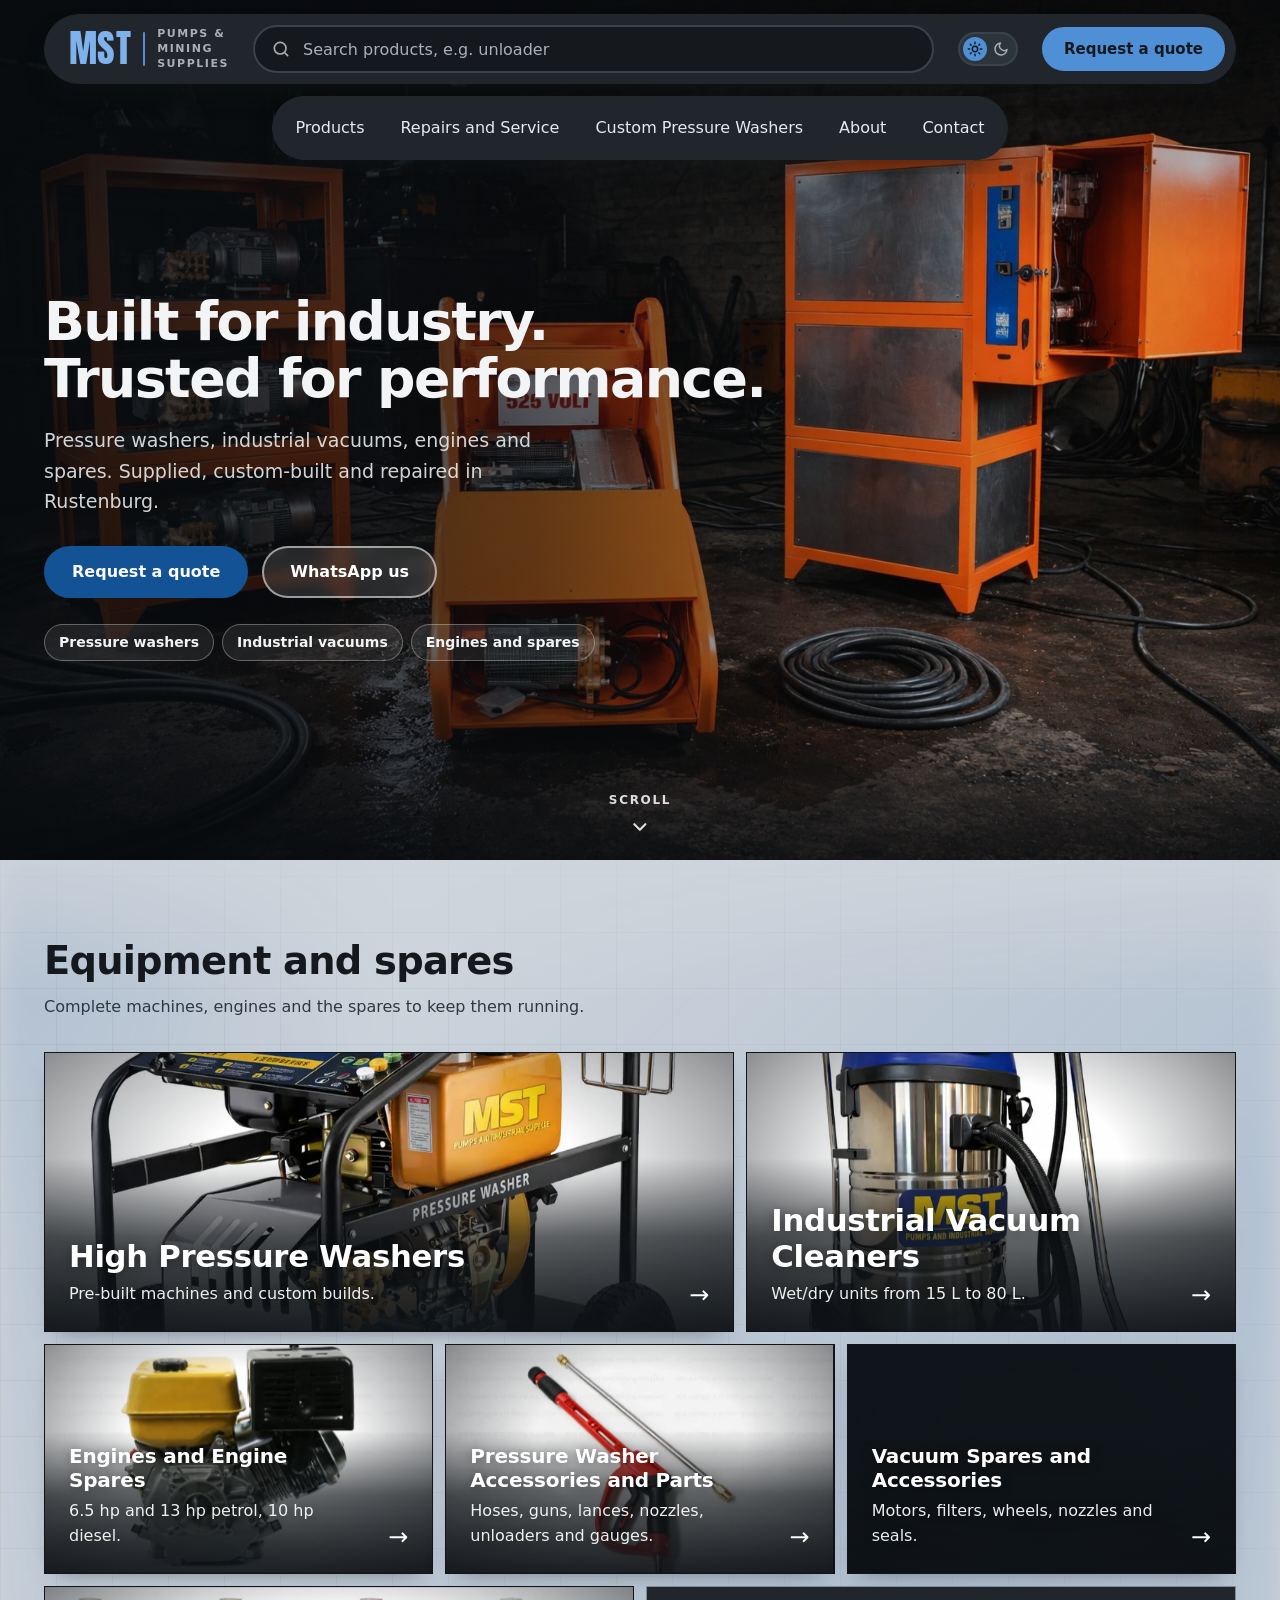
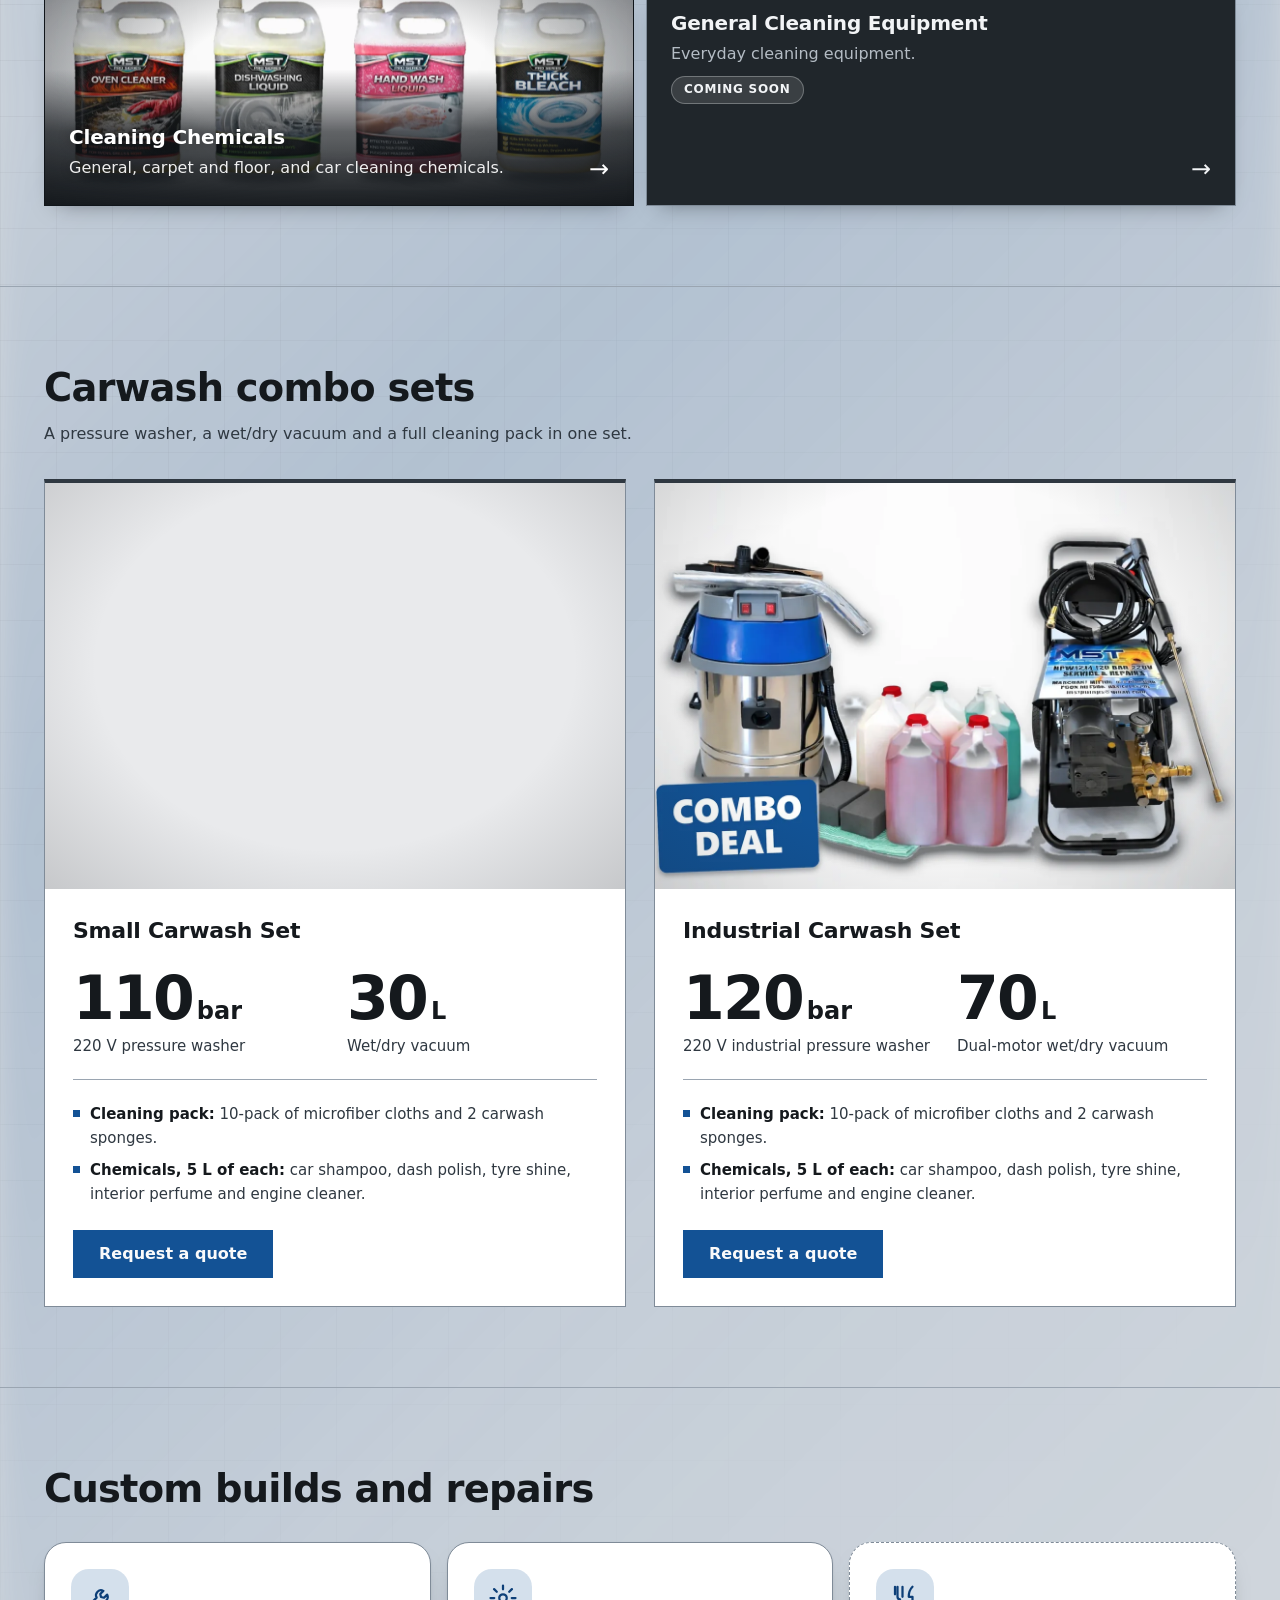
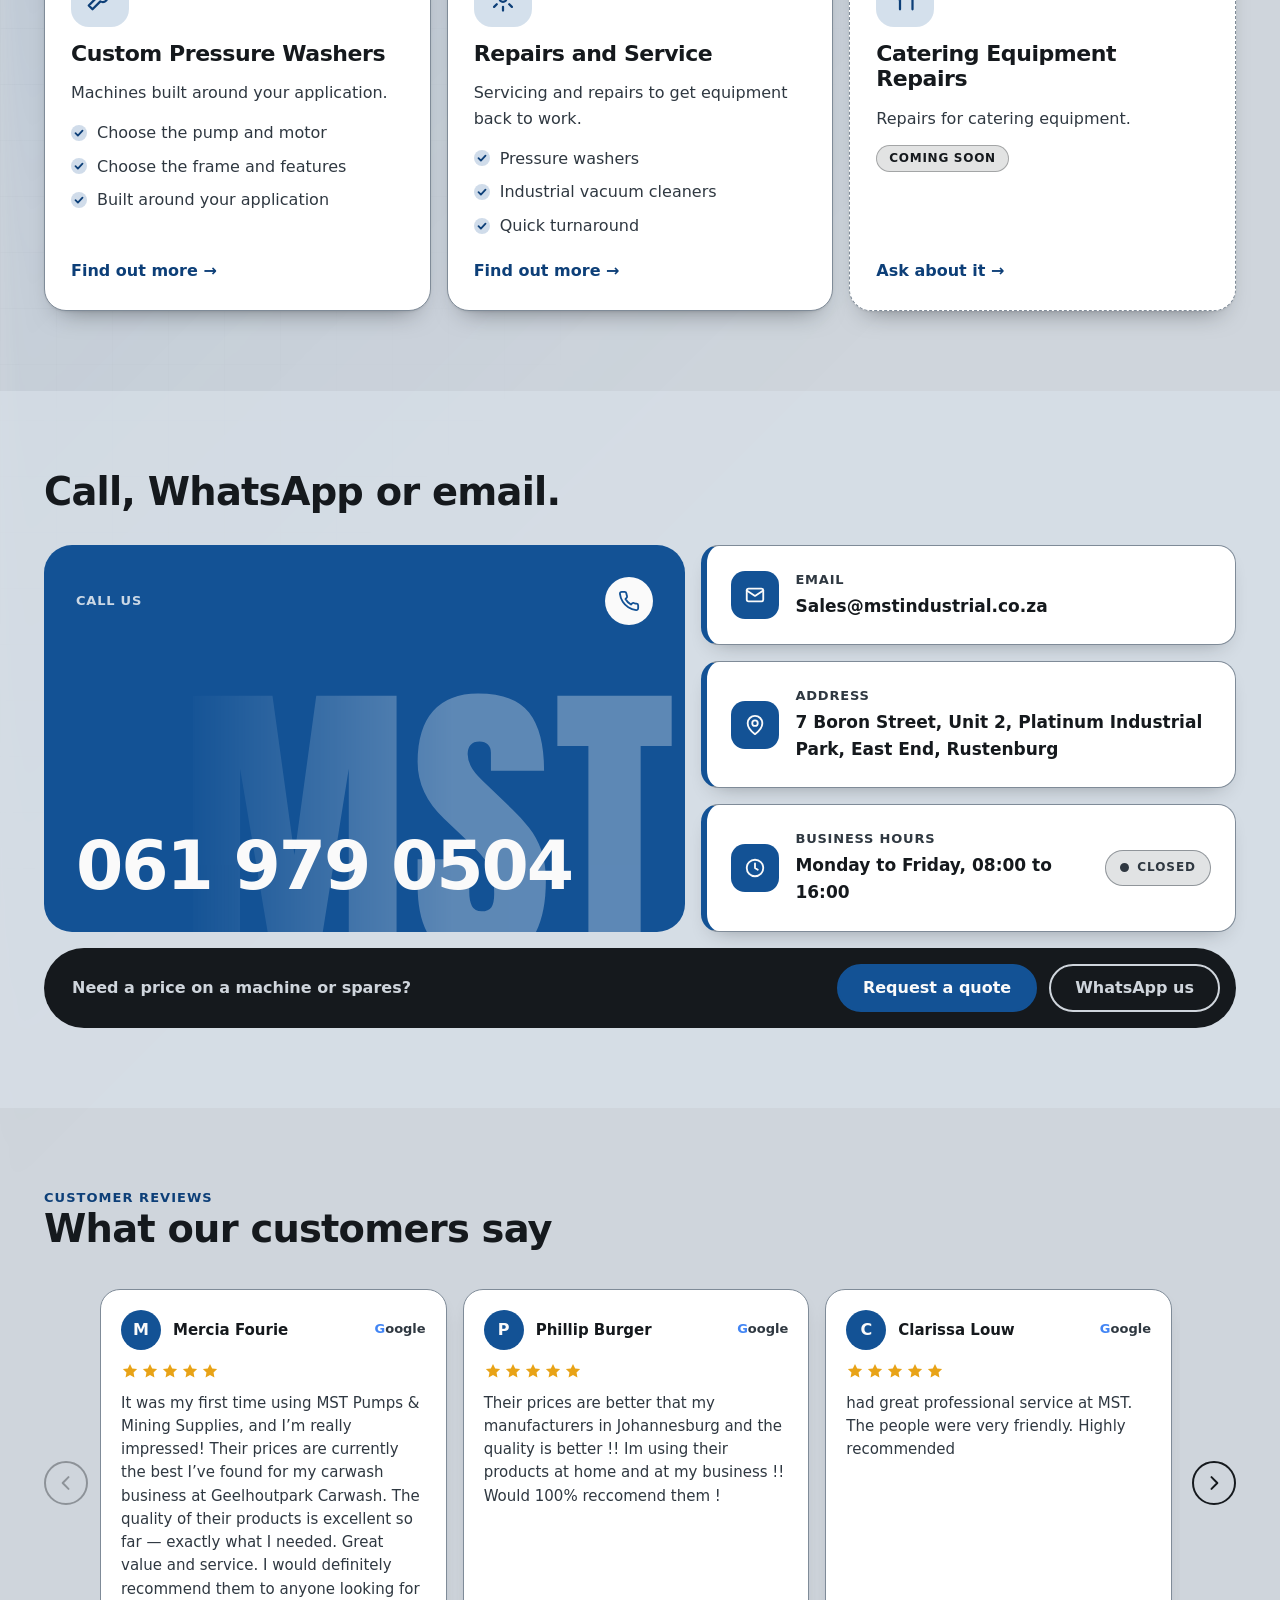
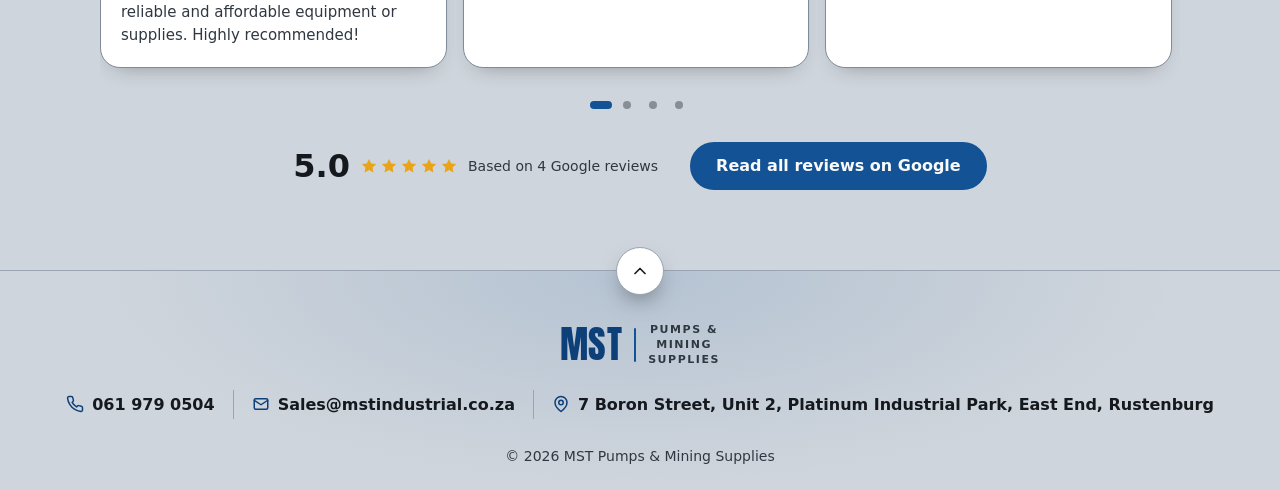
<file: index.html>
<!doctype html>
<html lang="en-ZA" class="no-js">
<head>
  <meta charset="utf-8">
  <meta name="viewport" content="width=device-width, initial-scale=1">
  <title>MST Pumps &amp; Mining Supplies | Pressure washers, vacuums and spares in Rustenburg</title>
  <meta name="description" content="Pressure washers, industrial vacuum cleaners, engines and spares from MST Pumps &amp; Mining Supplies in Rustenburg. Custom builds, repairs and servicing.">
  <meta name="color-scheme" content="light dark">
  <link rel="icon" href="favicon.svg" type="image/svg+xml">
  <link rel="icon" href="favicon.ico" sizes="48x48">
  <link rel="apple-touch-icon" href="apple-touch-icon.png">
  <link rel="canonical" href="https://mstindustrial.co.za/">
  <meta property="og:type" content="website">
  <meta property="og:site_name" content="MST Pumps &amp; Mining Supplies">
  <meta property="og:locale" content="en_ZA">
  <meta property="og:title" content="MST Pumps &amp; Mining Supplies | Rustenburg">
  <meta property="og:description" content="Pressure washers, vacuum cleaners, engines and spares. Custom builds, repairs and servicing.">
  <meta property="og:url" content="https://mstindustrial.co.za/">
  <meta property="og:image" content="https://mstindustrial.co.za/images/share-card-v2.jpg">
  <meta property="og:image:width" content="1200">
  <meta property="og:image:height" content="630">
  <meta property="og:image:alt" content="MST Pumps &amp; Mining Supplies logo on a dark blue card. Built for industry. Call 061 979 0504.">
  <meta name="twitter:card" content="summary_large_image">
  <script>document.documentElement.className = document.documentElement.className.replace("no-js", "js");
  var t = null; try { t = localStorage.getItem("mst-theme"); } catch (e) {} document.documentElement.setAttribute("data-theme", t === "dark" ? "dark" : "light");</script>
  <link rel="preload" href="fonts/anton-latin.woff2" as="font" type="font/woff2" crossorigin>
  <link rel="stylesheet" href="css/styles.css">
  <script type="application/ld+json">
  {
    "@context": "https://schema.org",
    "@type": "LocalBusiness",
    "name": "MST Pumps & Mining Supplies",
    "telephone": "+27619790504",
    "email": "Sales@mstindustrial.co.za",
    "address": {
      "@type": "PostalAddress",
      "streetAddress": "7 Boron Street, Unit 2, Platinum Industrial Park, East End",
      "addressLocality": "Rustenburg",
      "addressCountry": "ZA"
    }
  }
  </script>
</head>
<body id="top" class="home">
  <a class="skip-link" href="#main">Skip to content</a>

  <svg width="0" height="0" style="position:absolute" aria-hidden="true" focusable="false">
    <symbol id="i-phone" viewBox="0 0 24 24"><path d="M22 16.9v3a2 2 0 0 1-2.2 2 19.8 19.8 0 0 1-8.6-3.1 19.5 19.5 0 0 1-6-6A19.8 19.8 0 0 1 2.1 4.2 2 2 0 0 1 4.1 2h3a2 2 0 0 1 2 1.7c.1 1 .4 1.9.7 2.8a2 2 0 0 1-.5 2.1L8.1 9.9a16 16 0 0 0 6 6l1.3-1.3a2 2 0 0 1 2.1-.4c.9.3 1.8.6 2.8.7a2 2 0 0 1 1.7 2z"/></symbol>
    <symbol id="i-mail" viewBox="0 0 24 24"><rect x="3" y="5" width="18" height="14" rx="2"/><path d="m3 7 9 6 9-6"/></symbol>
    <symbol id="i-search" viewBox="0 0 24 24"><circle cx="11" cy="11" r="7"/><path d="m20 20-3.5-3.5"/></symbol>
    <symbol id="i-pin" viewBox="0 0 24 24"><path d="M20 10c0 6-8 12-8 12S4 16 4 10a8 8 0 0 1 16 0z"/><circle cx="12" cy="10" r="3"/></symbol>
    <symbol id="i-star" viewBox="0 0 24 24"><path d="M12 2.5l2.9 6 6.6.9-4.8 4.6 1.2 6.5L12 17.3 6.1 20.5l1.2-6.5L2.5 9.4l6.6-.9z"/></symbol>
    <symbol id="i-clock" viewBox="0 0 24 24"><circle cx="12" cy="12" r="9"/><path d="M12 7v5l3 2"/></symbol>
      <symbol id="i-up" viewBox="0 0 24 24"><path d="m6 15 6-6 6 6"/></symbol>
  </svg>



  <header class="site-header">
    <div class="container">
      <div class="island">
        <!-- TODO LOGO: replace this text wordmark with the real MST logo file (MST LOGO.webp on the current site) -->
        <a class="brand" href="./" aria-label="MST Pumps and Mining Supplies, home">
          <span class="brand-mark" aria-hidden="true">MST</span>
          <span class="brand-rule" aria-hidden="true"></span>
          <span class="brand-sub" aria-hidden="true"><span>Pumps &amp;</span><span>Mining</span><span>Supplies</span></span>
        </a>

        <button class="theme-toggle" id="theme-toggle" type="button" role="switch" aria-checked="false" aria-label="Dark mode" hidden>
          <svg class="i-sun" aria-hidden="true" viewBox="0 0 24 24"><circle cx="12" cy="12" r="4"/><path d="M12 2v2M12 20v2M4.9 4.9l1.4 1.4M17.7 17.7l1.4 1.4M2 12h2M20 12h2M4.9 19.1l1.4-1.4M17.7 6.3l1.4-1.4"/></svg>
          <svg class="i-moon" aria-hidden="true" viewBox="0 0 24 24"><path d="M21 12.8A9 9 0 1 1 11.2 3a7 7 0 0 0 9.8 9.8z"/></svg>
        </button>

        <button class="menu-toggle" type="button" aria-expanded="false" aria-controls="site-nav">Menu</button>

        <form class="hs" data-search data-base="" role="search" action="products/" method="get">
          <div class="hs-field">
            <svg aria-hidden="true"><use href="#i-search"/></svg>
            <input class="hs-input" type="search" name="q" placeholder="Search products, e.g. unloader" aria-label="Search products">
          </div>
          <ul class="hs-list" hidden></ul>
        </form>

        <a class="btn btn-primary" href="mailto:Sales@mstindustrial.co.za?subject=Quote%20request">Request a quote</a>
      </div>
    </div>

  <nav class="site-nav" id="site-nav" aria-label="Main" data-open="false" data-pills data-persist>
    <div class="container">
      <div class="pills" data-pill="slide">
        <a class="nav-link" href="products/">Products</a>
        <a class="nav-link" href="repairs-and-service/">Repairs and Service</a>
        <a class="nav-link" href="custom-pressure-washers/">Custom Pressure Washers</a>
        <a class="nav-link" href="about/">About</a>
        <a class="nav-link" href="#contact">Contact</a>
      </div>
    </div>
  </nav>
  </header>
  <main id="main">

    <section class="hero" aria-labelledby="hero-title">
      <div class="container hero-copy">
        <h1 id="hero-title">
          <span>Built for industry.</span>
          <span>Trusted for performance.</span>
        </h1>
        <p class="hero-sub">Pressure washers, industrial vacuums, engines and spares. Supplied, custom-built and repaired in Rustenburg.</p>
        <div class="btn-row">
          <a class="btn btn-primary" href="mailto:Sales@mstindustrial.co.za?subject=Quote%20request">Request a quote</a>
          <a class="btn btn-ghost" href="https://wa.me/27619790504">WhatsApp us</a>
        </div>
        <ul class="hero-tags">
          <li>Pressure washers</li>
          <li>Industrial vacuums</li>
          <li>Engines and spares</li>
        </ul>
      </div>
      <a class="hero-cue" href="#range">
        <span>Scroll</span>
        <svg viewBox="0 0 24 24" aria-hidden="true"><path d="m6 9 6 6 6-6"/></svg>
      </a>
    </section>

    <section class="range" id="range" aria-labelledby="range-title">
      <div class="container">
        <h2 class="section-title" id="range-title">Equipment and spares</h2>
        <p class="section-lede">Complete machines, engines and the spares to keep them running.</p>

        <!-- TODO PHOTOS: one real product photo per tile would lift this section. Tiles are text only for now. -->
        <div class="bento">
          <a class="tile tile--large tile--steel t-a tile--photo" href="products/#high-pressure-washers">
            <span class="tile-photo" aria-hidden="true"><img src="images/home/tile-pressure-washers.webp" alt="" width="900" height="900" loading="lazy" decoding="async"></span>
            <div>
              <h3>High Pressure Washers</h3>
              <p>Pre-built machines and custom builds.</p>
            </div>
            <span class="tile-arrow" aria-hidden="true">&rarr;</span>
          </a>
          <a class="tile tile--large tile--accent t-b tile--photo" href="products/#industrial-vacuum-cleaners">
            <span class="tile-photo" aria-hidden="true"><img src="images/home/tile-vacuum-cleaners.webp" alt="" width="700" height="700" loading="lazy" decoding="async"></span>
            <div>
              <h3>Industrial Vacuum Cleaners</h3>
              <p>Wet/dry units from 15 L to 80 L.</p>
            </div>
            <span class="tile-arrow" aria-hidden="true">&rarr;</span>
          </a>
          <a class="tile t-c tile--photo" href="products/#engines-engine-spares">
            <span class="tile-photo" aria-hidden="true"><img src="images/home/tile-engines.webp" alt="" width="800" height="533" loading="lazy" decoding="async"></span>
            <div>
              <h3>Engines and Engine Spares</h3>
              <p>6.5 hp and 13 hp petrol, 10 hp diesel.</p>
            </div>
            <span class="tile-arrow" aria-hidden="true">&rarr;</span>
          </a>
          <a class="tile t-d tile--photo" href="products/#pressure-washer-accessories">
            <span class="tile-photo" aria-hidden="true"><img src="images/home/tile-accessories.webp" alt="" width="800" height="533" loading="lazy" decoding="async"></span>
            <div>
              <h3>Pressure Washer Accessories and Parts</h3>
              <p>Hoses, guns, lances, nozzles, unloaders and gauges.</p>
            </div>
            <span class="tile-arrow" aria-hidden="true">&rarr;</span>
          </a>
          <a class="tile t-e tile--photo" href="products/#vacuum-spares">
            <span class="tile-photo" aria-hidden="true"><img src="images/home/tile-vacuum-spares.webp" alt="" width="760" height="760" loading="lazy" decoding="async"></span>
            <div>
              <h3>Vacuum Spares and Accessories</h3>
              <p>Motors, filters, wheels, nozzles and seals.</p>
            </div>
            <span class="tile-arrow" aria-hidden="true">&rarr;</span>
          </a>
          <a class="tile tile--steel t-f tile--photo" href="products/#cleaning-chemicals">
            <span class="tile-photo" aria-hidden="true"><img src="images/home/tile-chemicals.webp" alt="" width="1400" height="480" loading="lazy" decoding="async"></span>
            <div>
              <h3>Cleaning Chemicals</h3>
              <p>General, carpet and floor, and car cleaning chemicals.</p>
            </div>
            <span class="tile-arrow" aria-hidden="true">&rarr;</span>
          </a>
          <a class="tile tile--steel t-g" href="mailto:Sales@mstindustrial.co.za?subject=Quote%20request%3A%20General%20cleaning%20equipment">
            <div>
              <h3>General Cleaning Equipment</h3>
              <p>Everyday cleaning equipment.</p>
              <span class="soon">Coming soon</span>
            </div>
            <span class="tile-arrow" aria-hidden="true">&rarr;</span>
          </a>
        </div>
        <div class="bento-hint">
          <span class="bento-dots">
            <button type="button" aria-label="Show High Pressure Washers"></button>
            <button type="button" aria-label="Show Industrial Vacuum Cleaners"></button>
            <button type="button" aria-label="Show Engines and Engine Spares"></button>
            <button type="button" aria-label="Show Pressure Washer Accessories and Parts"></button>
            <button type="button" aria-label="Show Vacuum Spares and Accessories"></button>
            <button type="button" aria-label="Show Cleaning Chemicals"></button>
            <button type="button" aria-label="Show General Cleaning Equipment"></button>
          </span>
          <span class="bento-swipe" aria-hidden="true">Swipe for more <span>&rarr;</span></span>
        </div>
      </div>
    </section>

    <section class="carwash" id="carwash" aria-labelledby="carwash-title">
      <div class="container">
        <h2 class="section-title" id="carwash-title">Carwash combo sets</h2>
        <p class="section-lede">A pressure washer, a wet/dry vacuum and a full cleaning pack in one set.</p>

        <div class="kits">
          <article class="kit">
            <div class="kit-photo"><img src="images/promo/carwash-small-set.webp" alt="Small carwash set: a pressure washer, a wet/dry vacuum, sponges and 5 L chemicals" width="1200" height="857" loading="lazy" decoding="async"></div>
            <h3>Small Carwash Set</h3>
            <div class="kit-stats">
              <div>
                <p class="stat-num">110<span class="stat-unit">bar</span></p>
                <p class="stat-label">220 V pressure washer</p>
              </div>
              <div>
                <p class="stat-num">30<span class="stat-unit">L</span></p>
                <p class="stat-label">Wet/dry vacuum</p>
              </div>
            </div>
            <ul class="kit-included">
              <li><span><b>Cleaning pack:</b> 10-pack of microfiber cloths and 2 carwash sponges.</span></li>
              <li><span><b>Chemicals, 5 L of each:</b> car shampoo, dash polish, tyre shine, interior perfume and engine cleaner.</span></li>
            </ul>
            <a class="btn btn-primary" href="mailto:Sales@mstindustrial.co.za?subject=Quote%20request%3A%20Small%20Carwash%20Set" aria-label="Request a quote for the Small Carwash Set">Request a quote</a>
          </article>
          <article class="kit">
            <div class="kit-photo"><img src="images/promo/carwash-industrial-set.webp" alt="Industrial carwash set: an industrial pressure washer, a dual-motor wet/dry vacuum, sponges and 5 L chemicals" width="1200" height="840" loading="lazy" decoding="async"></div>
            <h3>Industrial Carwash Set</h3>
            <div class="kit-stats">
              <div>
                <p class="stat-num">120<span class="stat-unit">bar</span></p>
                <p class="stat-label">220 V industrial pressure washer</p>
              </div>
              <div>
                <p class="stat-num">70<span class="stat-unit">L</span></p>
                <p class="stat-label">Dual-motor wet/dry vacuum</p>
              </div>
            </div>
            <ul class="kit-included">
              <li><span><b>Cleaning pack:</b> 10-pack of microfiber cloths and 2 carwash sponges.</span></li>
              <li><span><b>Chemicals, 5 L of each:</b> car shampoo, dash polish, tyre shine, interior perfume and engine cleaner.</span></li>
            </ul>
            <a class="btn btn-primary" href="mailto:Sales@mstindustrial.co.za?subject=Quote%20request%3A%20Industrial%20Carwash%20Set" aria-label="Request a quote for the Industrial Carwash Set">Request a quote</a>
          </article>
        </div>
      </div>
    </section>

    <section class="services" id="services" aria-labelledby="services-title">
      <div class="container">
        <h2 class="section-title" id="services-title">Custom builds and repairs</h2>

        <div class="specs">
          <a class="spec" href="custom-pressure-washers/">
            <span class="spec-icon" aria-hidden="true"><svg viewBox="0 0 24 24"><path d="M14.7 6.3a4 4 0 0 0-5.4 5.4L3 18l3 3 6.3-6.3a4 4 0 0 0 5.4-5.4l-2.5 2.5-2.4-.6-.6-2.4z"/></svg></span>
            <h3>Custom Pressure Washers</h3>
            <p>Machines built around your application.</p>
            <ul>
              <li>Choose the pump and motor</li>
              <li>Choose the frame and features</li>
              <li>Built around your application</li>
            </ul>
            <span class="spec-link">Find out more <span aria-hidden="true">&rarr;</span></span>
          </a>
          <a class="spec" href="repairs-and-service/">
            <span class="spec-icon" aria-hidden="true"><svg viewBox="0 0 24 24"><circle cx="12" cy="12" r="3"/><path d="M12 2v3M12 19v3M2 12h3M19 12h3M4.9 4.9l2.1 2.1M17 17l2.1 2.1M4.9 19.1 7 17M17 7l2.1-2.1"/></svg></span>
            <h3>Repairs and Service</h3>
            <p>Servicing and repairs to get equipment back to work.</p>
            <ul>
              <li>Pressure washers</li>
              <li>Industrial vacuum cleaners</li>
              <li>Quick turnaround</li>
            </ul>
            <span class="spec-link">Find out more <span aria-hidden="true">&rarr;</span></span>
          </a>
          <a class="spec spec--soon" href="mailto:Sales@mstindustrial.co.za?subject=Quote%20request%3A%20Catering%20equipment%20repairs">
            <span class="spec-icon" aria-hidden="true"><svg viewBox="0 0 24 24"><path d="M6 3v8a2 2 0 0 0 2 2v8M10 3v8M4 3v6M18 3c-2 2-3 5-3 8h3v10"/></svg></span>
            <h3>Catering Equipment Repairs</h3>
            <p>Repairs for catering equipment.</p>
            <span class="soon">Coming soon</span>
            <span class="spec-link">Ask about it <span aria-hidden="true">&rarr;</span></span>
          </a>
        </div>
      </div>
    </section>

    <section class="contact" id="contact" aria-labelledby="contact-title">
      <div class="container">
        <h2 class="section-title" id="contact-title">Call, WhatsApp or email.</h2>

        <div class="contact-grid">
          <a class="contact-phone" href="tel:+27619790504">
            <span class="contact-phone-top">
              <span class="contact-label">Call us</span>
              <span class="ico" aria-hidden="true"><svg><use href="#i-phone"/></svg></span>
            </span>
            <span class="phone">061 979 0504</span>
          </a>

          <div class="contact-side">
            <a class="contact-card" href="mailto:Sales@mstindustrial.co.za" data-enquiry>
              <span class="ico ico--soft" aria-hidden="true"><svg><use href="#i-mail"/></svg></span>
              <span>
                <span class="contact-label">Email</span>
                <span class="contact-value">Sales@mstindustrial.co.za</span>
              </span>
            </a>
            <div class="contact-card">
              <span class="ico ico--soft" aria-hidden="true"><svg><use href="#i-pin"/></svg></span>
              <div>
                <p class="contact-label">Address</p>
                <address class="contact-value">7 Boron Street, Unit 2, Platinum Industrial Park, East End, Rustenburg</address>
              </div>
            </div>
            <div class="contact-card contact-card--hours">
              <span class="ico ico--soft" aria-hidden="true"><svg><use href="#i-clock"/></svg></span>
              <div>
                <p class="contact-label">Business hours</p>
                <p class="contact-value">Monday to Friday, 08:00 to 16:00</p>
              </div>
              <span class="open-status" hidden role="status"></span>
            </div>
          </div>

          <div class="contact-bar">
            <p>Need a price on a machine or spares?</p>
            <div class="btn-row">
              <a class="btn btn-primary" href="mailto:Sales@mstindustrial.co.za?subject=Quote%20request">Request a quote</a>
              <a class="btn btn-secondary" href="https://wa.me/27619790504">WhatsApp us</a>
            </div>
          </div>
        </div>
      </div>
    </section>
    <section class="reviews" id="reviews" aria-labelledby="reviews-title">
      <div class="container">
        <p class="eyebrow">Customer reviews</p>
        <h2 class="section-title" id="reviews-title">What our customers say</h2>

        <div class="rv-wrap">
          <button class="rv-arrow rv-prev" type="button" aria-label="Previous reviews"><svg viewBox="0 0 24 24" aria-hidden="true"><path d="M15 5l-7 7 7 7"/></svg></button>
          <ul class="rv-track" tabindex="0" aria-label="Google reviews, swipe or use the arrow keys">
          <li class="rv-card">
            <figure>
              <div class="rv-top">
                <span class="rv-av" aria-hidden="true">M</span>
                <div class="rv-who"><b>Mercia Fourie</b></div>
                <span class="rv-g" aria-label="Google review"><b>G</b>oogle</span>
              </div>
              <div class="rv-stars" role="img" aria-label="5 out of 5 stars"><svg viewBox="0 0 24 24" aria-hidden="true"><use href="#i-star"/></svg><svg viewBox="0 0 24 24" aria-hidden="true"><use href="#i-star"/></svg><svg viewBox="0 0 24 24" aria-hidden="true"><use href="#i-star"/></svg><svg viewBox="0 0 24 24" aria-hidden="true"><use href="#i-star"/></svg><svg viewBox="0 0 24 24" aria-hidden="true"><use href="#i-star"/></svg></div>
              <blockquote>It was my first time using MST Pumps &amp; Mining Supplies, and I’m really impressed! Their prices are currently the best I’ve found for my carwash business at Geelhoutpark Carwash. The quality of their products is excellent so far — exactly what I needed. Great value and service. I would definitely recommend them to anyone looking for reliable and affordable equipment or supplies. Highly recommended!</blockquote>
            </figure>
          </li>
          <li class="rv-card">
            <figure>
              <div class="rv-top">
                <span class="rv-av" aria-hidden="true">P</span>
                <div class="rv-who"><b>Phillip Burger</b></div>
                <span class="rv-g" aria-label="Google review"><b>G</b>oogle</span>
              </div>
              <div class="rv-stars" role="img" aria-label="5 out of 5 stars"><svg viewBox="0 0 24 24" aria-hidden="true"><use href="#i-star"/></svg><svg viewBox="0 0 24 24" aria-hidden="true"><use href="#i-star"/></svg><svg viewBox="0 0 24 24" aria-hidden="true"><use href="#i-star"/></svg><svg viewBox="0 0 24 24" aria-hidden="true"><use href="#i-star"/></svg><svg viewBox="0 0 24 24" aria-hidden="true"><use href="#i-star"/></svg></div>
              <blockquote>Their prices are better that my manufacturers in Johannesburg and the quality is better !! Im using their products at home and at my business !! Would 100% reccomend them !</blockquote>
            </figure>
          </li>
          <li class="rv-card">
            <figure>
              <div class="rv-top">
                <span class="rv-av" aria-hidden="true">C</span>
                <div class="rv-who"><b>Clarissa Louw</b></div>
                <span class="rv-g" aria-label="Google review"><b>G</b>oogle</span>
              </div>
              <div class="rv-stars" role="img" aria-label="5 out of 5 stars"><svg viewBox="0 0 24 24" aria-hidden="true"><use href="#i-star"/></svg><svg viewBox="0 0 24 24" aria-hidden="true"><use href="#i-star"/></svg><svg viewBox="0 0 24 24" aria-hidden="true"><use href="#i-star"/></svg><svg viewBox="0 0 24 24" aria-hidden="true"><use href="#i-star"/></svg><svg viewBox="0 0 24 24" aria-hidden="true"><use href="#i-star"/></svg></div>
              <blockquote>had great professional service at MST. The people were very friendly. Highly recommended</blockquote>
            </figure>
          </li>
          <li class="rv-card">
            <figure>
              <div class="rv-top">
                <span class="rv-av" aria-hidden="true">S</span>
                <div class="rv-who"><b>Stephen Pople</b></div>
                <span class="rv-g" aria-label="Google review"><b>G</b>oogle</span>
              </div>
              <div class="rv-stars" role="img" aria-label="5 out of 5 stars"><svg viewBox="0 0 24 24" aria-hidden="true"><use href="#i-star"/></svg><svg viewBox="0 0 24 24" aria-hidden="true"><use href="#i-star"/></svg><svg viewBox="0 0 24 24" aria-hidden="true"><use href="#i-star"/></svg><svg viewBox="0 0 24 24" aria-hidden="true"><use href="#i-star"/></svg><svg viewBox="0 0 24 24" aria-hidden="true"><use href="#i-star"/></svg></div>
              <blockquote>BEST QUALITY !! BEST PRICE!!</blockquote>
            </figure>
          </li>
          </ul>
          <button class="rv-arrow rv-next" type="button" aria-label="Next reviews"><svg viewBox="0 0 24 24" aria-hidden="true"><path d="M9 5l7 7-7 7"/></svg></button>
        </div>
        <div class="rv-dots" aria-hidden="true"></div>

        <div class="rv-foot">
          <div class="rv-score"><b>5.0</b><span class="rv-stars" role="img" aria-label="5 out of 5 stars"><svg viewBox="0 0 24 24" aria-hidden="true"><use href="#i-star"/></svg><svg viewBox="0 0 24 24" aria-hidden="true"><use href="#i-star"/></svg><svg viewBox="0 0 24 24" aria-hidden="true"><use href="#i-star"/></svg><svg viewBox="0 0 24 24" aria-hidden="true"><use href="#i-star"/></svg><svg viewBox="0 0 24 24" aria-hidden="true"><use href="#i-star"/></svg></span><small>Based on 4 Google reviews</small></div>
          <a class="btn btn-primary" href="https://share.google/O1Ms95qHfLD43FzFc" target="_blank" rel="noopener">Read all reviews on Google</a>
        </div>
      </div>
    </section>
  </main>

  <footer class="site-footer">
    <a class="footer-up" href="#" aria-label="Back to top"><svg aria-hidden="true"><use href="#i-up"/></svg></a>
    <div class="container">
      <a class="footer-brand" href="./" aria-label="MST Pumps and Mining Supplies, home">
        <span class="brand-mark" aria-hidden="true">MST</span>
        <span class="brand-rule" aria-hidden="true"></span>
        <span class="brand-sub" aria-hidden="true"><span>Pumps &amp;</span><span>Mining</span><span>Supplies</span></span>
      </a>
      <div class="footer-line">
        <a href="tel:+27619790504"><svg aria-hidden="true"><use href="#i-phone"/></svg>061 979 0504</a>
        <a href="mailto:Sales@mstindustrial.co.za" data-enquiry><svg aria-hidden="true"><use href="#i-mail"/></svg>Sales@mstindustrial.co.za</a>
        <address><svg aria-hidden="true"><use href="#i-pin"/></svg>7 Boron Street, Unit 2, Platinum Industrial Park, East End, Rustenburg</address>
      </div>
      <p class="footer-copy">&copy; 2026 MST Pumps &amp; Mining Supplies</p>
    </div>
  </footer>

  <script src="js/main.js" defer></script>
  <script src="js/catalogue.js" defer></script>
  <script src="js/search.js" defer></script>
  <script src="js/nav-pill.js" defer></script>
  <script src="js/quote.js" defer></script>
  <script src="js/quote-list.js" defer></script>
  <script src="js/reviews.js" defer></script>
</body>
</html>
</file>
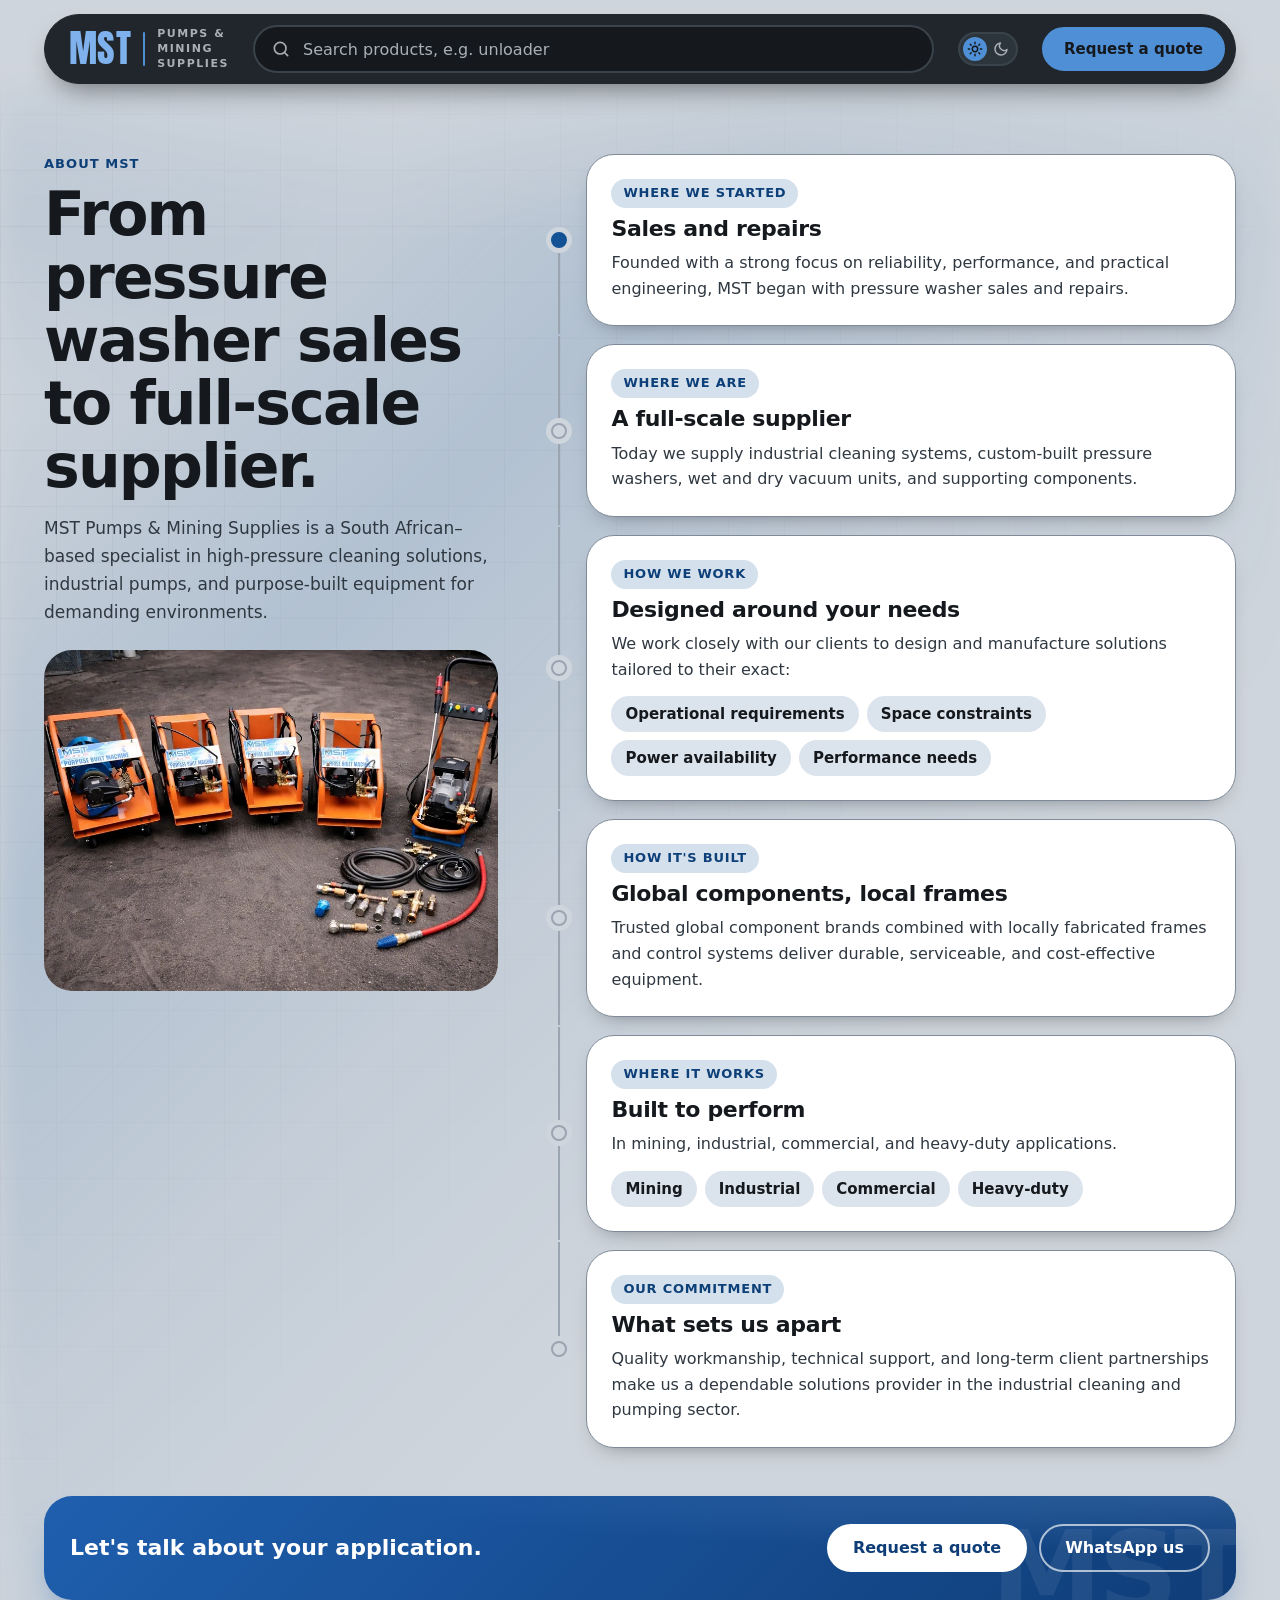
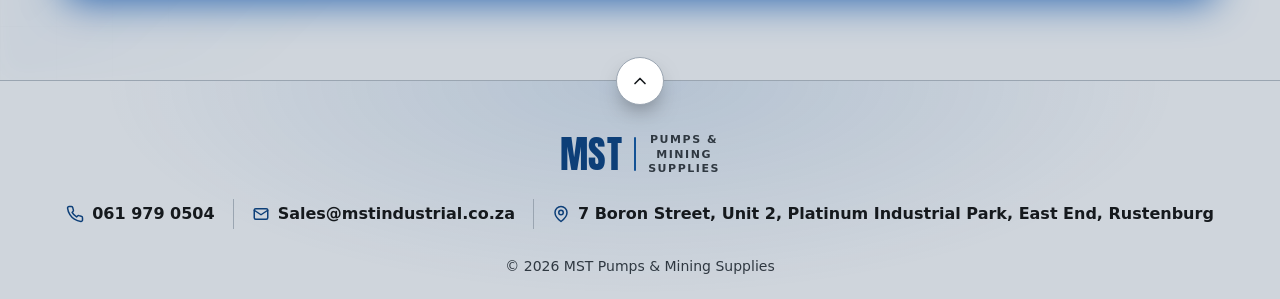
<file: about/index.html>
<!doctype html>
<html lang="en-ZA" class="no-js">
<head>
  <meta charset="utf-8">
  <meta name="viewport" content="width=device-width, initial-scale=1">
  <title>About Us | MST Pumps &amp; Mining Supplies</title>
  <meta name="description" content="MST Pumps &amp; Mining Supplies is a South African-based specialist in high-pressure cleaning solutions, industrial pumps and purpose-built equipment for demanding environments.">
  <meta name="color-scheme" content="light dark">
  <link rel="icon" href="../favicon.svg" type="image/svg+xml">
  <link rel="icon" href="../favicon.ico" sizes="48x48">
  <link rel="apple-touch-icon" href="../apple-touch-icon.png">
  <link rel="canonical" href="https://mstindustrial.co.za/about/">
  <meta property="og:type" content="website">
  <meta property="og:site_name" content="MST Pumps &amp; Mining Supplies">
  <meta property="og:locale" content="en_ZA">
  <meta property="og:title" content="About Us | MST Pumps &amp; Mining Supplies">
  <meta property="og:description" content="MST Pumps &amp; Mining Supplies is a South African-based specialist in high-pressure cleaning solutions, industrial pumps and purpose-built equipment for demanding environments.">
  <meta property="og:url" content="https://mstindustrial.co.za/about/">
  <meta property="og:image" content="https://mstindustrial.co.za/images/share-card-v2.jpg">
  <meta property="og:image:width" content="1200">
  <meta property="og:image:height" content="630">
  <meta property="og:image:alt" content="MST Pumps &amp; Mining Supplies logo on a dark blue card. Built for industry. Call 061 979 0504.">
  <meta name="twitter:card" content="summary_large_image">
  <script>document.documentElement.className = document.documentElement.className.replace("no-js", "js");
  var t = null; try { t = localStorage.getItem("mst-theme"); } catch (e) {} document.documentElement.setAttribute("data-theme", t === "dark" ? "dark" : "light");</script>
  <link rel="preload" href="../fonts/anton-latin.woff2" as="font" type="font/woff2" crossorigin>
  <link rel="stylesheet" href="../css/styles.css">
</head>
<body>
  <a class="skip-link" href="#main">Skip to content</a>



  <svg width="0" height="0" style="position:absolute" aria-hidden="true" focusable="false">
    <symbol id="i-search" viewBox="0 0 24 24"><circle cx="11" cy="11" r="7"/><path d="m20 20-3.5-3.5"/></symbol>
    <symbol id="i-grid" viewBox="0 0 24 24"><rect x="4" y="4" width="6.5" height="6.5" rx="1.5"/><rect x="13.5" y="4" width="6.5" height="6.5" rx="1.5"/><rect x="4" y="13.5" width="6.5" height="6.5" rx="1.5"/><rect x="13.5" y="13.5" width="6.5" height="6.5" rx="1.5"/></symbol>
    <symbol id="i-chev" viewBox="0 0 24 24"><path d="m6 9 6 6 6-6"/></symbol>
    <symbol id="i-tick" viewBox="0 0 24 24"><path d="m5 12 5 5 9-10"/></symbol>
      <symbol id="i-phone" viewBox="0 0 24 24"><path d="M22 16.9v3a2 2 0 0 1-2.2 2 19.8 19.8 0 0 1-8.6-3.1 19.5 19.5 0 0 1-6-6A19.8 19.8 0 0 1 2.1 4.2 2 2 0 0 1 4.1 2h3a2 2 0 0 1 2 1.7c.1 1 .4 1.9.7 2.8a2 2 0 0 1-.5 2.1L8.1 9.9a16 16 0 0 0 6 6l1.3-1.3a2 2 0 0 1 2.1-.4c.9.3 1.8.6 2.8.7a2 2 0 0 1 1.7 2z"/></symbol>
      <symbol id="i-mail" viewBox="0 0 24 24"><rect x="3" y="5" width="18" height="14" rx="2"/><path d="m3 7 9 6 9-6"/></symbol>
      <symbol id="i-pin" viewBox="0 0 24 24"><path d="M20 10c0 6-8 12-8 12S4 16 4 10a8 8 0 0 1 16 0z"/><circle cx="12" cy="10" r="3"/></symbol>
      <symbol id="i-up" viewBox="0 0 24 24"><path d="m6 15 6-6 6 6"/></symbol>
  </svg>

  <header class="site-header">
    <div class="container">
      <div class="island">
        <!-- TODO LOGO: replace this text wordmark with the real MST logo file (MST LOGO.webp on the current site) -->
        <a class="brand" href="../" aria-label="MST Pumps and Mining Supplies, home">
          <span class="brand-mark" aria-hidden="true">MST</span>
          <span class="brand-rule" aria-hidden="true"></span>
          <span class="brand-sub" aria-hidden="true"><span>Pumps &amp;</span><span>Mining</span><span>Supplies</span></span>
        </a>

        <button class="theme-toggle" id="theme-toggle" type="button" role="switch" aria-checked="false" aria-label="Dark mode" hidden>
          <svg class="i-sun" aria-hidden="true" viewBox="0 0 24 24"><circle cx="12" cy="12" r="4"/><path d="M12 2v2M12 20v2M4.9 4.9l1.4 1.4M17.7 17.7l1.4 1.4M2 12h2M20 12h2M4.9 19.1l1.4-1.4M17.7 6.3l1.4-1.4"/></svg>
          <svg class="i-moon" aria-hidden="true" viewBox="0 0 24 24"><path d="M21 12.8A9 9 0 1 1 11.2 3a7 7 0 0 0 9.8 9.8z"/></svg>
        </button>

        <button class="menu-toggle" type="button" aria-expanded="false" aria-controls="site-nav">Menu</button>

        <form class="hs" data-search data-base="../" role="search" action="../products/" method="get">
          <div class="hs-field">
            <svg aria-hidden="true"><use href="#i-search"/></svg>
            <input class="hs-input" type="search" name="q" placeholder="Search products, e.g. unloader" aria-label="Search products">
          </div>
          <ul class="hs-list" hidden></ul>
        </form>

        <a class="btn btn-primary" href="mailto:Sales@mstindustrial.co.za?subject=Quote%20request">Request a quote</a>
      </div>
    </div>

  <nav class="site-nav" id="site-nav" aria-label="Main" data-open="false" data-pills data-persist>
    <div class="container">
      <div class="pills" data-pill="slide">
        <a class="nav-link" href="../products/">Products</a>
        <a class="nav-link" href="../repairs-and-service/">Repairs and Service</a>
        <a class="nav-link" href="../custom-pressure-washers/">Custom Pressure Washers</a>
        <a class="nav-link" href="./" aria-current="page">About</a>
        <a class="nav-link" href="../#contact">Contact</a>
      </div>
    </div>
  </nav>
  </header>
  <main id="main">
    <section class="about" aria-labelledby="about-title">
      <div class="container about-wrap">
        <div class="about-side">
          <p class="eyebrow">About MST</p>
          <h1 id="about-title">From pressure washer sales to full-scale supplier.</h1>
          <p class="about-lead">MST Pumps &amp; Mining Supplies is a South African–based specialist in high-pressure cleaning solutions, industrial pumps, and purpose-built equipment for demanding environments.</p>
          <!-- TEMP PHOTO: hotlinked from the current site for reference. Save a local copy (about 1200 x 900, 4:3) before launch. -->
          <div class="photo-slot photo-slot--img about-photo"><img src="../images/about-builds.webp" alt="A row of custom-built orange MST pressure washers with hoses and fittings" width="900" height="675" loading="lazy"></div>
        </div>

        <ol class="journey">
          <li class="step">
            <span class="step-tag">Where we started</span>
            <h2>Sales and repairs</h2>
            <p>Founded with a strong focus on reliability, performance, and practical engineering, MST began with pressure washer sales and repairs.</p>
          </li>
          <li class="step">
            <span class="step-tag">Where we are</span>
            <h2>A full-scale supplier</h2>
            <p>Today we supply industrial cleaning systems, custom-built pressure washers, wet and dry vacuum units, and supporting components.</p>
          </li>
          <li class="step">
            <span class="step-tag">How we work</span>
            <h2>Designed around your needs</h2>
            <p>We work closely with our clients to design and manufacture solutions tailored to their exact:</p>
            <ul class="step-chips">
              <li>Operational requirements</li>
              <li>Space constraints</li>
              <li>Power availability</li>
              <li>Performance needs</li>
            </ul>
          </li>
          <li class="step">
            <span class="step-tag">How it's built</span>
            <h2>Global components, local frames</h2>
            <p>Trusted global component brands combined with locally fabricated frames and control systems deliver durable, serviceable, and cost-effective equipment.</p>
          </li>
          <li class="step">
            <span class="step-tag">Where it works</span>
            <h2>Built to perform</h2>
            <p>In mining, industrial, commercial, and heavy-duty applications.</p>
            <ul class="step-chips">
              <li>Mining</li>
              <li>Industrial</li>
              <li>Commercial</li>
              <li>Heavy-duty</li>
            </ul>
          </li>
          <li class="step">
            <span class="step-tag">Our commitment</span>
            <h2>What sets us apart</h2>
            <p>Quality workmanship, technical support, and long-term client partnerships make us a dependable solutions provider in the industrial cleaning and pumping sector.</p>
          </li>
        </ol>
      </div>

      <div class="container">
        <div class="about-cta">
          <p>Let's talk about your application.</p>
          <div class="btn-row">
            <a class="btn btn-primary" href="mailto:Sales@mstindustrial.co.za?subject=Quote%20request">Request a quote</a>
            <a class="btn btn-secondary" href="https://wa.me/27619790504">WhatsApp us</a>
          </div>
        </div>
      </div>
    </section>
  </main>

  <footer class="site-footer">
    <a class="footer-up" href="#" aria-label="Back to top"><svg aria-hidden="true"><use href="#i-up"/></svg></a>
    <div class="container">
      <a class="footer-brand" href="../" aria-label="MST Pumps and Mining Supplies, home">
        <span class="brand-mark" aria-hidden="true">MST</span>
        <span class="brand-rule" aria-hidden="true"></span>
        <span class="brand-sub" aria-hidden="true"><span>Pumps &amp;</span><span>Mining</span><span>Supplies</span></span>
      </a>
      <div class="footer-line">
        <a href="tel:+27619790504"><svg aria-hidden="true"><use href="#i-phone"/></svg>061 979 0504</a>
        <a href="mailto:Sales@mstindustrial.co.za" data-enquiry><svg aria-hidden="true"><use href="#i-mail"/></svg>Sales@mstindustrial.co.za</a>
        <address><svg aria-hidden="true"><use href="#i-pin"/></svg>7 Boron Street, Unit 2, Platinum Industrial Park, East End, Rustenburg</address>
      </div>
      <p class="footer-copy">&copy; 2026 MST Pumps &amp; Mining Supplies</p>
    </div>
  </footer>

  <script src="../js/main.js" defer></script>
  <script src="../js/catalogue.js" defer></script>
  <script src="../js/search.js" defer></script>
  <script src="../js/nav-pill.js" defer></script>
  <script src="../js/quote.js" defer></script>
  <script src="../js/quote-list.js" defer></script>
  <script src="../js/journey.js" defer></script>
</body>
</html>
</file>
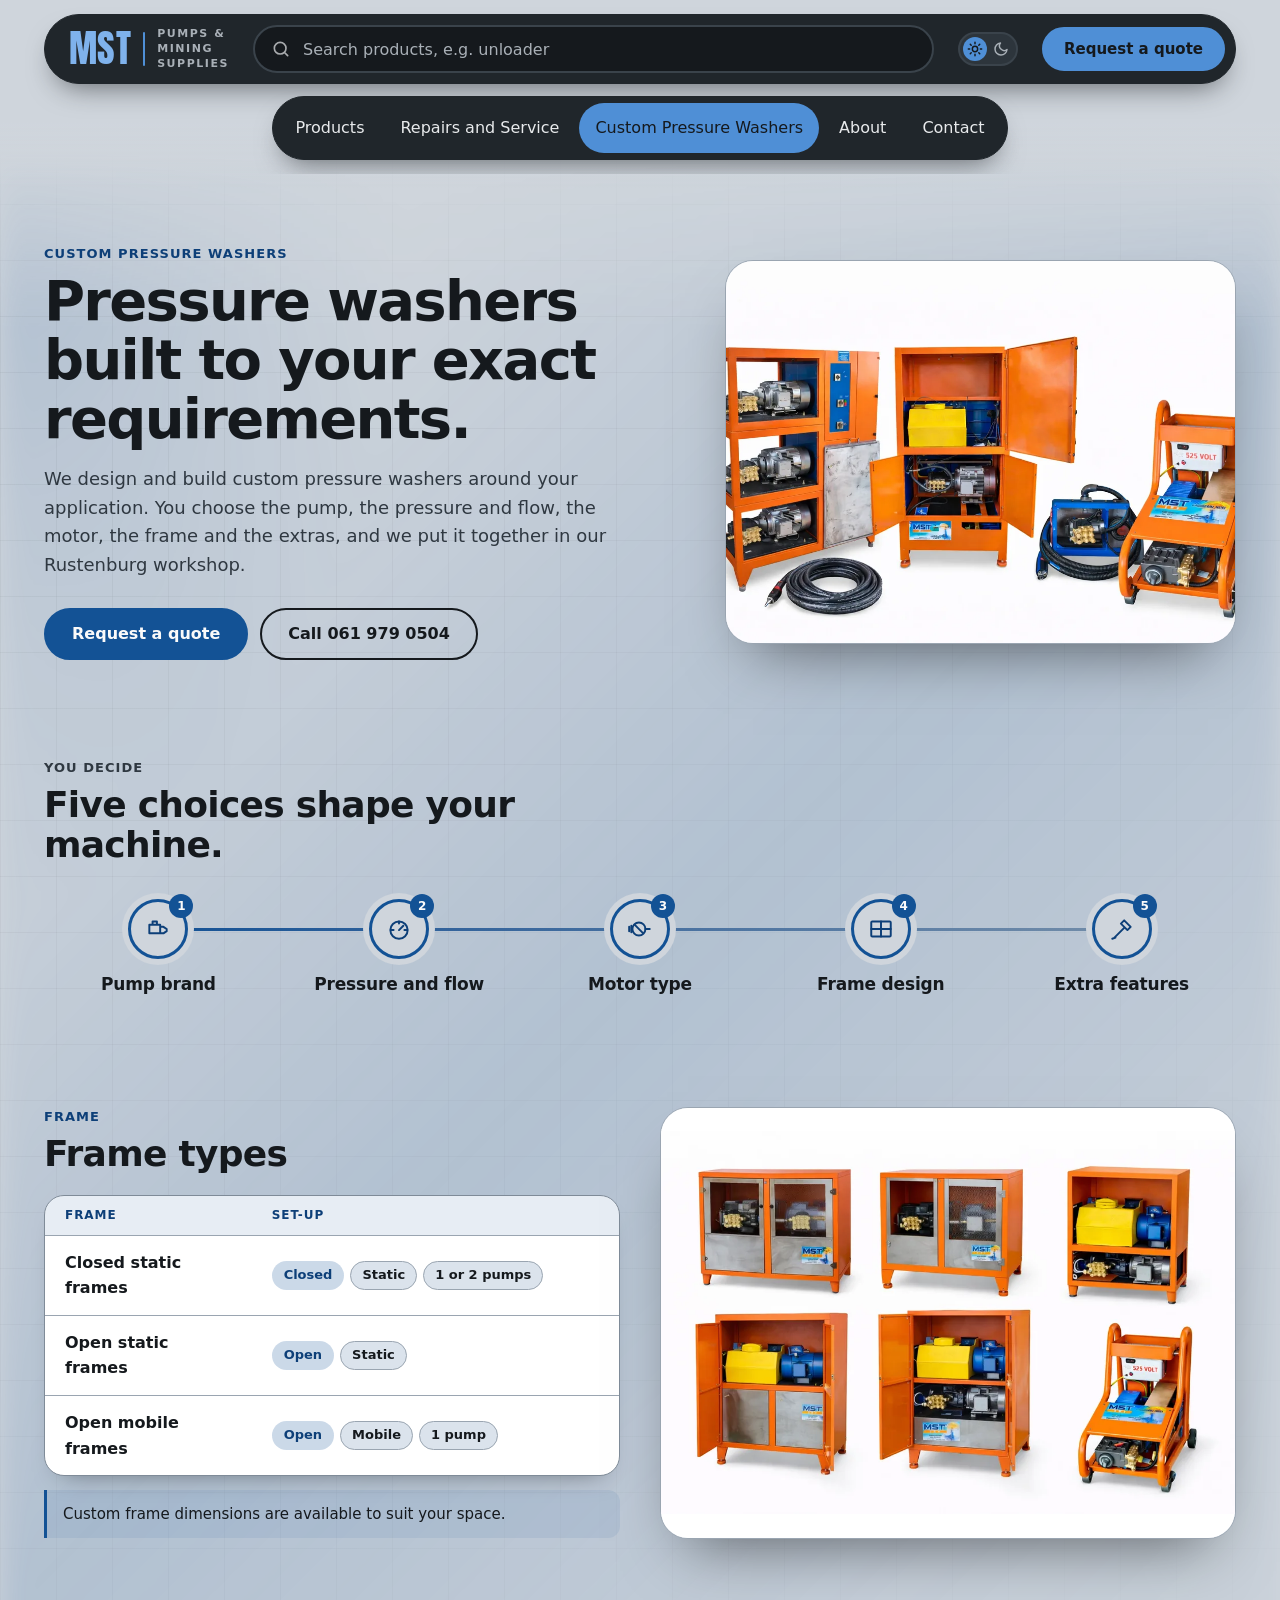
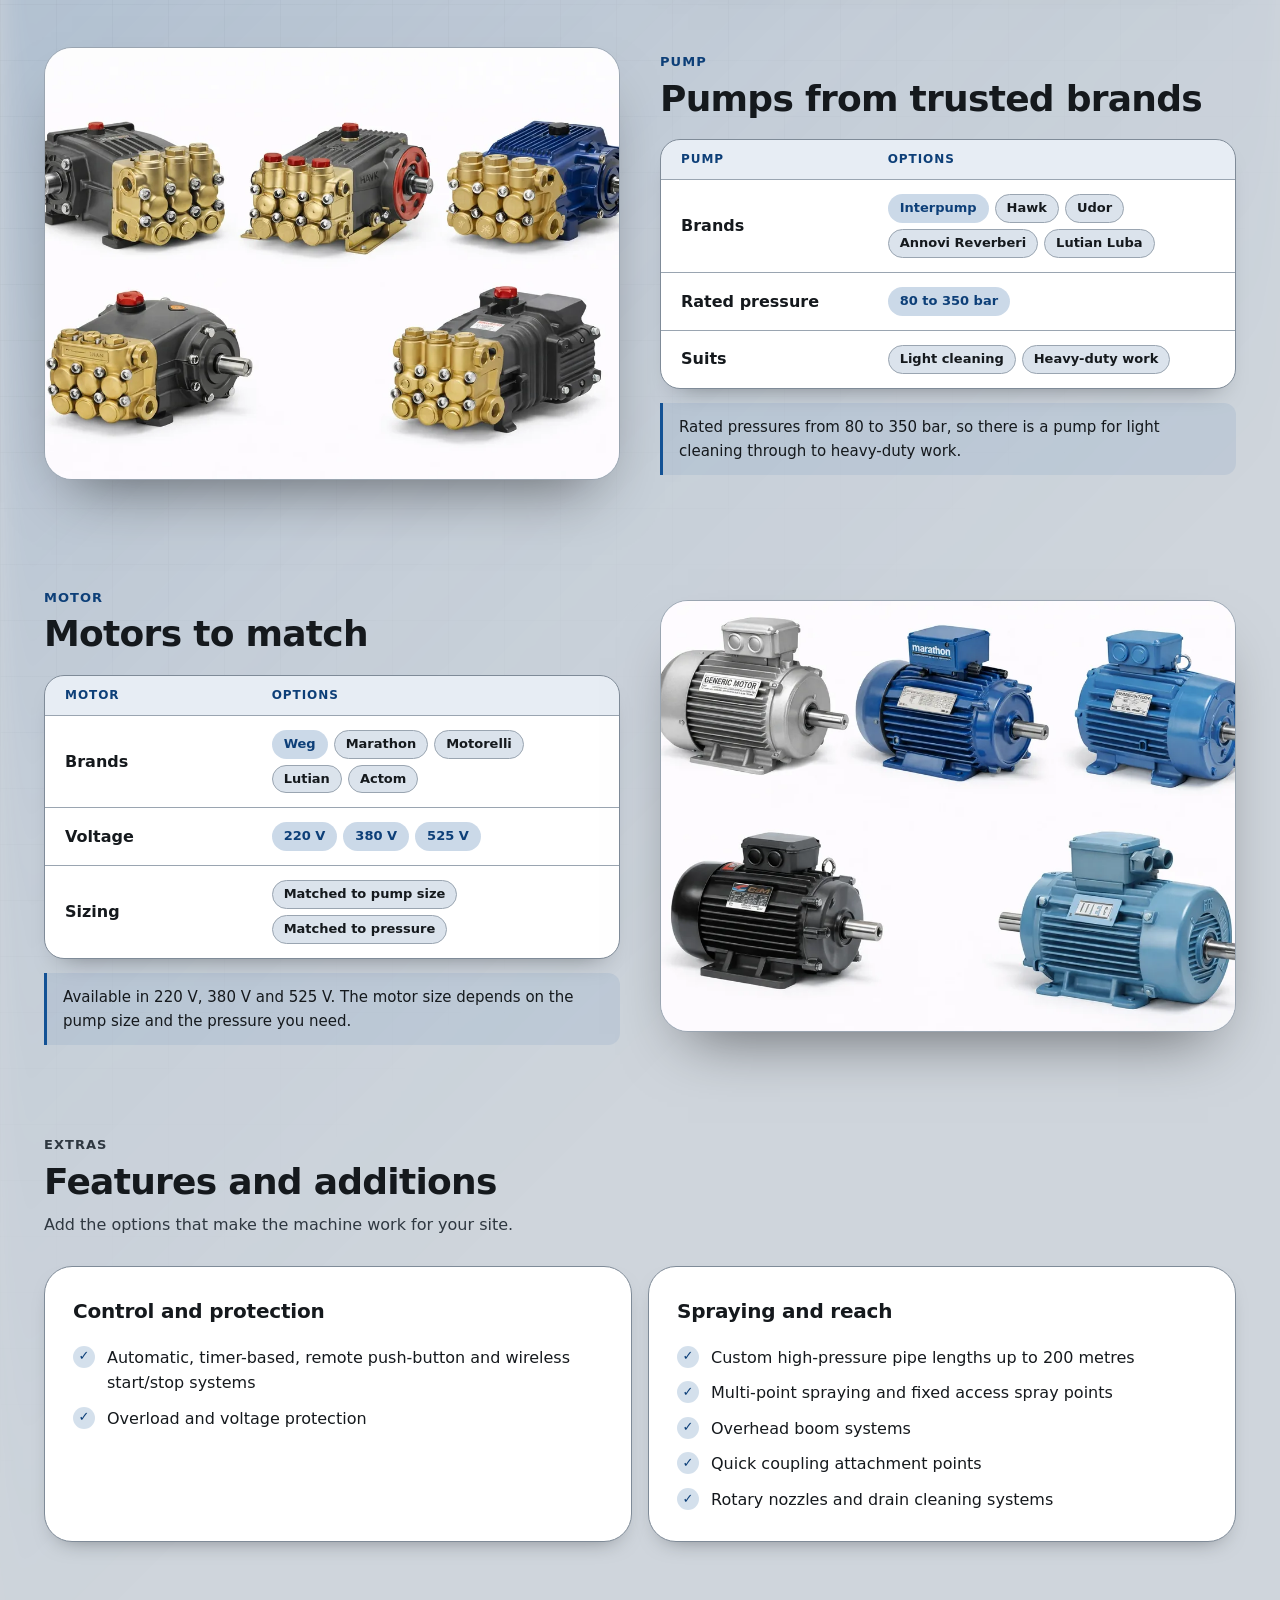
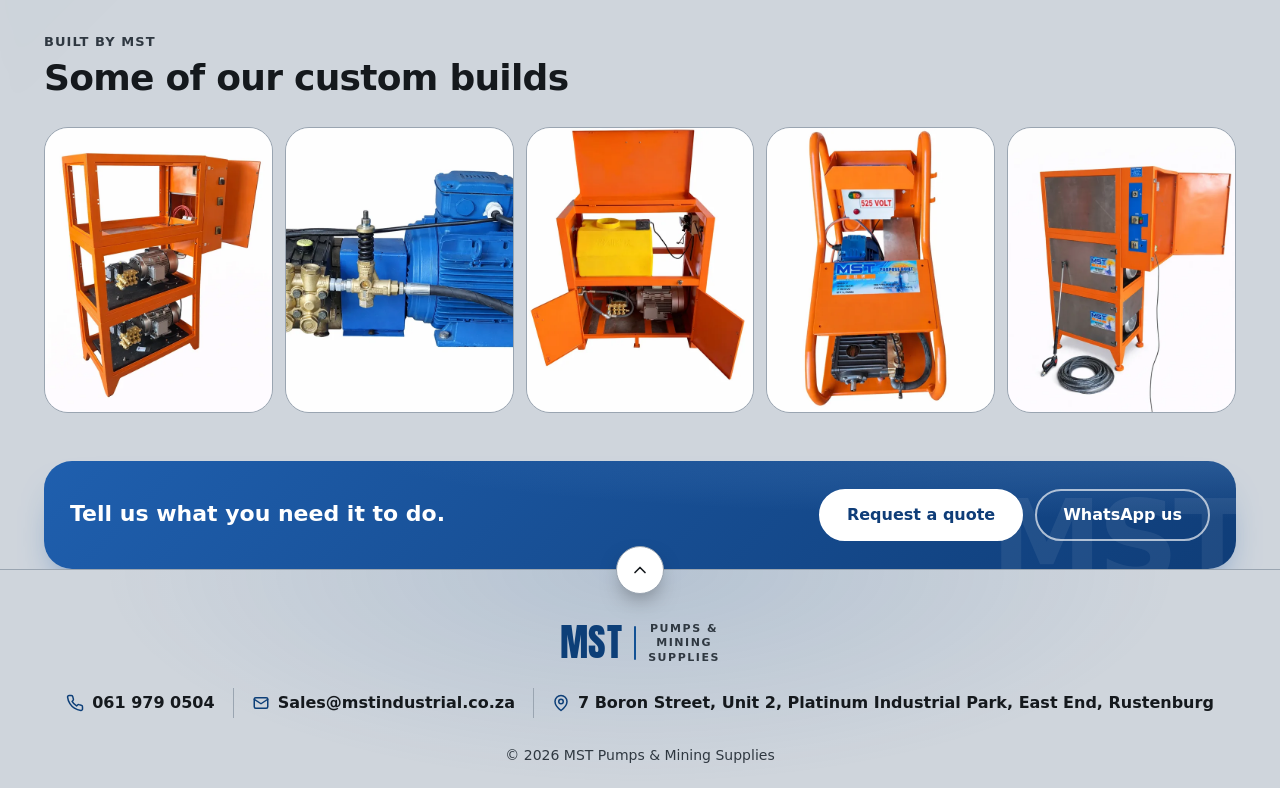
<file: custom-pressure-washers/index.html>
<!doctype html>
<html lang="en-ZA" class="no-js">
<head>
  <meta charset="utf-8">
  <meta name="viewport" content="width=device-width, initial-scale=1">
  <title>Custom Pressure Washers | MST Pumps &amp; Mining Supplies</title>
  <meta name="description" content="Custom-built pressure washers from MST in Rustenburg. Choose the pump, motor, frame and features to suit your application.">
  <meta name="color-scheme" content="light dark">
  <link rel="icon" href="../favicon.svg" type="image/svg+xml">
  <link rel="icon" href="../favicon.ico" sizes="48x48">
  <link rel="apple-touch-icon" href="../apple-touch-icon.png">
  <link rel="canonical" href="https://mstindustrial.co.za/custom-pressure-washers/">
  <meta property="og:type" content="website">
  <meta property="og:site_name" content="MST Pumps &amp; Mining Supplies">
  <meta property="og:locale" content="en_ZA">
  <meta property="og:title" content="Custom Pressure Washers | MST Pumps &amp; Mining Supplies">
  <meta property="og:description" content="Custom-built pressure washers from MST in Rustenburg. Choose the pump, motor, frame and features to suit your application.">
  <meta property="og:url" content="https://mstindustrial.co.za/custom-pressure-washers/">
  <meta property="og:image" content="https://mstindustrial.co.za/images/share-card-v2.jpg">
  <meta property="og:image:width" content="1200">
  <meta property="og:image:height" content="630">
  <meta property="og:image:alt" content="MST Pumps &amp; Mining Supplies logo on a dark blue card. Built for industry. Call 061 979 0504.">
  <meta name="twitter:card" content="summary_large_image">
  <script>document.documentElement.className = document.documentElement.className.replace("no-js", "js");
  var t = null; try { t = localStorage.getItem("mst-theme"); } catch (e) {} document.documentElement.setAttribute("data-theme", t === "dark" ? "dark" : "light");</script>
  <link rel="preload" href="../fonts/anton-latin.woff2" as="font" type="font/woff2" crossorigin>
  <link rel="stylesheet" href="../css/styles.css">
</head>
<body>
  <a class="skip-link" href="#main">Skip to content</a>



  <svg width="0" height="0" style="position:absolute" aria-hidden="true" focusable="false">
    <symbol id="i-search" viewBox="0 0 24 24"><circle cx="11" cy="11" r="7"/><path d="m20 20-3.5-3.5"/></symbol>
    <symbol id="i-grid" viewBox="0 0 24 24"><rect x="4" y="4" width="6.5" height="6.5" rx="1.5"/><rect x="13.5" y="4" width="6.5" height="6.5" rx="1.5"/><rect x="4" y="13.5" width="6.5" height="6.5" rx="1.5"/><rect x="13.5" y="13.5" width="6.5" height="6.5" rx="1.5"/></symbol>
    <symbol id="i-chev" viewBox="0 0 24 24"><path d="m6 9 6 6 6-6"/></symbol>
    <symbol id="i-tick" viewBox="0 0 24 24"><path d="m5 12 5 5 9-10"/></symbol>
      <symbol id="i-phone" viewBox="0 0 24 24"><path d="M22 16.9v3a2 2 0 0 1-2.2 2 19.8 19.8 0 0 1-8.6-3.1 19.5 19.5 0 0 1-6-6A19.8 19.8 0 0 1 2.1 4.2 2 2 0 0 1 4.1 2h3a2 2 0 0 1 2 1.7c.1 1 .4 1.9.7 2.8a2 2 0 0 1-.5 2.1L8.1 9.9a16 16 0 0 0 6 6l1.3-1.3a2 2 0 0 1 2.1-.4c.9.3 1.8.6 2.8.7a2 2 0 0 1 1.7 2z"/></symbol>
      <symbol id="i-mail" viewBox="0 0 24 24"><rect x="3" y="5" width="18" height="14" rx="2"/><path d="m3 7 9 6 9-6"/></symbol>
      <symbol id="i-pin" viewBox="0 0 24 24"><path d="M20 10c0 6-8 12-8 12S4 16 4 10a8 8 0 0 1 16 0z"/><circle cx="12" cy="10" r="3"/></symbol>
      <symbol id="i-up" viewBox="0 0 24 24"><path d="m6 15 6-6 6 6"/></symbol>
  </svg>

  <header class="site-header">
    <div class="container">
      <div class="island">
        <!-- TODO LOGO: replace this text wordmark with the real MST logo file (MST LOGO.webp on the current site) -->
        <a class="brand" href="../" aria-label="MST Pumps and Mining Supplies, home">
          <span class="brand-mark" aria-hidden="true">MST</span>
          <span class="brand-rule" aria-hidden="true"></span>
          <span class="brand-sub" aria-hidden="true"><span>Pumps &amp;</span><span>Mining</span><span>Supplies</span></span>
        </a>

        <button class="theme-toggle" id="theme-toggle" type="button" role="switch" aria-checked="false" aria-label="Dark mode" hidden>
          <svg class="i-sun" aria-hidden="true" viewBox="0 0 24 24"><circle cx="12" cy="12" r="4"/><path d="M12 2v2M12 20v2M4.9 4.9l1.4 1.4M17.7 17.7l1.4 1.4M2 12h2M20 12h2M4.9 19.1l1.4-1.4M17.7 6.3l1.4-1.4"/></svg>
          <svg class="i-moon" aria-hidden="true" viewBox="0 0 24 24"><path d="M21 12.8A9 9 0 1 1 11.2 3a7 7 0 0 0 9.8 9.8z"/></svg>
        </button>

        <button class="menu-toggle" type="button" aria-expanded="false" aria-controls="site-nav">Menu</button>

        <form class="hs" data-search data-base="../" role="search" action="../products/" method="get">
          <div class="hs-field">
            <svg aria-hidden="true"><use href="#i-search"/></svg>
            <input class="hs-input" type="search" name="q" placeholder="Search products, e.g. unloader" aria-label="Search products">
          </div>
          <ul class="hs-list" hidden></ul>
        </form>

        <a class="btn btn-primary" href="mailto:Sales@mstindustrial.co.za?subject=Quote%20request">Request a quote</a>
      </div>
    </div>

  <nav class="site-nav" id="site-nav" aria-label="Main" data-open="false" data-pills data-persist>
    <div class="container">
      <div class="pills" data-pill="slide">
        <a class="nav-link" href="../products/">Products</a>
        <a class="nav-link" href="../repairs-and-service/">Repairs and Service</a>
        <a class="nav-link" href="./" aria-current="page">Custom Pressure Washers</a>
        <a class="nav-link" href="../about/">About</a>
        <a class="nav-link" href="../#contact">Contact</a>
      </div>
    </div>
  </nav>
  </header>
  <main id="main">
    <section class="container svc-hero" aria-labelledby="svc-title">
      <div>
        <p class="eyebrow">Custom Pressure Washers</p>
        <h1 id="svc-title">Pressure washers built to your exact requirements.</h1>
        <p class="svc-lead">We design and build custom pressure washers around your application. You choose the pump, the pressure and flow, the motor, the frame and the extras, and we put it together in our Rustenburg workshop.</p>
        <div class="btn-row">
          <a class="btn btn-primary" href="mailto:Sales@mstindustrial.co.za?subject=Quote%20request%3A%20Custom%20pressure%20washer">Request a quote</a>
          <a class="btn btn-secondary" href="tel:+27619790504">Call 061 979 0504</a>
        </div>
      </div>
      <figure class="svc-photo"><img src="../images/custom-hero.webp" alt="A custom-built MST pressure washer system" width="1000" height="750" fetchpriority="high"></figure>
    </section>

    <section class="container svc-section" aria-labelledby="svc-choose">
      <div class="svc-head">
        <p class="eyebrow">You decide</p>
        <h2 id="svc-choose">Five choices shape your machine.</h2>
      </div>
      <ol class="choose-path">
        <li>
          <a class="stop" href="#svc-pumps">
            <span class="stop-dot"><svg viewBox="0 0 24 24" aria-hidden="true"><path d="M4 8h10v8H4zM14 10h3l3 2v2l-3 2h-3M7 8V5h4v3"/></svg><b>1</b></span>
            <span class="stop-body">
              <span class="stop-num" aria-hidden="true">1</span>
              <h3>Pump brand</h3>
              <span class="stop-desc">Interpump, Hawk, Udor, Annovi Reverberi or Lutian Luba.</span>
              <span class="stop-go" aria-hidden="true">See pumps &rarr;</span>
            </span>
          </a>
        </li>
        <li>
          <a class="stop" href="#svc-pumps">
            <span class="stop-dot"><svg viewBox="0 0 24 24" aria-hidden="true"><circle cx="12" cy="13" r="8"/><path d="M12 13l4-4M12 5v2M5 13h2M17 13h2"/></svg><b>2</b></span>
            <span class="stop-body">
              <span class="stop-num" aria-hidden="true">2</span>
              <h3>Pressure and flow</h3>
              <span class="stop-desc">Rated from 80 to 350 bar, for light cleaning to heavy-duty work.</span>
              <span class="stop-go" aria-hidden="true">See pressures &rarr;</span>
            </span>
          </a>
        </li>
        <li>
          <a class="stop" href="#svc-motors">
            <span class="stop-dot"><svg viewBox="0 0 24 24" aria-hidden="true"><circle cx="11" cy="12" r="6"/><path d="M17 12h4M7 8l8 8M4 9v6M2 10v4"/></svg><b>3</b></span>
            <span class="stop-body">
              <span class="stop-num" aria-hidden="true">3</span>
              <h3>Motor type</h3>
              <span class="stop-desc">220 V, 380 V or 525 V, sized to your pump and pressure.</span>
              <span class="stop-go" aria-hidden="true">See motors &rarr;</span>
            </span>
          </a>
        </li>
        <li>
          <a class="stop" href="#svc-frames">
            <span class="stop-dot"><svg viewBox="0 0 24 24" aria-hidden="true"><rect x="3" y="5" width="18" height="14" rx="1"/><path d="M3 12h18M12 5v14"/></svg><b>4</b></span>
            <span class="stop-body">
              <span class="stop-num" aria-hidden="true">4</span>
              <h3>Frame design</h3>
              <span class="stop-desc">Closed or open, static or mobile, in custom sizes.</span>
              <span class="stop-go" aria-hidden="true">See frames &rarr;</span>
            </span>
          </a>
        </li>
        <li>
          <a class="stop" href="#svc-extras">
            <span class="stop-dot"><svg viewBox="0 0 24 24" aria-hidden="true"><path d="M5 20l9-9M14 4l6 6-3 3-6-6zM3 21l3-1"/></svg><b>5</b></span>
            <span class="stop-body">
              <span class="stop-num" aria-hidden="true">5</span>
              <h3>Extra features</h3>
              <span class="stop-desc">Automatic start, protection, hose up to 200 m and more.</span>
              <span class="stop-go" aria-hidden="true">See extras &rarr;</span>
            </span>
          </a>
        </li>
      </ol>
      <div class="path-hint" aria-hidden="true">
        <div class="path-dots"><button type="button" tabindex="-1"></button><button type="button" tabindex="-1"></button><button type="button" tabindex="-1"></button><button type="button" tabindex="-1"></button><button type="button" tabindex="-1"></button></div>
        <span class="path-swipe">Swipe for more <span>&rarr;</span></span>
      </div>
    </section>

    <section class="container svc-section" aria-labelledby="svc-frames">
      <div class="svc-split">
        <div>
          <p class="eyebrow">Frame</p>
          <div class="svc-head"><h2 id="svc-frames">Frame types</h2></div>
          <table class="spec-table">
            <thead><tr><th scope="col">Frame</th><th scope="col">Set-up</th></tr></thead>
            <tbody>
              <tr><th scope="row">Closed static frames</th><td><span class="tags"><span class="tag tag--key">Closed</span><span class="tag">Static</span><span class="tag">1 or 2 pumps</span></span></td></tr>
              <tr><th scope="row">Open static frames</th><td><span class="tags"><span class="tag tag--key">Open</span><span class="tag">Static</span></span></td></tr>
              <tr><th scope="row">Open mobile frames</th><td><span class="tags"><span class="tag tag--key">Open</span><span class="tag">Mobile</span><span class="tag">1 pump</span></span></td></tr>
            </tbody>
          </table>
          <p class="spec-note">Custom frame dimensions are available to suit your space.</p>
        </div>
        <figure class="svc-photo svc-photo--fit"><img src="../images/custom-frames.webp" alt="MST pressure washer frame types" width="1000" height="667" loading="lazy"></figure>
      </div>
    </section>

    <section class="container svc-section" aria-labelledby="svc-pumps">
      <div class="svc-split svc-split--flip">
        <div>
          <p class="eyebrow">Pump</p>
          <div class="svc-head"><h2 id="svc-pumps">Pumps from trusted brands</h2></div>
          <table class="spec-table">
            <thead><tr><th scope="col">Pump</th><th scope="col">Options</th></tr></thead>
            <tbody>
              <tr><th scope="row">Brands</th><td><span class="tags"><span class="tag tag--key">Interpump</span><span class="tag">Hawk</span><span class="tag">Udor</span><span class="tag">Annovi Reverberi</span><span class="tag">Lutian Luba</span></span></td></tr>
              <tr><th scope="row">Rated pressure</th><td><span class="tags"><span class="tag tag--key">80 to 350 bar</span></span></td></tr>
              <tr><th scope="row">Suits</th><td><span class="tags"><span class="tag">Light cleaning</span><span class="tag">Heavy-duty work</span></span></td></tr>
            </tbody>
          </table>
          <p class="spec-note">Rated pressures from 80 to 350 bar, so there is a pump for light cleaning through to heavy-duty work.</p>
        </div>
        <figure class="svc-photo"><img src="../images/custom-pumps.webp" alt="The range of pumps MST fits to custom pressure washers" width="1000" height="750" loading="lazy"></figure>
      </div>
    </section>

    <section class="container svc-section" aria-labelledby="svc-motors">
      <div class="svc-split">
        <div>
          <p class="eyebrow">Motor</p>
          <div class="svc-head"><h2 id="svc-motors">Motors to match</h2></div>
          <table class="spec-table">
            <thead><tr><th scope="col">Motor</th><th scope="col">Options</th></tr></thead>
            <tbody>
              <tr><th scope="row">Brands</th><td><span class="tags"><span class="tag tag--key">Weg</span><span class="tag">Marathon</span><span class="tag">Motorelli</span><span class="tag">Lutian</span><span class="tag">Actom</span></span></td></tr>
              <tr><th scope="row">Voltage</th><td><span class="tags"><span class="tag tag--key">220 V</span><span class="tag tag--key">380 V</span><span class="tag tag--key">525 V</span></span></td></tr>
              <tr><th scope="row">Sizing</th><td><span class="tags"><span class="tag">Matched to pump size</span><span class="tag">Matched to pressure</span></span></td></tr>
            </tbody>
          </table>
          <p class="spec-note">Available in 220 V, 380 V and 525 V. The motor size depends on the pump size and the pressure you need.</p>
        </div>
        <figure class="svc-photo"><img src="../images/custom-motors.webp" alt="MST motor selection for pressure washers" width="1000" height="750" loading="lazy"></figure>
      </div>
    </section>

    <section class="container svc-section" aria-labelledby="svc-extras">
      <div class="svc-head">
        <p class="eyebrow">Extras</p>
        <h2 id="svc-extras">Features and additions</h2>
        <p>Add the options that make the machine work for your site.</p>
      </div>
      <div class="svc-grid svc-grid--2">
        <article class="svc-card">
          <h3>Control and protection</h3>
          <ul class="check-list">
            <li>Automatic, timer-based, remote push-button and wireless start/stop systems</li>
            <li>Overload and voltage protection</li>
          </ul>
        </article>
        <article class="svc-card">
          <h3>Spraying and reach</h3>
          <ul class="check-list">
            <li>Custom high-pressure pipe lengths up to 200 metres</li>
            <li>Multi-point spraying and fixed access spray points</li>
            <li>Overhead boom systems</li>
            <li>Quick coupling attachment points</li>
            <li>Rotary nozzles and drain cleaning systems</li>
          </ul>
        </article>
      </div>
    </section>

    <section class="container svc-section" aria-labelledby="svc-built">
      <div class="svc-head">
        <p class="eyebrow">Built by MST</p>
        <h2 id="svc-built">Some of our custom builds</h2>
      </div>
      <div class="gallery">
        <img src="../images/gallery-5.webp" alt="Custom MST pressure washer" width="600" height="750" loading="lazy">
        <img src="../images/gallery-1.webp" alt="Custom MST pressure washer" width="600" height="750" loading="lazy">
        <img src="../images/gallery-3.webp" alt="Custom MST pressure washer" width="600" height="750" loading="lazy">
        <img src="../images/gallery-2.webp" alt="Custom MST pressure washer" width="600" height="750" loading="lazy">
        <img src="../images/gallery-4.webp" alt="Custom MST pressure washer" width="600" height="750" loading="lazy">
      </div>
      <div class="about-cta">
        <p>Tell us what you need it to do.</p>
        <div class="btn-row">
          <a class="btn btn-primary" href="mailto:Sales@mstindustrial.co.za?subject=Quote%20request%3A%20Custom%20pressure%20washer">Request a quote</a>
          <a class="btn btn-secondary" href="https://wa.me/27619790504">WhatsApp us</a>
        </div>
      </div>
    </section>
  </main>

  <footer class="site-footer">
    <a class="footer-up" href="#" aria-label="Back to top"><svg aria-hidden="true"><use href="#i-up"/></svg></a>
    <div class="container">
      <a class="footer-brand" href="../" aria-label="MST Pumps and Mining Supplies, home">
        <span class="brand-mark" aria-hidden="true">MST</span>
        <span class="brand-rule" aria-hidden="true"></span>
        <span class="brand-sub" aria-hidden="true"><span>Pumps &amp;</span><span>Mining</span><span>Supplies</span></span>
      </a>
      <div class="footer-line">
        <a href="tel:+27619790504"><svg aria-hidden="true"><use href="#i-phone"/></svg>061 979 0504</a>
        <a href="mailto:Sales@mstindustrial.co.za" data-enquiry><svg aria-hidden="true"><use href="#i-mail"/></svg>Sales@mstindustrial.co.za</a>
        <address><svg aria-hidden="true"><use href="#i-pin"/></svg>7 Boron Street, Unit 2, Platinum Industrial Park, East End, Rustenburg</address>
      </div>
      <p class="footer-copy">&copy; 2026 MST Pumps &amp; Mining Supplies</p>
    </div>
  </footer>

  <script src="../js/main.js" defer></script>
  <script src="../js/catalogue.js" defer></script>
  <script src="../js/search.js" defer></script>
  <script src="../js/nav-pill.js" defer></script>
  <script src="../js/quote.js" defer></script>
  <script src="../js/quote-list.js" defer></script>
  <script src="../js/choose-path.js" defer></script>
</body>
</html>
</file>
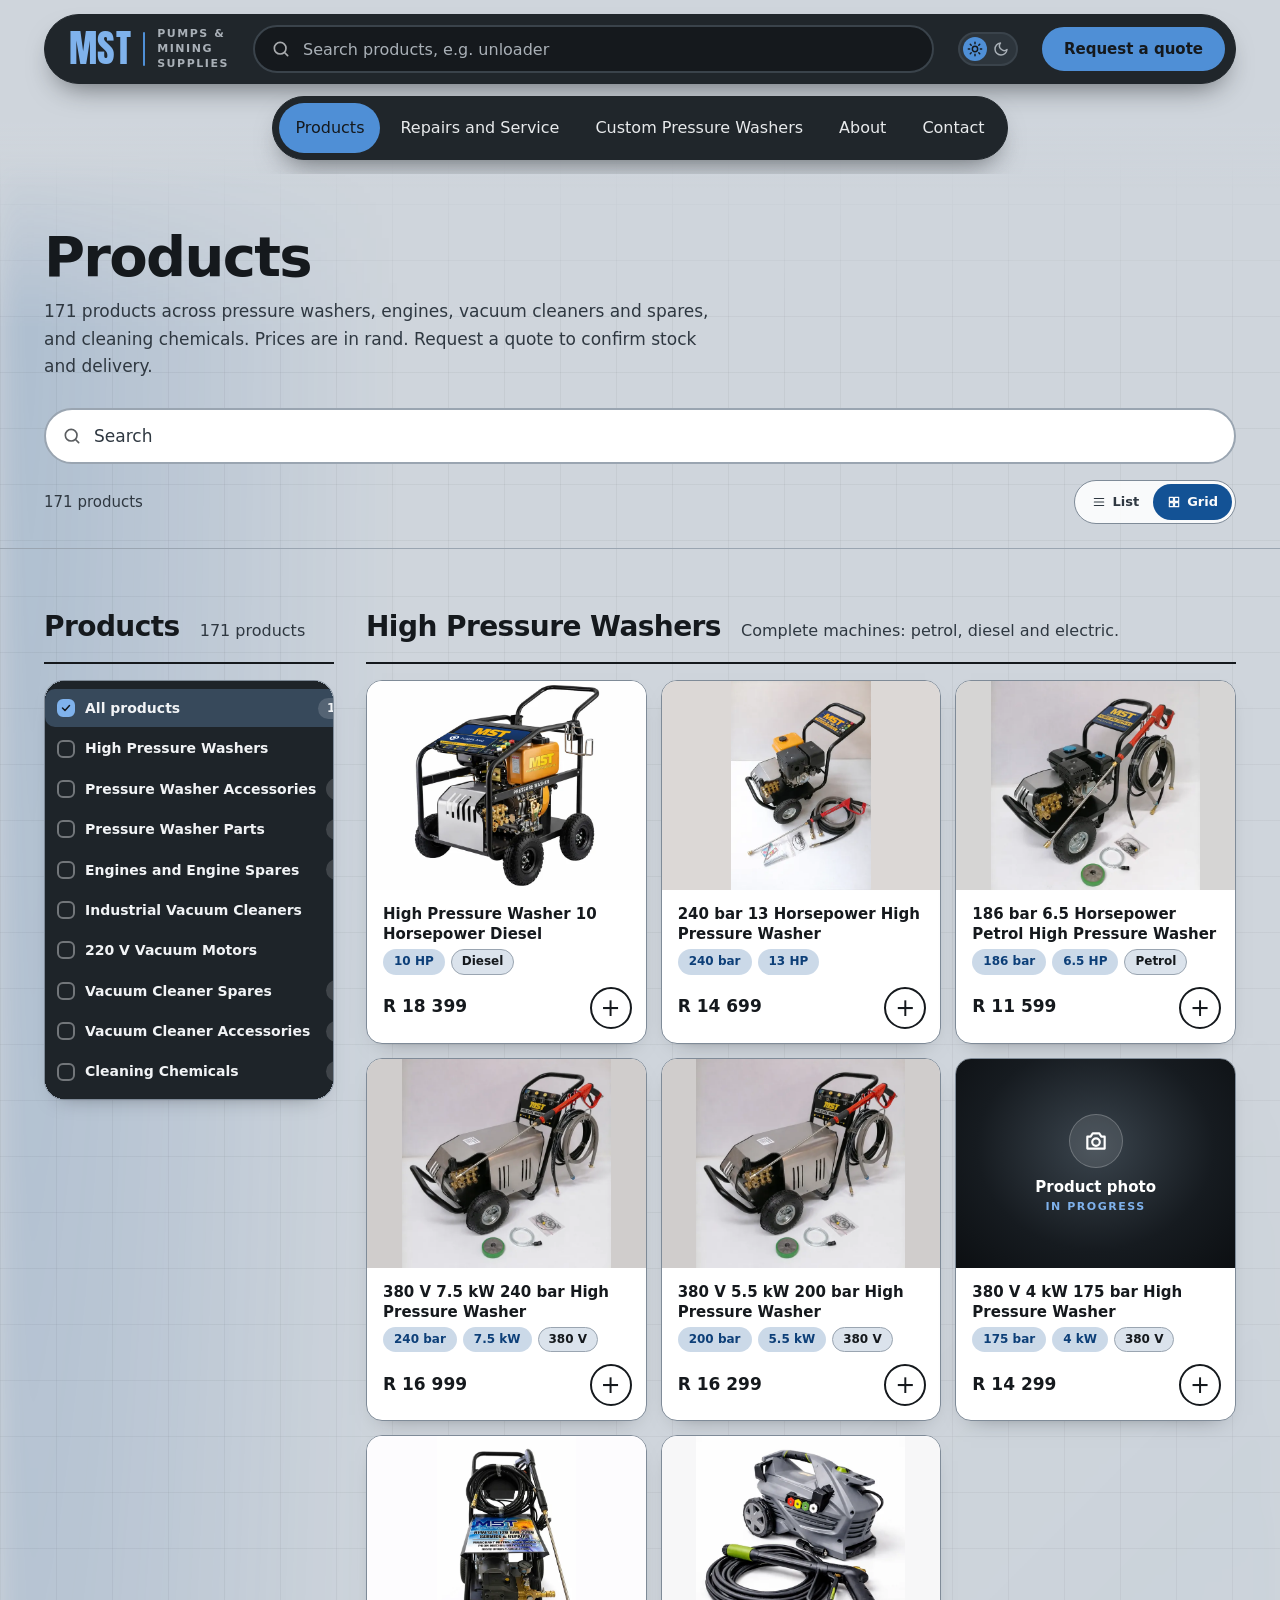
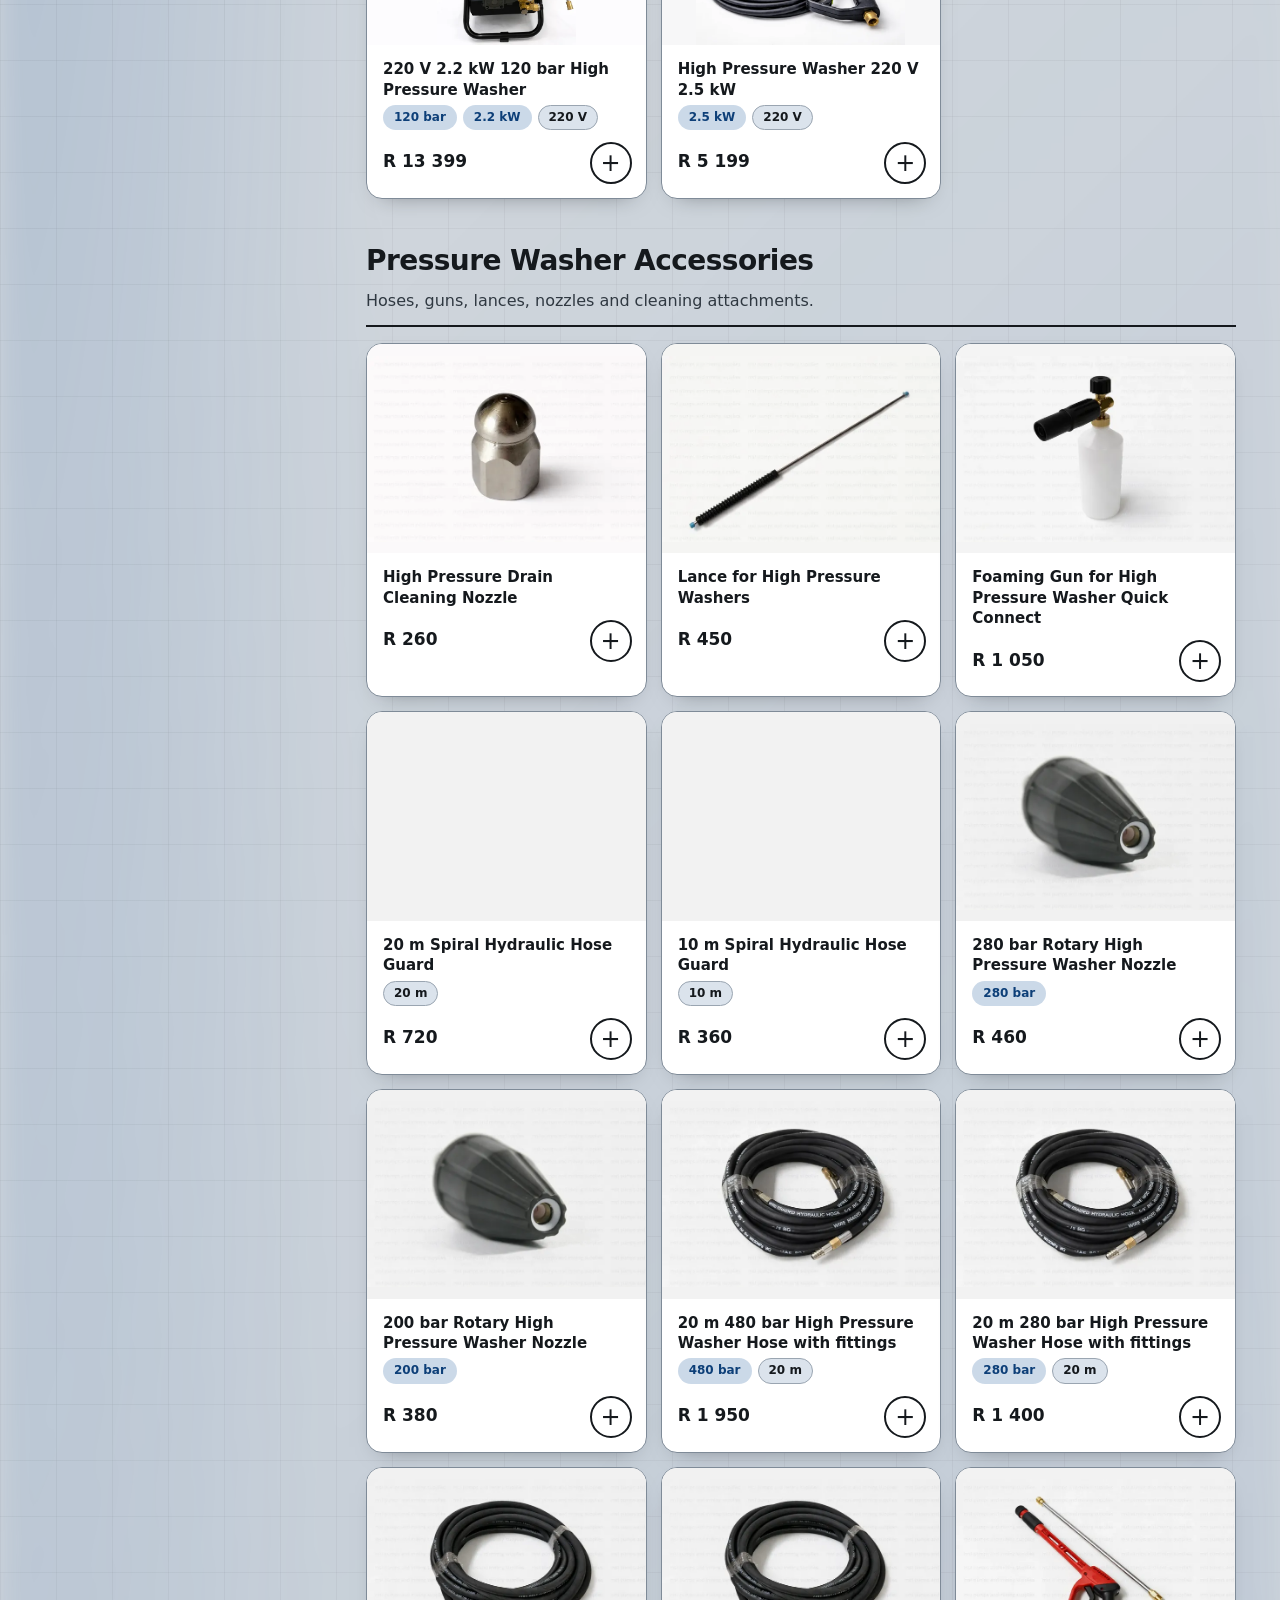
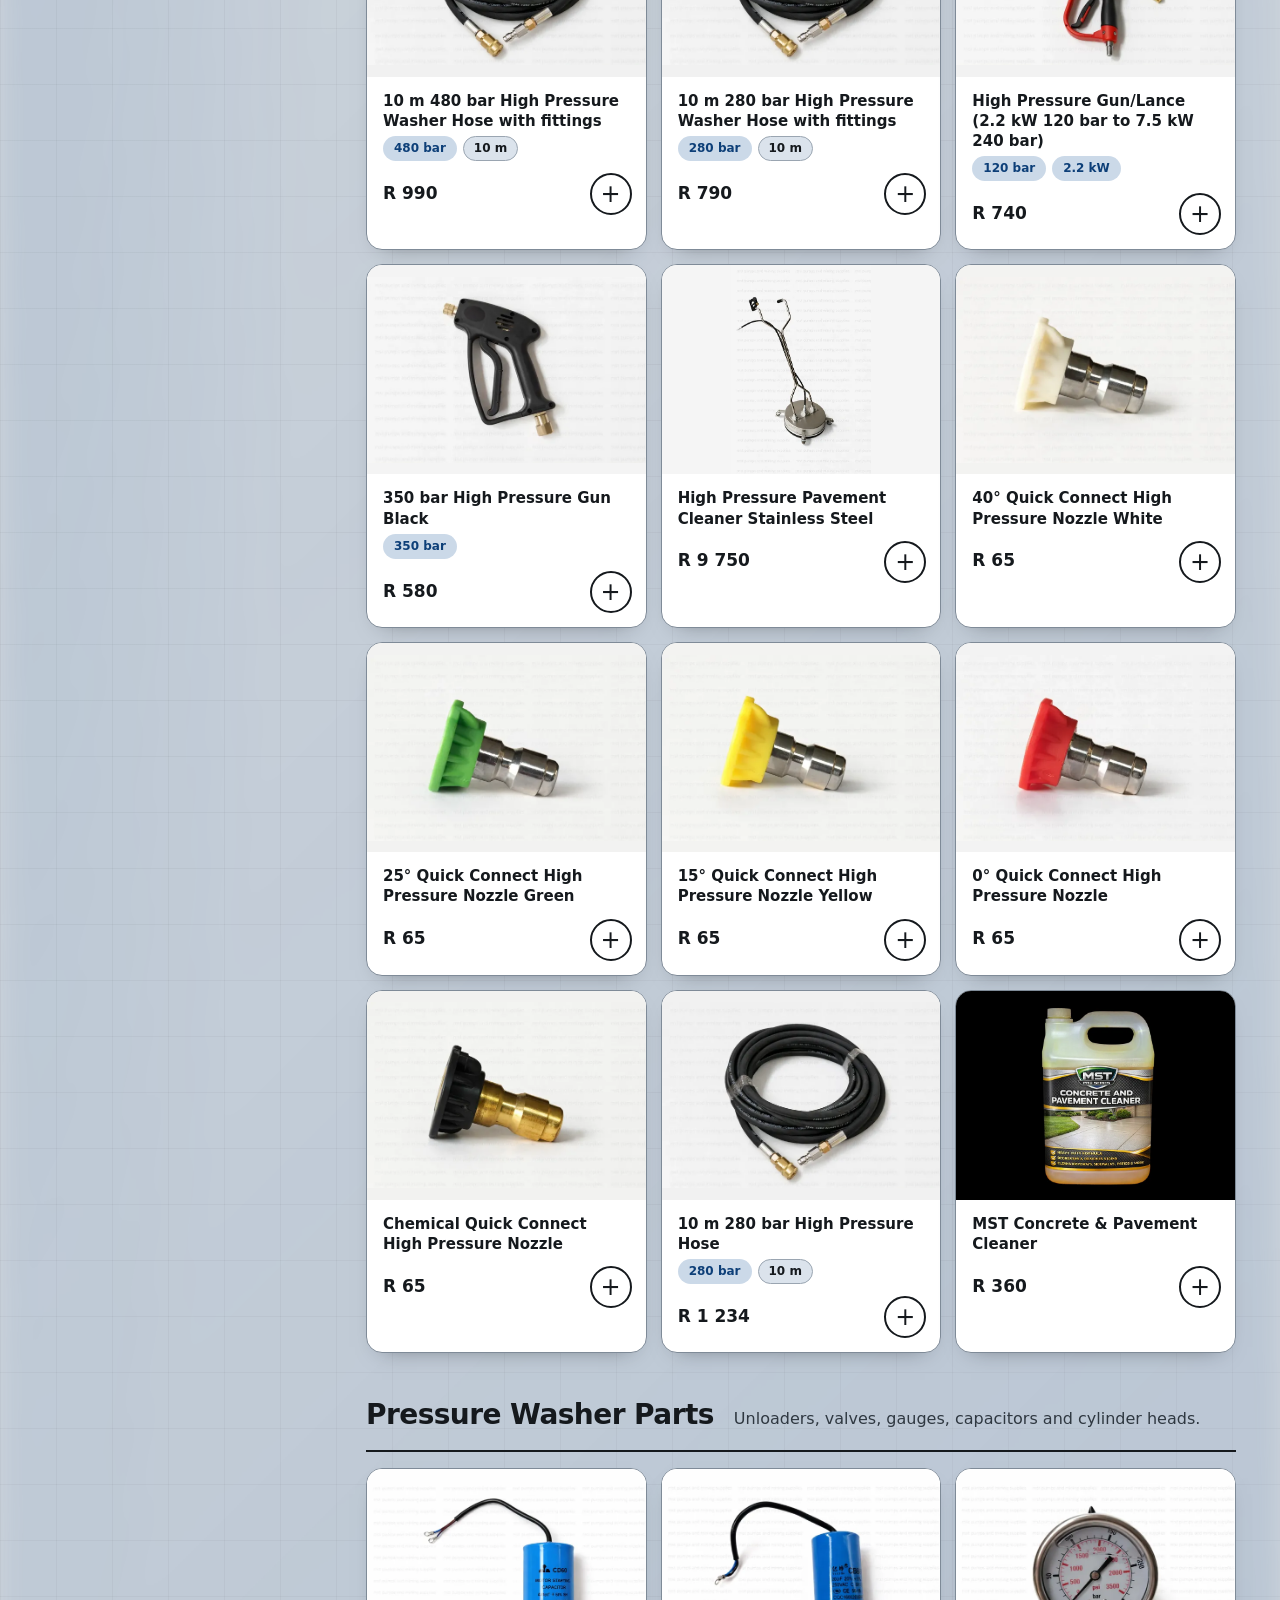
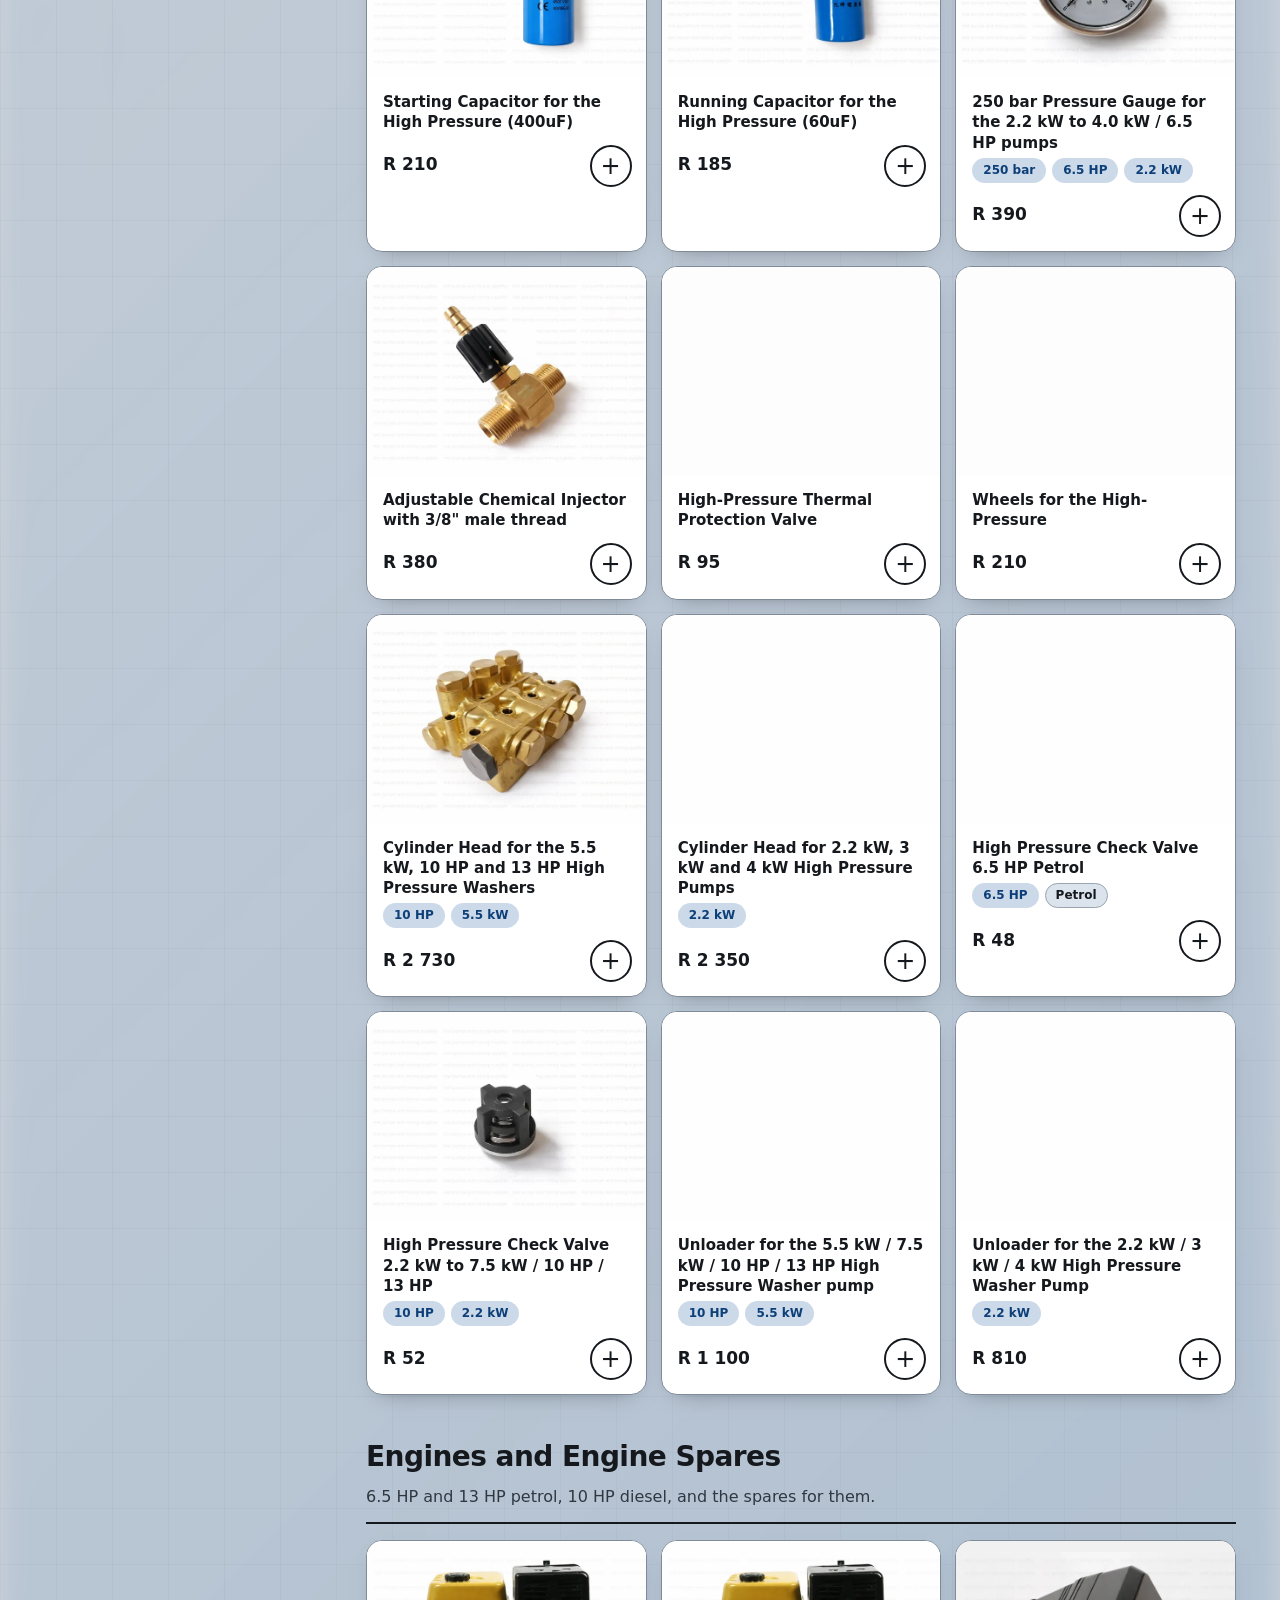
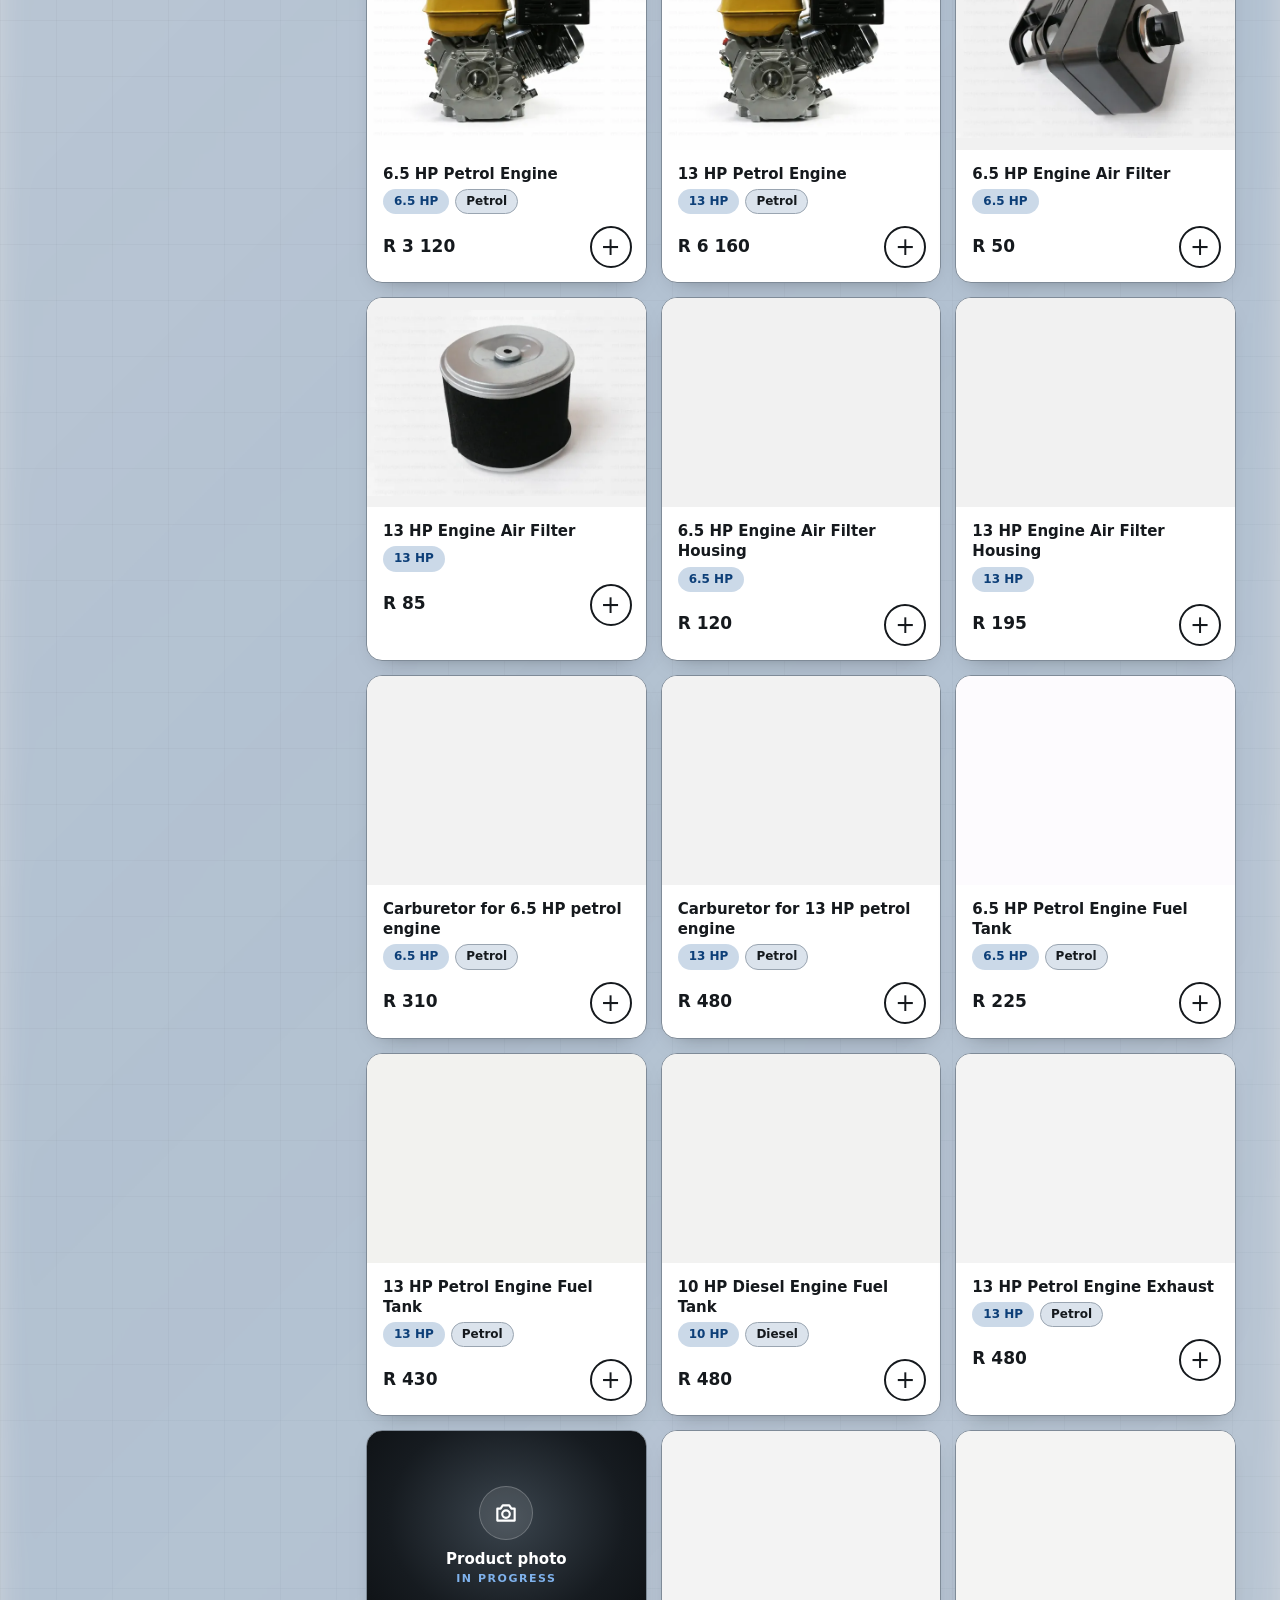
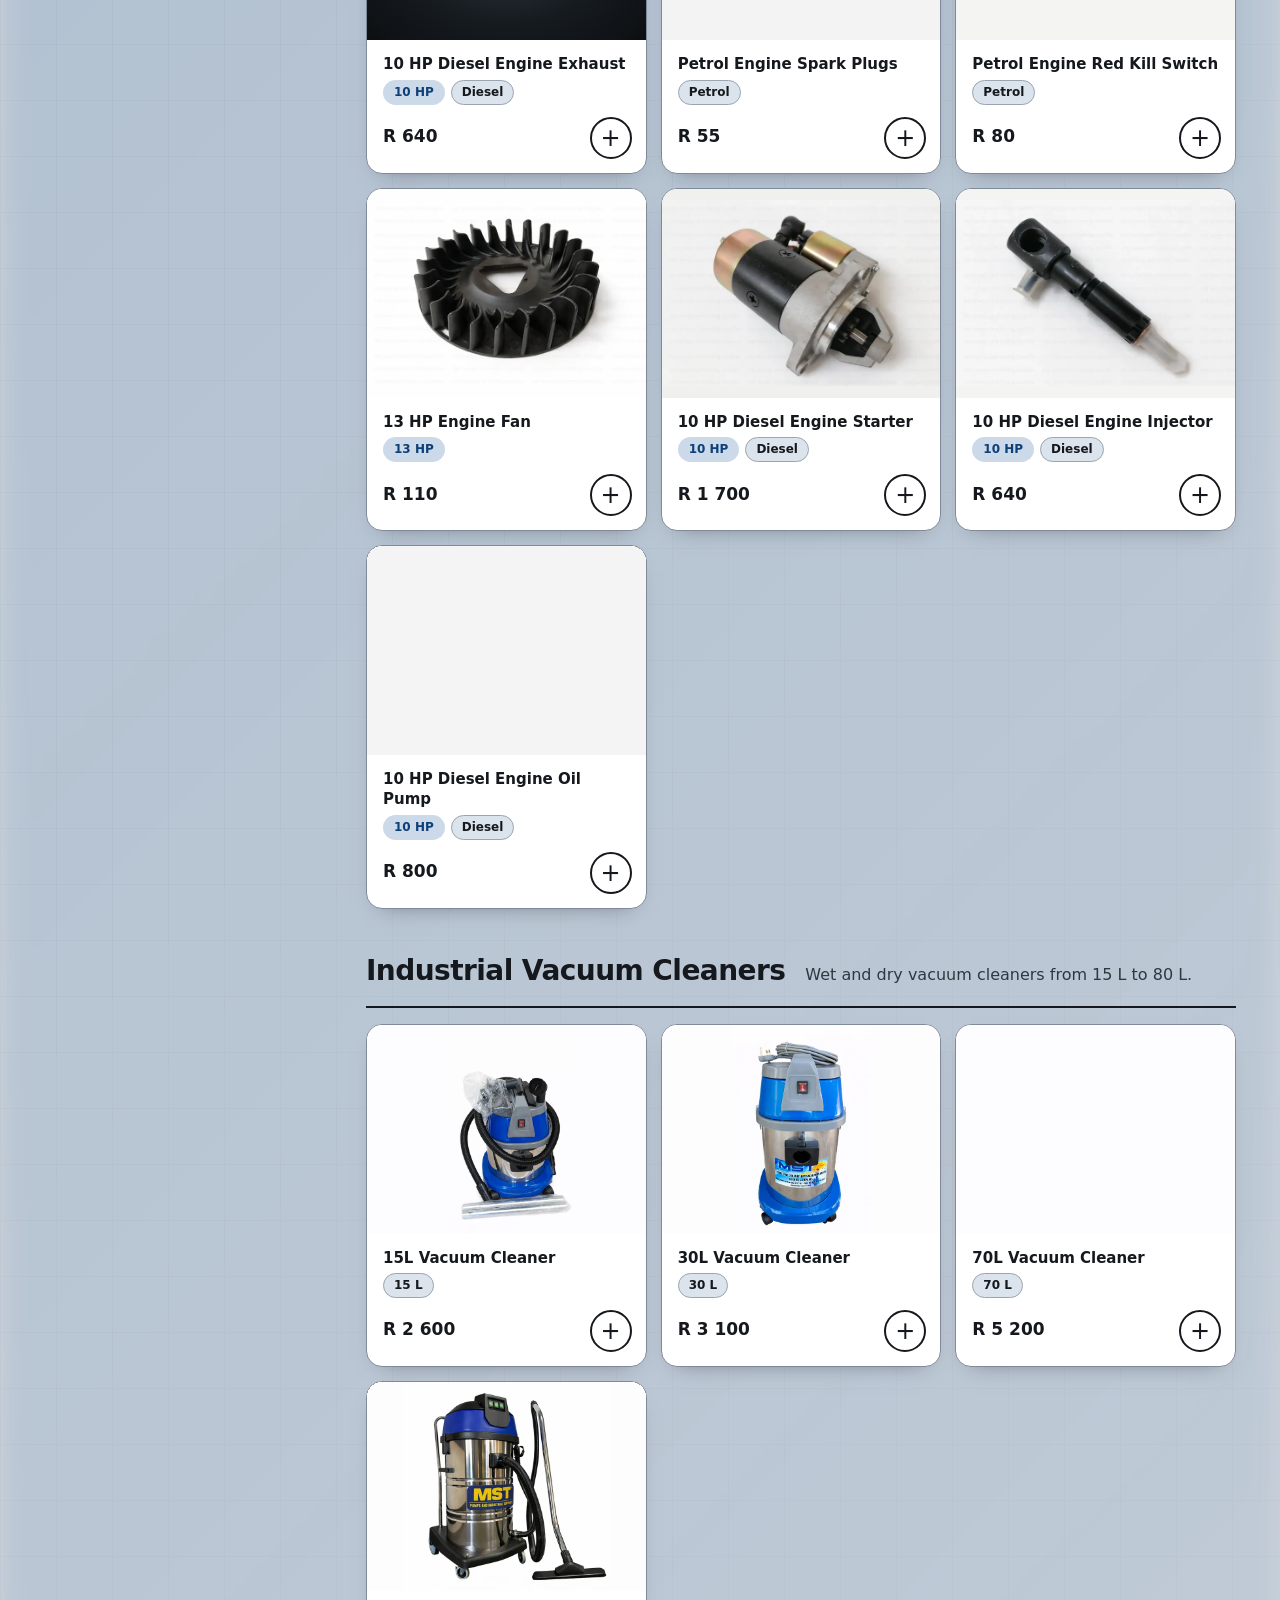
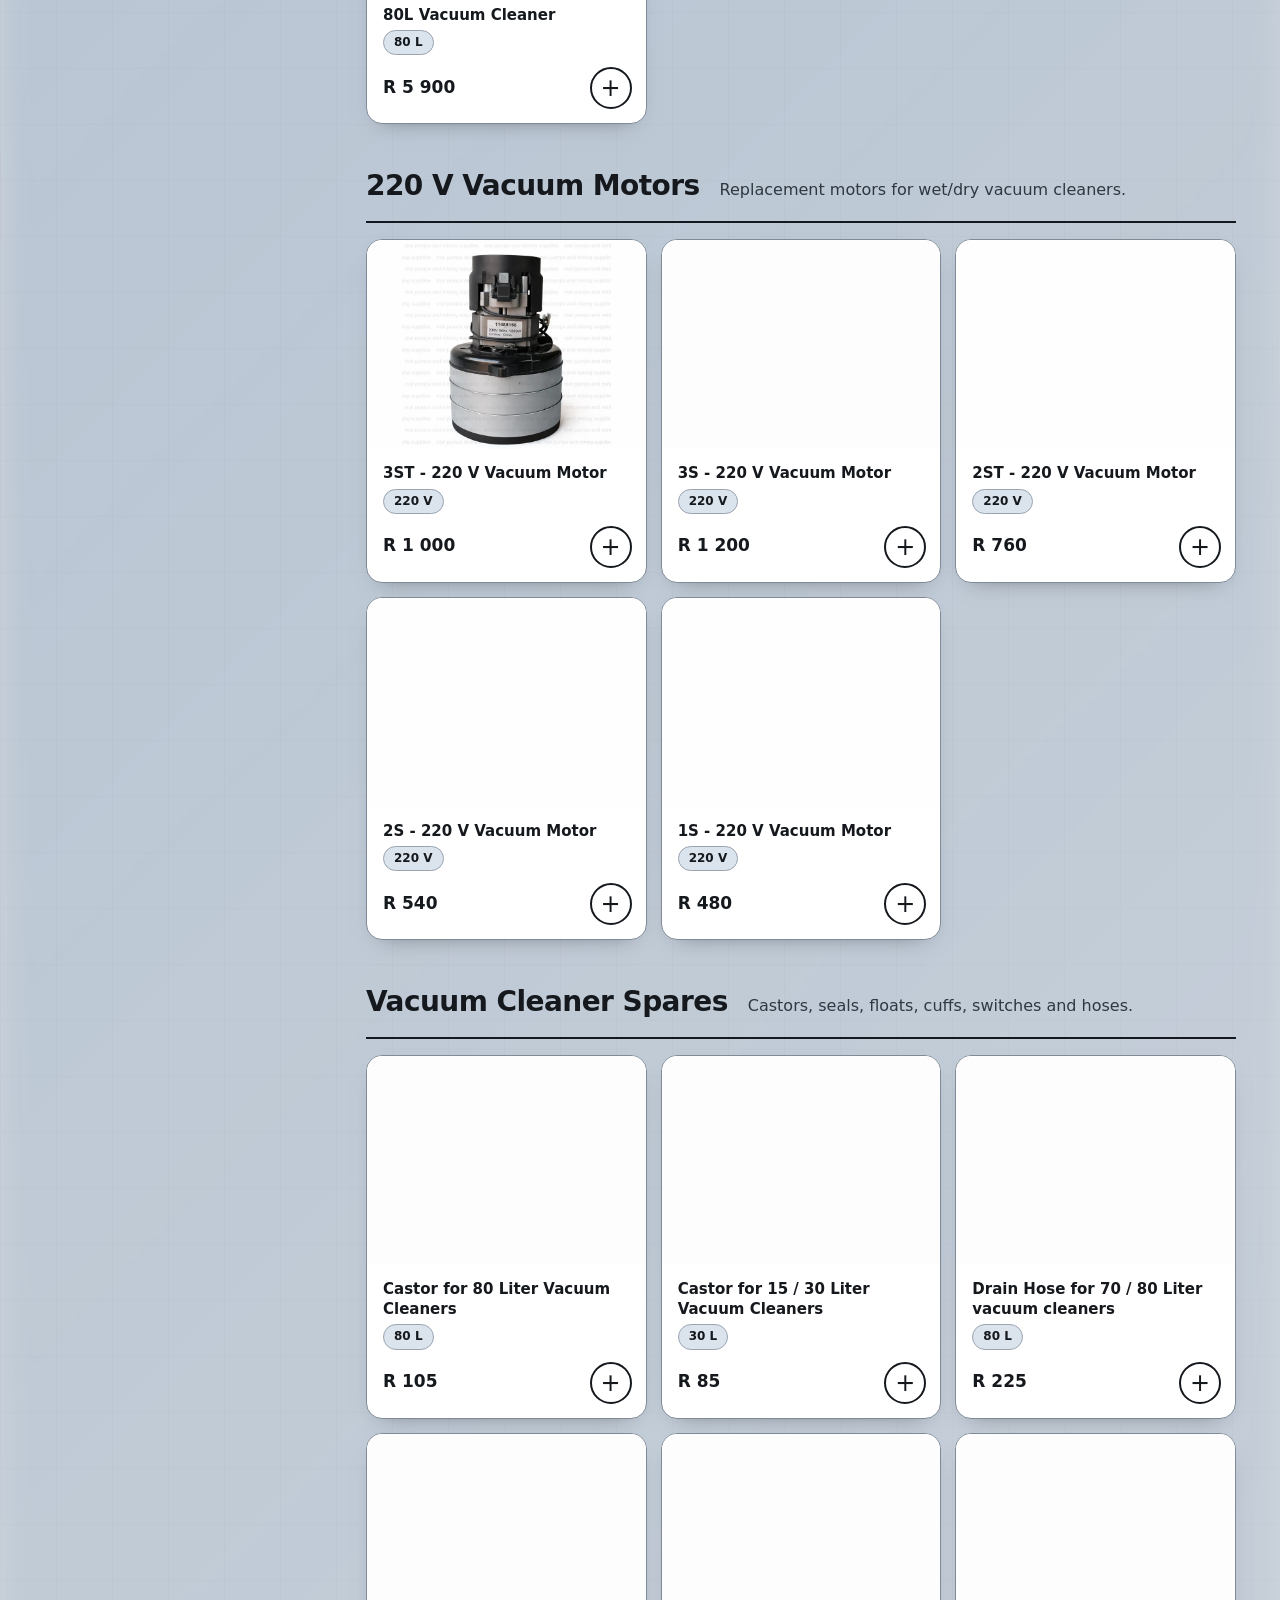
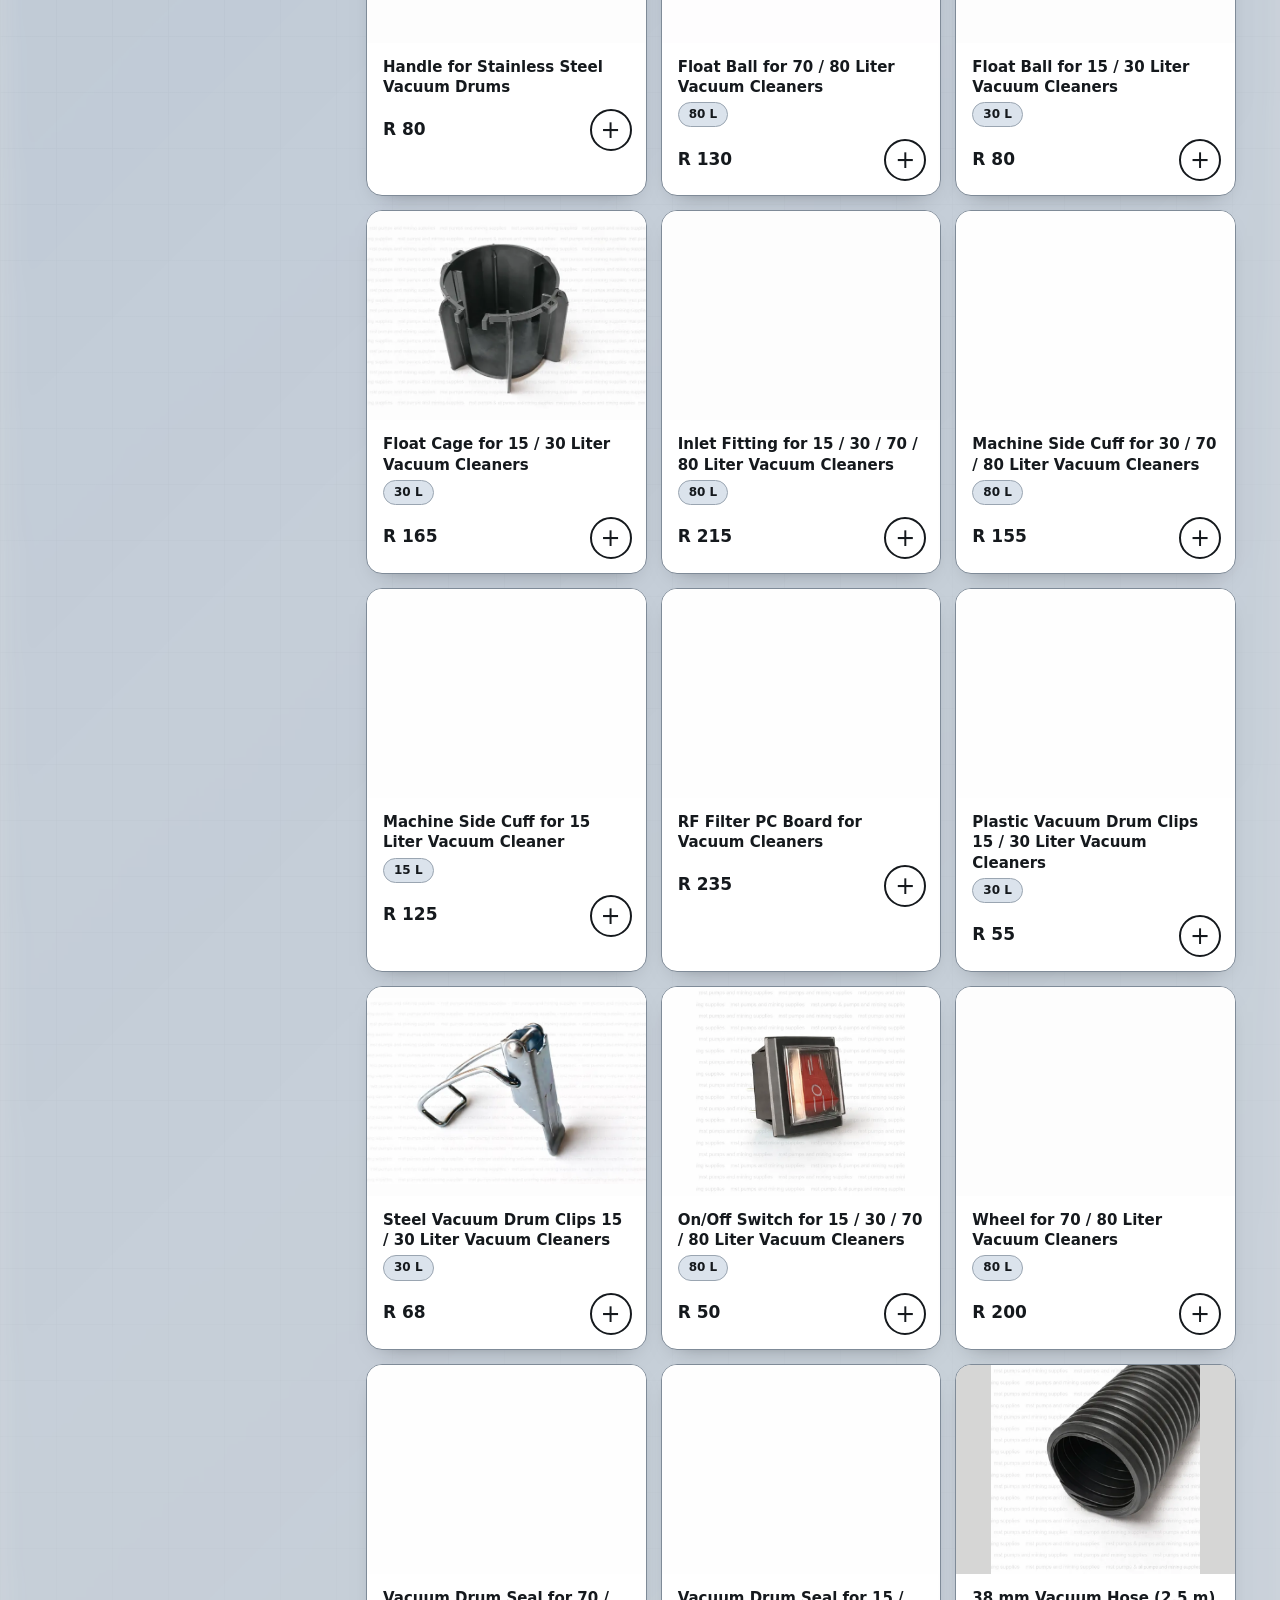
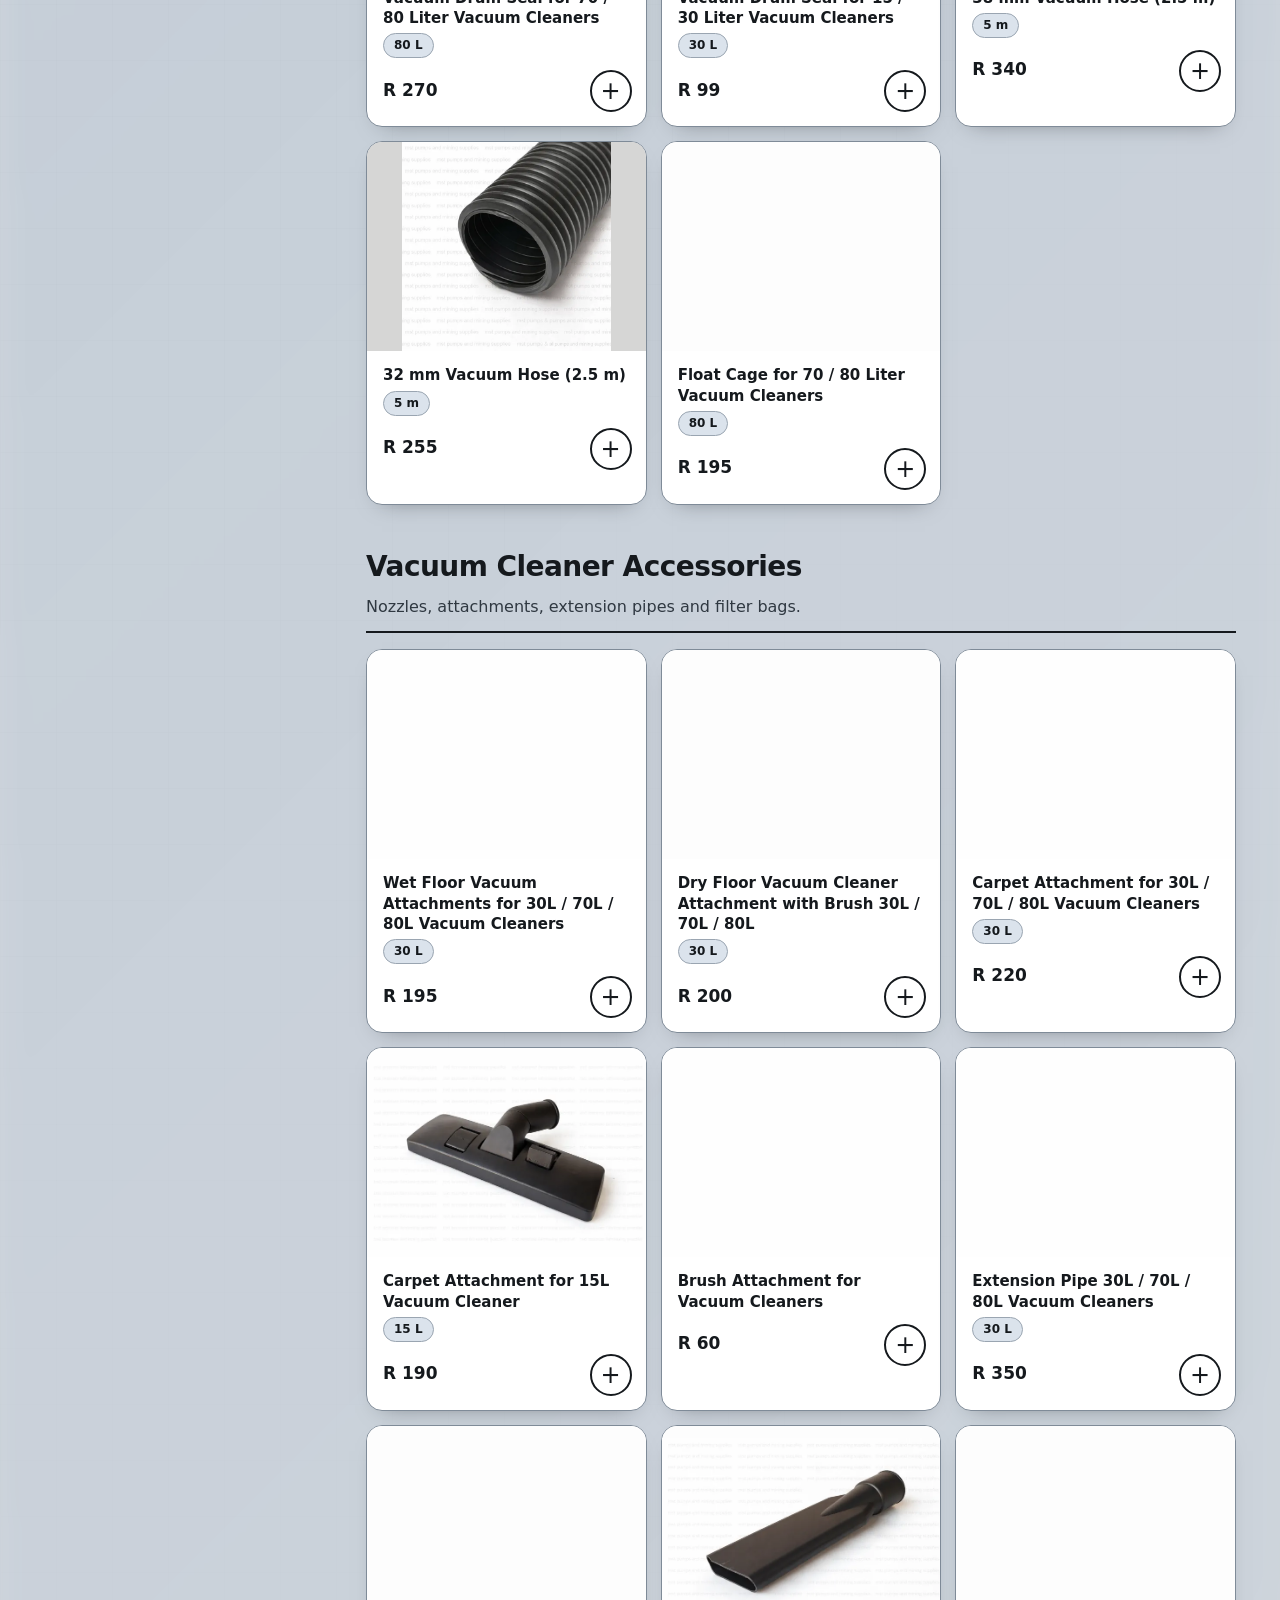
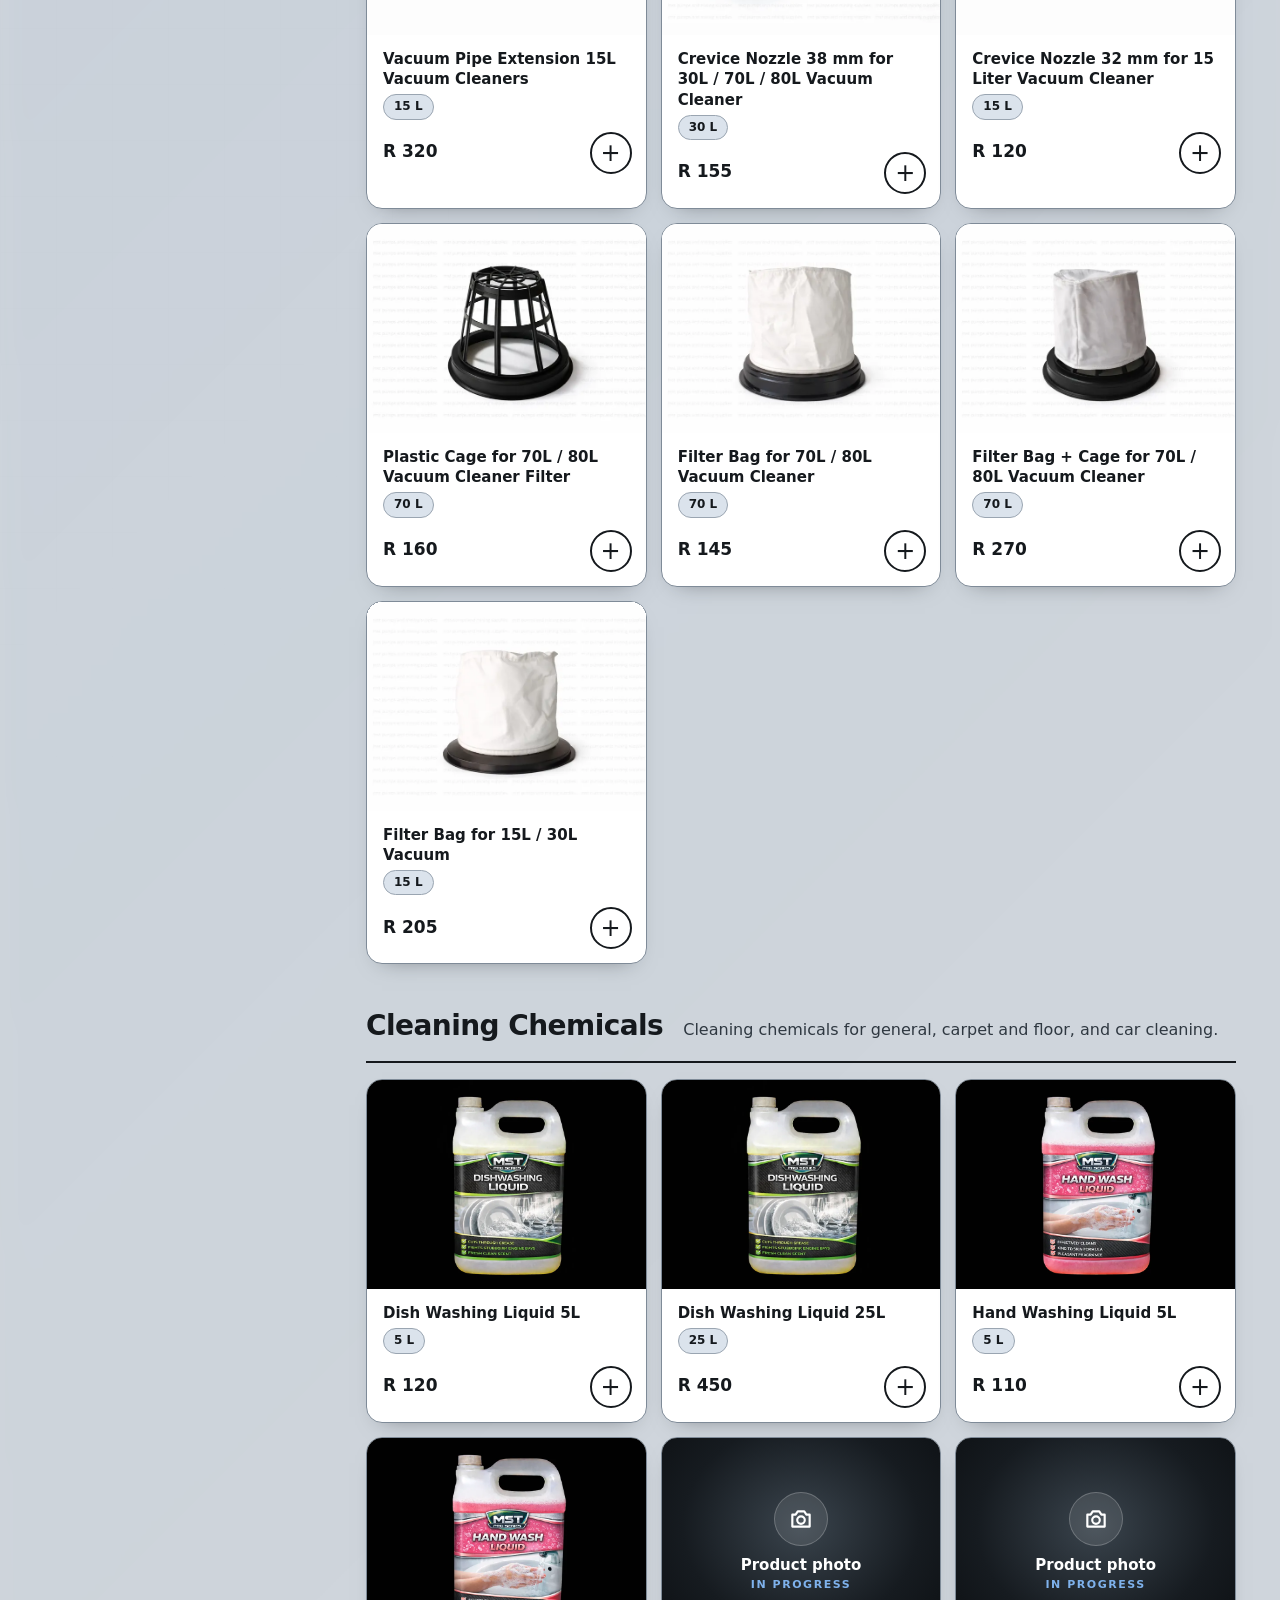
<file: products/index.html>
<!doctype html>
<html lang="en-ZA" class="no-js">
<head>
  <meta charset="utf-8">
  <meta name="viewport" content="width=device-width, initial-scale=1">
  <title>Products | MST Pumps &amp; Mining Supplies</title>
  <meta name="description" content="Pressure washers, engines, industrial vacuum cleaners and spares, plus cleaning chemicals, from MST Pumps &amp; Mining Supplies, Rustenburg. Browse 171 products and request a quote.">
  <meta name="color-scheme" content="light dark">
  <link rel="icon" href="../favicon.svg" type="image/svg+xml">
  <link rel="icon" href="../favicon.ico" sizes="48x48">
  <link rel="apple-touch-icon" href="../apple-touch-icon.png">
  <link rel="canonical" href="https://mstindustrial.co.za/products/">
  <meta property="og:type" content="website">
  <meta property="og:site_name" content="MST Pumps &amp; Mining Supplies">
  <meta property="og:locale" content="en_ZA">
  <meta property="og:title" content="Products | MST Pumps &amp; Mining Supplies">
  <meta property="og:description" content="Pressure washers, engines, industrial vacuum cleaners and spares, plus cleaning chemicals, from MST Pumps &amp; Mining Supplies, Rustenburg. Browse 171 products and request a quote.">
  <meta property="og:url" content="https://mstindustrial.co.za/products/">
  <meta property="og:image" content="https://mstindustrial.co.za/images/share-card-v2.jpg">
  <meta property="og:image:width" content="1200">
  <meta property="og:image:height" content="630">
  <meta property="og:image:alt" content="MST Pumps &amp; Mining Supplies logo on a dark blue card. Built for industry. Call 061 979 0504.">
  <meta name="twitter:card" content="summary_large_image">
  <script>document.documentElement.className = document.documentElement.className.replace("no-js", "js");
  var t = null; try { t = localStorage.getItem("mst-theme"); } catch (e) {} document.documentElement.setAttribute("data-theme", t === "dark" ? "dark" : "light");</script>
  <link rel="preload" href="../fonts/anton-latin.woff2" as="font" type="font/woff2" crossorigin>
  <link rel="stylesheet" href="../css/styles.css">
</head>
<body>
  <a class="skip-link" href="#main">Skip to content</a>



  <svg width="0" height="0" style="position:absolute" aria-hidden="true" focusable="false">
    <symbol id="i-search" viewBox="0 0 24 24"><circle cx="11" cy="11" r="7"/><path d="m20 20-3.5-3.5"/></symbol>
    <symbol id="i-grid" viewBox="0 0 24 24"><rect x="4" y="4" width="6.5" height="6.5" rx="1.5"/><rect x="13.5" y="4" width="6.5" height="6.5" rx="1.5"/><rect x="4" y="13.5" width="6.5" height="6.5" rx="1.5"/><rect x="13.5" y="13.5" width="6.5" height="6.5" rx="1.5"/></symbol>
    <symbol id="i-chev" viewBox="0 0 24 24"><path d="m6 9 6 6 6-6"/></symbol>
    <symbol id="i-tick" viewBox="0 0 24 24"><path d="m5 12 5 5 9-10"/></symbol>
      <symbol id="i-phone" viewBox="0 0 24 24"><path d="M22 16.9v3a2 2 0 0 1-2.2 2 19.8 19.8 0 0 1-8.6-3.1 19.5 19.5 0 0 1-6-6A19.8 19.8 0 0 1 2.1 4.2 2 2 0 0 1 4.1 2h3a2 2 0 0 1 2 1.7c.1 1 .4 1.9.7 2.8a2 2 0 0 1-.5 2.1L8.1 9.9a16 16 0 0 0 6 6l1.3-1.3a2 2 0 0 1 2.1-.4c.9.3 1.8.6 2.8.7a2 2 0 0 1 1.7 2z"/></symbol>
      <symbol id="i-mail" viewBox="0 0 24 24"><rect x="3" y="5" width="18" height="14" rx="2"/><path d="m3 7 9 6 9-6"/></symbol>
      <symbol id="i-pin" viewBox="0 0 24 24"><path d="M20 10c0 6-8 12-8 12S4 16 4 10a8 8 0 0 1 16 0z"/><circle cx="12" cy="10" r="3"/></symbol>
      <symbol id="i-up" viewBox="0 0 24 24"><path d="m6 15 6-6 6 6"/></symbol>
  </svg>

  <header class="site-header">
    <div class="container">
      <div class="island">
        <!-- TODO LOGO: replace this text wordmark with the real MST logo file (MST LOGO.webp on the current site) -->
        <a class="brand" href="../" aria-label="MST Pumps and Mining Supplies, home">
          <span class="brand-mark" aria-hidden="true">MST</span>
          <span class="brand-rule" aria-hidden="true"></span>
          <span class="brand-sub" aria-hidden="true"><span>Pumps &amp;</span><span>Mining</span><span>Supplies</span></span>
        </a>

        <button class="theme-toggle" id="theme-toggle" type="button" role="switch" aria-checked="false" aria-label="Dark mode" hidden>
          <svg class="i-sun" aria-hidden="true" viewBox="0 0 24 24"><circle cx="12" cy="12" r="4"/><path d="M12 2v2M12 20v2M4.9 4.9l1.4 1.4M17.7 17.7l1.4 1.4M2 12h2M20 12h2M4.9 19.1l1.4-1.4M17.7 6.3l1.4-1.4"/></svg>
          <svg class="i-moon" aria-hidden="true" viewBox="0 0 24 24"><path d="M21 12.8A9 9 0 1 1 11.2 3a7 7 0 0 0 9.8 9.8z"/></svg>
        </button>

        <button class="menu-toggle" type="button" aria-expanded="false" aria-controls="site-nav">Menu</button>

        <form class="hs" data-search data-base="../" role="search" action="../products/" method="get">
          <div class="hs-field">
            <svg aria-hidden="true"><use href="#i-search"/></svg>
            <input class="hs-input" type="search" name="q" placeholder="Search products, e.g. unloader" aria-label="Search products">
          </div>
          <ul class="hs-list" hidden></ul>
        </form>

        <a class="btn btn-primary" href="mailto:Sales@mstindustrial.co.za?subject=Quote%20request">Request a quote</a>
      </div>
    </div>

  <nav class="site-nav" id="site-nav" aria-label="Main" data-open="false" data-pills data-persist>
    <div class="container">
      <div class="pills" data-pill="slide">
        <a class="nav-link" href="./" aria-current="page">Products</a>
        <a class="nav-link" href="../repairs-and-service/">Repairs and Service</a>
        <a class="nav-link" href="../custom-pressure-washers/">Custom Pressure Washers</a>
        <a class="nav-link" href="../about/">About</a>
        <a class="nav-link" href="../#contact">Contact</a>
      </div>
    </div>
  </nav>
  </header>
  <main id="main">
    <section class="page-head" aria-labelledby="page-title">
      <div class="container">
        <h1 id="page-title">Products</h1>
        <p class="page-sub">171 products across pressure washers, engines, vacuum cleaners and spares, and cleaning chemicals. Prices are in rand. Request a quote to confirm stock and delivery.</p>

        <div class="tools" id="tools">
          <div class="tools-bar">
            <button class="browse-btn" id="browse-btn" type="button" aria-expanded="false" aria-controls="browse-panel">
              <svg aria-hidden="true"><use href="#i-grid"/></svg>
              <span>Filters</span>
              <span class="browse-badge" id="browse-badge" hidden>0</span>
              <svg class="chev" aria-hidden="true"><use href="#i-chev"/></svg>
            </button>
            <form class="hs" data-search data-inline data-base="../" role="search" onsubmit="return false">
              <div class="hs-field">
                <svg aria-hidden="true"><use href="#i-search"/></svg>
                <input class="hs-input" id="q" type="search" name="q" placeholder="Search" aria-label="Search products">
              </div>
              <ul class="hs-list" hidden></ul>
            </form>
            <div class="browse-panel" id="browse-panel" role="group" aria-label="Filter by category" hidden></div>
          </div>
          <div class="filter-chips" id="chips" aria-label="Active filters"></div>
          <p class="result-count" id="count" role="status" aria-live="polite"></p>
        </div>      </div>
    </section>

    <div class="container catalogue">
      <section class="cat" id="high-pressure-washers" data-cat="high-pressure-washers" aria-labelledby="high-pressure-washers-h">
        <div class="cat-head">
          <h2 id="high-pressure-washers-h">High Pressure Washers</h2>
          <p>Complete machines: petrol, diesel and electric.</p>
        </div>
        <ul class="prod-list">
          <li class="prod" data-name="high pressure washer 10 horsepower diesel">
            <p class="prod-name">High Pressure Washer 10 Horsepower Diesel</p>
            <p class="prod-price">R 18 399</p>
            <a class="btn btn-secondary prod-quote" href="mailto:Sales@mstindustrial.co.za?subject=Quote%20request%3A%20High%20Pressure%20Washer%2010%20Horsepower%20Diesel" aria-label="Request a quote for High Pressure Washer 10 Horsepower Diesel">Request a quote</a>
          </li>
          <li class="prod" data-name="240 bar 13 horsepower high pressure washer">
            <p class="prod-name">240 bar 13 Horsepower High Pressure Washer</p>
            <p class="prod-price">R 14 699</p>
            <a class="btn btn-secondary prod-quote" href="mailto:Sales@mstindustrial.co.za?subject=Quote%20request%3A%20240%20bar%2013%20Horsepower%20High%20Pressure%20Washer" aria-label="Request a quote for 240 bar 13 Horsepower High Pressure Washer">Request a quote</a>
          </li>
          <li class="prod" data-name="186 bar 6.5 horsepower petrol high pressure washer">
            <p class="prod-name">186 bar 6.5 Horsepower Petrol High Pressure Washer</p>
            <p class="prod-price">R 11 599</p>
            <a class="btn btn-secondary prod-quote" href="mailto:Sales@mstindustrial.co.za?subject=Quote%20request%3A%20186%20bar%206.5%20Horsepower%20Petrol%20High%20Pressure%20Washer" aria-label="Request a quote for 186 bar 6.5 Horsepower Petrol High Pressure Washer">Request a quote</a>
          </li>
          <li class="prod" data-name="380 v 7.5 kw 240 bar high pressure washer">
            <p class="prod-name">380 V 7.5 kW 240 bar High Pressure Washer</p>
            <p class="prod-price">R 16 999</p>
            <a class="btn btn-secondary prod-quote" href="mailto:Sales@mstindustrial.co.za?subject=Quote%20request%3A%20380%20V%207.5%20kW%20240%20bar%20High%20Pressure%20Washer" aria-label="Request a quote for 380 V 7.5 kW 240 bar High Pressure Washer">Request a quote</a>
          </li>
          <li class="prod" data-name="380 v 5.5 kw 200 bar high pressure washer">
            <p class="prod-name">380 V 5.5 kW 200 bar High Pressure Washer</p>
            <p class="prod-price">R 16 299</p>
            <a class="btn btn-secondary prod-quote" href="mailto:Sales@mstindustrial.co.za?subject=Quote%20request%3A%20380%20V%205.5%20kW%20200%20bar%20High%20Pressure%20Washer" aria-label="Request a quote for 380 V 5.5 kW 200 bar High Pressure Washer">Request a quote</a>
          </li>
          <li class="prod" data-name="380 v 4 kw 175 bar high pressure washer">
            <p class="prod-name">380 V 4 kW 175 bar High Pressure Washer</p>
            <p class="prod-price">R 14 299</p>
            <a class="btn btn-secondary prod-quote" href="mailto:Sales@mstindustrial.co.za?subject=Quote%20request%3A%20380%20V%204%20kW%20175%20bar%20High%20Pressure%20Washer" aria-label="Request a quote for 380 V 4 kW 175 bar High Pressure Washer">Request a quote</a>
          </li>
          <li class="prod" data-name="220 v 2.2 kw 120 bar high pressure washer">
            <p class="prod-name">220 V 2.2 kW 120 bar High Pressure Washer</p>
            <p class="prod-price">R 13 399</p>
            <a class="btn btn-secondary prod-quote" href="mailto:Sales@mstindustrial.co.za?subject=Quote%20request%3A%20220%20V%202.2%20kW%20120%20bar%20High%20Pressure%20Washer" aria-label="Request a quote for 220 V 2.2 kW 120 bar High Pressure Washer">Request a quote</a>
          </li>
          <li class="prod" data-name="high pressure washer 220 v 2.5 kw">
            <p class="prod-name">High Pressure Washer 220 V 2.5 kW</p>
            <p class="prod-price">R 5 199</p>
            <a class="btn btn-secondary prod-quote" href="mailto:Sales@mstindustrial.co.za?subject=Quote%20request%3A%20High%20Pressure%20Washer%20220%20V%202.5%20kW" aria-label="Request a quote for High Pressure Washer 220 V 2.5 kW">Request a quote</a>
          </li>
        </ul>
      </section>
      <section class="cat" id="pressure-washer-accessories" data-cat="pressure-washer-accessories" aria-labelledby="pressure-washer-accessories-h">
        <div class="cat-head">
          <h2 id="pressure-washer-accessories-h">Pressure Washer Accessories</h2>
          <p>Hoses, guns, lances, nozzles and cleaning attachments.</p>
        </div>
        <ul class="prod-list">
          <li class="prod" data-name="high pressure drain cleaning nozzle">
            <p class="prod-name">High Pressure Drain Cleaning Nozzle</p>
            <p class="prod-price">R 260</p>
            <a class="btn btn-secondary prod-quote" href="mailto:Sales@mstindustrial.co.za?subject=Quote%20request%3A%20High%20Pressure%20Drain%20Cleaning%20Nozzle" aria-label="Request a quote for High Pressure Drain Cleaning Nozzle">Request a quote</a>
          </li>
          <li class="prod" data-name="lance for high pressure washers">
            <p class="prod-name">Lance for High Pressure Washers</p>
            <p class="prod-price">R 450</p>
            <a class="btn btn-secondary prod-quote" href="mailto:Sales@mstindustrial.co.za?subject=Quote%20request%3A%20Lance%20for%20High%20Pressure%20Washers" aria-label="Request a quote for Lance for High Pressure Washers">Request a quote</a>
          </li>
          <li class="prod" data-name="foaming gun for high pressure washer quick connect">
            <p class="prod-name">Foaming Gun for High Pressure Washer Quick Connect</p>
            <p class="prod-price">R 1 050</p>
            <a class="btn btn-secondary prod-quote" href="mailto:Sales@mstindustrial.co.za?subject=Quote%20request%3A%20Foaming%20Gun%20for%20High%20Pressure%20Washer%20Quick%20Connect" aria-label="Request a quote for Foaming Gun for High Pressure Washer Quick Connect">Request a quote</a>
          </li>
          <li class="prod" data-name="20 m spiral hydraulic hose guard">
            <p class="prod-name">20 m Spiral Hydraulic Hose Guard</p>
            <p class="prod-price">R 720</p>
            <a class="btn btn-secondary prod-quote" href="mailto:Sales@mstindustrial.co.za?subject=Quote%20request%3A%2020%20m%20Spiral%20Hydraulic%20Hose%20Guard" aria-label="Request a quote for 20 m Spiral Hydraulic Hose Guard">Request a quote</a>
          </li>
          <li class="prod" data-name="10 m spiral hydraulic hose guard">
            <p class="prod-name">10 m Spiral Hydraulic Hose Guard</p>
            <p class="prod-price">R 360</p>
            <a class="btn btn-secondary prod-quote" href="mailto:Sales@mstindustrial.co.za?subject=Quote%20request%3A%2010%20m%20Spiral%20Hydraulic%20Hose%20Guard" aria-label="Request a quote for 10 m Spiral Hydraulic Hose Guard">Request a quote</a>
          </li>
          <li class="prod" data-name="280 bar rotary high pressure washer nozzle">
            <p class="prod-name">280 bar Rotary High Pressure Washer Nozzle</p>
            <p class="prod-price">R 460</p>
            <a class="btn btn-secondary prod-quote" href="mailto:Sales@mstindustrial.co.za?subject=Quote%20request%3A%20280%20bar%20Rotary%20High%20Pressure%20Washer%20Nozzle" aria-label="Request a quote for 280 bar Rotary High Pressure Washer Nozzle">Request a quote</a>
          </li>
          <li class="prod" data-name="200 bar rotary high pressure washer nozzle">
            <p class="prod-name">200 bar Rotary High Pressure Washer Nozzle</p>
            <p class="prod-price">R 380</p>
            <a class="btn btn-secondary prod-quote" href="mailto:Sales@mstindustrial.co.za?subject=Quote%20request%3A%20200%20bar%20Rotary%20High%20Pressure%20Washer%20Nozzle" aria-label="Request a quote for 200 bar Rotary High Pressure Washer Nozzle">Request a quote</a>
          </li>
          <li class="prod" data-name="20 m 480 bar high pressure washer hose with fittings">
            <p class="prod-name">20 m 480 bar High Pressure Washer Hose with fittings</p>
            <p class="prod-price">R 1 950</p>
            <a class="btn btn-secondary prod-quote" href="mailto:Sales@mstindustrial.co.za?subject=Quote%20request%3A%2020%20m%20480%20bar%20High%20Pressure%20Washer%20Hose%20with%20fittings" aria-label="Request a quote for 20 m 480 bar High Pressure Washer Hose with fittings">Request a quote</a>
          </li>
          <li class="prod" data-name="20 m 280 bar high pressure washer hose with fittings">
            <p class="prod-name">20 m 280 bar High Pressure Washer Hose with fittings</p>
            <p class="prod-price">R 1 400</p>
            <a class="btn btn-secondary prod-quote" href="mailto:Sales@mstindustrial.co.za?subject=Quote%20request%3A%2020%20m%20280%20bar%20High%20Pressure%20Washer%20Hose%20with%20fittings" aria-label="Request a quote for 20 m 280 bar High Pressure Washer Hose with fittings">Request a quote</a>
          </li>
          <li class="prod" data-name="10 m 480 bar high pressure washer hose with fittings">
            <p class="prod-name">10 m 480 bar High Pressure Washer Hose with fittings</p>
            <p class="prod-price">R 990</p>
            <a class="btn btn-secondary prod-quote" href="mailto:Sales@mstindustrial.co.za?subject=Quote%20request%3A%2010%20m%20480%20bar%20High%20Pressure%20Washer%20Hose%20with%20fittings" aria-label="Request a quote for 10 m 480 bar High Pressure Washer Hose with fittings">Request a quote</a>
          </li>
          <li class="prod" data-name="10 m 280 bar high pressure washer hose with fittings">
            <p class="prod-name">10 m 280 bar High Pressure Washer Hose with fittings</p>
            <p class="prod-price">R 790</p>
            <a class="btn btn-secondary prod-quote" href="mailto:Sales@mstindustrial.co.za?subject=Quote%20request%3A%2010%20m%20280%20bar%20High%20Pressure%20Washer%20Hose%20with%20fittings" aria-label="Request a quote for 10 m 280 bar High Pressure Washer Hose with fittings">Request a quote</a>
          </li>
          <li class="prod" data-name="high pressure gun/lance (2.2 kw 120 bar to 7.5 kw 240 bar)">
            <p class="prod-name">High Pressure Gun/Lance (2.2 kW 120 bar to 7.5 kW 240 bar)</p>
            <p class="prod-price">R 740</p>
            <a class="btn btn-secondary prod-quote" href="mailto:Sales@mstindustrial.co.za?subject=Quote%20request%3A%20High%20Pressure%20Gun%2FLance%20%282.2%20kW%20120%20bar%20to%207.5%20kW%20240%20bar%29" aria-label="Request a quote for High Pressure Gun/Lance (2.2 kW 120 bar to 7.5 kW 240 bar)">Request a quote</a>
          </li>
          <li class="prod" data-name="350 bar high pressure gun black">
            <p class="prod-name">350 bar High Pressure Gun Black</p>
            <p class="prod-price">R 580</p>
            <a class="btn btn-secondary prod-quote" href="mailto:Sales@mstindustrial.co.za?subject=Quote%20request%3A%20350%20bar%20High%20Pressure%20Gun%20Black" aria-label="Request a quote for 350 bar High Pressure Gun Black">Request a quote</a>
          </li>
          <li class="prod" data-name="high pressure pavement cleaner stainless steel">
            <p class="prod-name">High Pressure Pavement Cleaner Stainless Steel</p>
            <p class="prod-price">R 9 750</p>
            <a class="btn btn-secondary prod-quote" href="mailto:Sales@mstindustrial.co.za?subject=Quote%20request%3A%20High%20Pressure%20Pavement%20Cleaner%20Stainless%20Steel" aria-label="Request a quote for High Pressure Pavement Cleaner Stainless Steel">Request a quote</a>
          </li>
          <li class="prod" data-name="40° quick connect high pressure nozzle white">
            <p class="prod-name">40° Quick Connect High Pressure Nozzle White</p>
            <p class="prod-price">R 65</p>
            <a class="btn btn-secondary prod-quote" href="mailto:Sales@mstindustrial.co.za?subject=Quote%20request%3A%2040%C2%B0%20Quick%20Connect%20High%20Pressure%20Nozzle%20White" aria-label="Request a quote for 40° Quick Connect High Pressure Nozzle White">Request a quote</a>
          </li>
          <li class="prod" data-name="25° quick connect high pressure nozzle green">
            <p class="prod-name">25° Quick Connect High Pressure Nozzle Green</p>
            <p class="prod-price">R 65</p>
            <a class="btn btn-secondary prod-quote" href="mailto:Sales@mstindustrial.co.za?subject=Quote%20request%3A%2025%C2%B0%20Quick%20Connect%20High%20Pressure%20Nozzle%20Green" aria-label="Request a quote for 25° Quick Connect High Pressure Nozzle Green">Request a quote</a>
          </li>
          <li class="prod" data-name="15° quick connect high pressure nozzle yellow">
            <p class="prod-name">15° Quick Connect High Pressure Nozzle Yellow</p>
            <p class="prod-price">R 65</p>
            <a class="btn btn-secondary prod-quote" href="mailto:Sales@mstindustrial.co.za?subject=Quote%20request%3A%2015%C2%B0%20Quick%20Connect%20High%20Pressure%20Nozzle%20Yellow" aria-label="Request a quote for 15° Quick Connect High Pressure Nozzle Yellow">Request a quote</a>
          </li>
          <li class="prod" data-name="0° quick connect high pressure nozzle">
            <p class="prod-name">0° Quick Connect High Pressure Nozzle</p>
            <p class="prod-price">R 65</p>
            <a class="btn btn-secondary prod-quote" href="mailto:Sales@mstindustrial.co.za?subject=Quote%20request%3A%200%C2%B0%20Quick%20Connect%20High%20Pressure%20Nozzle" aria-label="Request a quote for 0° Quick Connect High Pressure Nozzle">Request a quote</a>
          </li>
          <li class="prod" data-name="chemical quick connect high pressure nozzle">
            <p class="prod-name">Chemical Quick Connect High Pressure Nozzle</p>
            <p class="prod-price">R 65</p>
            <a class="btn btn-secondary prod-quote" href="mailto:Sales@mstindustrial.co.za?subject=Quote%20request%3A%20Chemical%20Quick%20Connect%20High%20Pressure%20Nozzle" aria-label="Request a quote for Chemical Quick Connect High Pressure Nozzle">Request a quote</a>
          </li>
          <li class="prod" data-name="10 m 280 bar high pressure hose">
            <p class="prod-name">10 m 280 bar High Pressure Hose</p>
            <p class="prod-price">R 1 234</p>
            <a class="btn btn-secondary prod-quote" href="mailto:Sales@mstindustrial.co.za?subject=Quote%20request%3A%2010%20m%20280%20bar%20High%20Pressure%20Hose" aria-label="Request a quote for 10 m 280 bar High Pressure Hose">Request a quote</a>
          </li>
          <li class="prod" data-name="mst concrete &amp; pavement cleaner">
            <p class="prod-name">MST Concrete &amp; Pavement Cleaner</p>
            <p class="prod-price">R 360</p>
            <a class="btn btn-secondary prod-quote" href="mailto:Sales@mstindustrial.co.za?subject=Quote%20request%3A%20MST%20Concrete%20%26%20Pavement%20Cleaner" aria-label="Request a quote for MST Concrete &amp; Pavement Cleaner">Request a quote</a>
          </li>
        </ul>
      </section>
      <section class="cat" id="pressure-washer-parts" data-cat="pressure-washer-parts" aria-labelledby="pressure-washer-parts-h">
        <div class="cat-head">
          <h2 id="pressure-washer-parts-h">Pressure Washer Parts</h2>
          <p>Unloaders, valves, gauges, capacitors and cylinder heads.</p>
        </div>
        <ul class="prod-list">
          <li class="prod" data-name="starting capacitor for the high pressure (400uf)">
            <p class="prod-name">Starting Capacitor for the High Pressure (400uF)</p>
            <p class="prod-price">R 210</p>
            <a class="btn btn-secondary prod-quote" href="mailto:Sales@mstindustrial.co.za?subject=Quote%20request%3A%20Starting%20Capacitor%20for%20the%20High%20Pressure%20%28400uF%29" aria-label="Request a quote for Starting Capacitor for the High Pressure (400uF)">Request a quote</a>
          </li>
          <li class="prod" data-name="running capacitor for the high pressure (60uf)">
            <p class="prod-name">Running Capacitor for the High Pressure (60uF)</p>
            <p class="prod-price">R 185</p>
            <a class="btn btn-secondary prod-quote" href="mailto:Sales@mstindustrial.co.za?subject=Quote%20request%3A%20Running%20Capacitor%20for%20the%20High%20Pressure%20%2860uF%29" aria-label="Request a quote for Running Capacitor for the High Pressure (60uF)">Request a quote</a>
          </li>
          <li class="prod" data-name="250 bar pressure gauge for the 2.2 kw to 4.0 kw / 6.5 hp pumps">
            <p class="prod-name">250 bar Pressure Gauge for the 2.2 kW to 4.0 kW / 6.5 HP pumps</p>
            <p class="prod-price">R 390</p>
            <a class="btn btn-secondary prod-quote" href="mailto:Sales@mstindustrial.co.za?subject=Quote%20request%3A%20250%20bar%20Pressure%20Gauge%20for%20the%202.2%20kW%20to%204.0%20kW%20%2F%206.5%20HP%20pumps" aria-label="Request a quote for 250 bar Pressure Gauge for the 2.2 kW to 4.0 kW / 6.5 HP pumps">Request a quote</a>
          </li>
          <li class="prod" data-name="adjustable chemical injector with 3/8&quot; male thread">
            <p class="prod-name">Adjustable Chemical Injector with 3/8&quot; male thread</p>
            <p class="prod-price">R 380</p>
            <a class="btn btn-secondary prod-quote" href="mailto:Sales@mstindustrial.co.za?subject=Quote%20request%3A%20Adjustable%20Chemical%20Injector%20with%203%2F8%22%20male%20thread" aria-label="Request a quote for Adjustable Chemical Injector with 3/8&quot; male thread">Request a quote</a>
          </li>
          <li class="prod" data-name="high-pressure thermal protection valve">
            <p class="prod-name">High-Pressure Thermal Protection Valve</p>
            <p class="prod-price">R 95</p>
            <a class="btn btn-secondary prod-quote" href="mailto:Sales@mstindustrial.co.za?subject=Quote%20request%3A%20High-Pressure%20Thermal%20Protection%20Valve" aria-label="Request a quote for High-Pressure Thermal Protection Valve">Request a quote</a>
          </li>
          <li class="prod" data-name="wheels for the high-pressure">
            <p class="prod-name">Wheels for the High-Pressure</p>
            <p class="prod-price">R 210</p>
            <a class="btn btn-secondary prod-quote" href="mailto:Sales@mstindustrial.co.za?subject=Quote%20request%3A%20Wheels%20for%20the%20High-Pressure" aria-label="Request a quote for Wheels for the High-Pressure">Request a quote</a>
          </li>
          <li class="prod" data-name="cylinder head for the 5.5 kw, 10 hp and 13 hp high pressure washers">
            <p class="prod-name">Cylinder Head for the 5.5 kW, 10 HP and 13 HP High Pressure Washers</p>
            <p class="prod-price">R 2 730</p>
            <a class="btn btn-secondary prod-quote" href="mailto:Sales@mstindustrial.co.za?subject=Quote%20request%3A%20Cylinder%20Head%20for%20the%205.5%20kW%2C%2010%20HP%20and%2013%20HP%20High%20Pressure%20Washers" aria-label="Request a quote for Cylinder Head for the 5.5 kW, 10 HP and 13 HP High Pressure Washers">Request a quote</a>
          </li>
          <li class="prod" data-name="cylinder head for 2.2 kw, 3 kw and 4 kw high pressure pumps">
            <p class="prod-name">Cylinder Head for 2.2 kW, 3 kW and 4 kW High Pressure Pumps</p>
            <p class="prod-price">R 2 350</p>
            <a class="btn btn-secondary prod-quote" href="mailto:Sales@mstindustrial.co.za?subject=Quote%20request%3A%20Cylinder%20Head%20for%202.2%20kW%2C%203%20kW%20and%204%20kW%20High%20Pressure%20Pumps" aria-label="Request a quote for Cylinder Head for 2.2 kW, 3 kW and 4 kW High Pressure Pumps">Request a quote</a>
          </li>
          <li class="prod" data-name="high pressure check valve 6.5 hp petrol">
            <p class="prod-name">High Pressure Check Valve 6.5 HP Petrol</p>
            <p class="prod-price">R 48</p>
            <a class="btn btn-secondary prod-quote" href="mailto:Sales@mstindustrial.co.za?subject=Quote%20request%3A%20High%20Pressure%20Check%20Valve%206.5%20HP%20Petrol" aria-label="Request a quote for High Pressure Check Valve 6.5 HP Petrol">Request a quote</a>
          </li>
          <li class="prod" data-name="high pressure check valve 2.2 kw to 7.5 kw / 10 hp / 13 hp">
            <p class="prod-name">High Pressure Check Valve 2.2 kW to 7.5 kW / 10 HP / 13 HP</p>
            <p class="prod-price">R 52</p>
            <a class="btn btn-secondary prod-quote" href="mailto:Sales@mstindustrial.co.za?subject=Quote%20request%3A%20High%20Pressure%20Check%20Valve%202.2%20kW%20to%207.5%20kW%20%2F%2010%20HP%20%2F%2013%20HP" aria-label="Request a quote for High Pressure Check Valve 2.2 kW to 7.5 kW / 10 HP / 13 HP">Request a quote</a>
          </li>
          <li class="prod" data-name="unloader for the 5.5 kw / 7.5 kw / 10 hp / 13 hp high pressure washer pump">
            <p class="prod-name">Unloader for the 5.5 kW / 7.5 kW / 10 HP / 13 HP High Pressure Washer pump</p>
            <p class="prod-price">R 1 100</p>
            <a class="btn btn-secondary prod-quote" href="mailto:Sales@mstindustrial.co.za?subject=Quote%20request%3A%20Unloader%20for%20the%205.5%20kW%20%2F%207.5%20kW%20%2F%2010%20HP%20%2F%2013%20HP%20High%20Pressure%20Washer%20pump" aria-label="Request a quote for Unloader for the 5.5 kW / 7.5 kW / 10 HP / 13 HP High Pressure Washer pump">Request a quote</a>
          </li>
          <li class="prod" data-name="unloader for the 2.2 kw / 3 kw / 4 kw high pressure washer pump">
            <p class="prod-name">Unloader for the 2.2 kW / 3 kW / 4 kW High Pressure Washer Pump</p>
            <p class="prod-price">R 810</p>
            <a class="btn btn-secondary prod-quote" href="mailto:Sales@mstindustrial.co.za?subject=Quote%20request%3A%20Unloader%20for%20the%202.2%20kW%20%2F%203%20kW%20%2F%204%20kW%20High%20Pressure%20Washer%20Pump" aria-label="Request a quote for Unloader for the 2.2 kW / 3 kW / 4 kW High Pressure Washer Pump">Request a quote</a>
          </li>
        </ul>
      </section>
      <section class="cat" id="engines-engine-spares" data-cat="engines-engine-spares" aria-labelledby="engines-engine-spares-h">
        <div class="cat-head">
          <h2 id="engines-engine-spares-h">Engines and Engine Spares</h2>
          <p>6.5 HP and 13 HP petrol, 10 HP diesel, and the spares for them.</p>
        </div>
        <ul class="prod-list">
          <li class="prod" data-name="6.5 hp petrol engine">
            <p class="prod-name">6.5 HP Petrol Engine</p>
            <p class="prod-price">R 3 120</p>
            <a class="btn btn-secondary prod-quote" href="mailto:Sales@mstindustrial.co.za?subject=Quote%20request%3A%206.5%20HP%20Petrol%20Engine" aria-label="Request a quote for 6.5 HP Petrol Engine">Request a quote</a>
          </li>
          <li class="prod" data-name="13 hp petrol engine">
            <p class="prod-name">13 HP Petrol Engine</p>
            <p class="prod-price">R 6 160</p>
            <a class="btn btn-secondary prod-quote" href="mailto:Sales@mstindustrial.co.za?subject=Quote%20request%3A%2013%20HP%20Petrol%20Engine" aria-label="Request a quote for 13 HP Petrol Engine">Request a quote</a>
          </li>
          <li class="prod" data-name="6.5 hp engine air filter">
            <p class="prod-name">6.5 HP Engine Air Filter</p>
            <p class="prod-price">R 50</p>
            <a class="btn btn-secondary prod-quote" href="mailto:Sales@mstindustrial.co.za?subject=Quote%20request%3A%206.5%20HP%20Engine%20Air%20Filter" aria-label="Request a quote for 6.5 HP Engine Air Filter">Request a quote</a>
          </li>
          <li class="prod" data-name="13 hp engine air filter">
            <p class="prod-name">13 HP Engine Air Filter</p>
            <p class="prod-price">R 85</p>
            <a class="btn btn-secondary prod-quote" href="mailto:Sales@mstindustrial.co.za?subject=Quote%20request%3A%2013%20HP%20Engine%20Air%20Filter" aria-label="Request a quote for 13 HP Engine Air Filter">Request a quote</a>
          </li>
          <li class="prod" data-name="6.5 hp engine air filter housing">
            <p class="prod-name">6.5 HP Engine Air Filter Housing</p>
            <p class="prod-price">R 120</p>
            <a class="btn btn-secondary prod-quote" href="mailto:Sales@mstindustrial.co.za?subject=Quote%20request%3A%206.5%20HP%20Engine%20Air%20Filter%20Housing" aria-label="Request a quote for 6.5 HP Engine Air Filter Housing">Request a quote</a>
          </li>
          <li class="prod" data-name="13 hp engine air filter housing">
            <p class="prod-name">13 HP Engine Air Filter Housing</p>
            <p class="prod-price">R 195</p>
            <a class="btn btn-secondary prod-quote" href="mailto:Sales@mstindustrial.co.za?subject=Quote%20request%3A%2013%20HP%20Engine%20Air%20Filter%20Housing" aria-label="Request a quote for 13 HP Engine Air Filter Housing">Request a quote</a>
          </li>
          <li class="prod" data-name="carburetor for 6.5 hp petrol engine">
            <p class="prod-name">Carburetor for 6.5 HP petrol engine</p>
            <p class="prod-price">R 310</p>
            <a class="btn btn-secondary prod-quote" href="mailto:Sales@mstindustrial.co.za?subject=Quote%20request%3A%20Carburetor%20for%206.5%20HP%20petrol%20engine" aria-label="Request a quote for Carburetor for 6.5 HP petrol engine">Request a quote</a>
          </li>
          <li class="prod" data-name="carburetor for 13 hp petrol engine">
            <p class="prod-name">Carburetor for 13 HP petrol engine</p>
            <p class="prod-price">R 480</p>
            <a class="btn btn-secondary prod-quote" href="mailto:Sales@mstindustrial.co.za?subject=Quote%20request%3A%20Carburetor%20for%2013%20HP%20petrol%20engine" aria-label="Request a quote for Carburetor for 13 HP petrol engine">Request a quote</a>
          </li>
          <li class="prod" data-name="6.5 hp petrol engine fuel tank">
            <p class="prod-name">6.5 HP Petrol Engine Fuel Tank</p>
            <p class="prod-price">R 225</p>
            <a class="btn btn-secondary prod-quote" href="mailto:Sales@mstindustrial.co.za?subject=Quote%20request%3A%206.5%20HP%20Petrol%20Engine%20Fuel%20Tank" aria-label="Request a quote for 6.5 HP Petrol Engine Fuel Tank">Request a quote</a>
          </li>
          <li class="prod" data-name="13 hp petrol engine fuel tank">
            <p class="prod-name">13 HP Petrol Engine Fuel Tank</p>
            <p class="prod-price">R 430</p>
            <a class="btn btn-secondary prod-quote" href="mailto:Sales@mstindustrial.co.za?subject=Quote%20request%3A%2013%20HP%20Petrol%20Engine%20Fuel%20Tank" aria-label="Request a quote for 13 HP Petrol Engine Fuel Tank">Request a quote</a>
          </li>
          <li class="prod" data-name="10 hp diesel engine fuel tank">
            <p class="prod-name">10 HP Diesel Engine Fuel Tank</p>
            <p class="prod-price">R 480</p>
            <a class="btn btn-secondary prod-quote" href="mailto:Sales@mstindustrial.co.za?subject=Quote%20request%3A%2010%20HP%20Diesel%20Engine%20Fuel%20Tank" aria-label="Request a quote for 10 HP Diesel Engine Fuel Tank">Request a quote</a>
          </li>
          <li class="prod" data-name="13 hp petrol engine exhaust">
            <p class="prod-name">13 HP Petrol Engine Exhaust</p>
            <p class="prod-price">R 480</p>
            <a class="btn btn-secondary prod-quote" href="mailto:Sales@mstindustrial.co.za?subject=Quote%20request%3A%2013%20HP%20Petrol%20Engine%20Exhaust" aria-label="Request a quote for 13 HP Petrol Engine Exhaust">Request a quote</a>
          </li>
          <li class="prod" data-name="10 hp diesel engine exhaust">
            <p class="prod-name">10 HP Diesel Engine Exhaust</p>
            <p class="prod-price">R 640</p>
            <a class="btn btn-secondary prod-quote" href="mailto:Sales@mstindustrial.co.za?subject=Quote%20request%3A%2010%20HP%20Diesel%20Engine%20Exhaust" aria-label="Request a quote for 10 HP Diesel Engine Exhaust">Request a quote</a>
          </li>
          <li class="prod" data-name="petrol engine spark plugs">
            <p class="prod-name">Petrol Engine Spark Plugs</p>
            <p class="prod-price">R 55</p>
            <a class="btn btn-secondary prod-quote" href="mailto:Sales@mstindustrial.co.za?subject=Quote%20request%3A%20Petrol%20Engine%20Spark%20Plugs" aria-label="Request a quote for Petrol Engine Spark Plugs">Request a quote</a>
          </li>
          <li class="prod" data-name="petrol engine red kill switch">
            <p class="prod-name">Petrol Engine Red Kill Switch</p>
            <p class="prod-price">R 80</p>
            <a class="btn btn-secondary prod-quote" href="mailto:Sales@mstindustrial.co.za?subject=Quote%20request%3A%20Petrol%20Engine%20Red%20Kill%20Switch" aria-label="Request a quote for Petrol Engine Red Kill Switch">Request a quote</a>
          </li>
          <li class="prod" data-name="13 hp engine fan">
            <p class="prod-name">13 HP Engine Fan</p>
            <p class="prod-price">R 110</p>
            <a class="btn btn-secondary prod-quote" href="mailto:Sales@mstindustrial.co.za?subject=Quote%20request%3A%2013%20HP%20Engine%20Fan" aria-label="Request a quote for 13 HP Engine Fan">Request a quote</a>
          </li>
          <li class="prod" data-name="10 hp diesel engine starter">
            <p class="prod-name">10 HP Diesel Engine Starter</p>
            <p class="prod-price">R 1 700</p>
            <a class="btn btn-secondary prod-quote" href="mailto:Sales@mstindustrial.co.za?subject=Quote%20request%3A%2010%20HP%20Diesel%20Engine%20Starter" aria-label="Request a quote for 10 HP Diesel Engine Starter">Request a quote</a>
          </li>
          <li class="prod" data-name="10 hp diesel engine injector">
            <p class="prod-name">10 HP Diesel Engine Injector</p>
            <p class="prod-price">R 640</p>
            <a class="btn btn-secondary prod-quote" href="mailto:Sales@mstindustrial.co.za?subject=Quote%20request%3A%2010%20HP%20Diesel%20Engine%20Injector" aria-label="Request a quote for 10 HP Diesel Engine Injector">Request a quote</a>
          </li>
          <li class="prod" data-name="10 hp diesel engine oil pump">
            <p class="prod-name">10 HP Diesel Engine Oil Pump</p>
            <p class="prod-price">R 800</p>
            <a class="btn btn-secondary prod-quote" href="mailto:Sales@mstindustrial.co.za?subject=Quote%20request%3A%2010%20HP%20Diesel%20Engine%20Oil%20Pump" aria-label="Request a quote for 10 HP Diesel Engine Oil Pump">Request a quote</a>
          </li>
        </ul>
      </section>
      <section class="cat" id="industrial-vacuum-cleaners" data-cat="industrial-vacuum-cleaners" aria-labelledby="industrial-vacuum-cleaners-h">
        <div class="cat-head">
          <h2 id="industrial-vacuum-cleaners-h">Industrial Vacuum Cleaners</h2>
          <p>Wet and dry vacuum cleaners from 15 L to 80 L.</p>
        </div>
        <ul class="prod-list">
          <li class="prod" data-name="15l vacuum cleaner">
            <p class="prod-name">15L Vacuum Cleaner</p>
            <p class="prod-price">R 2 600</p>
            <a class="btn btn-secondary prod-quote" href="mailto:Sales@mstindustrial.co.za?subject=Quote%20request%3A%2015L%20Vacuum%20Cleaner" aria-label="Request a quote for 15L Vacuum Cleaner">Request a quote</a>
          </li>
          <li class="prod" data-name="30l vacuum cleaner">
            <p class="prod-name">30L Vacuum Cleaner</p>
            <p class="prod-price">R 3 100</p>
            <a class="btn btn-secondary prod-quote" href="mailto:Sales@mstindustrial.co.za?subject=Quote%20request%3A%2030L%20Vacuum%20Cleaner" aria-label="Request a quote for 30L Vacuum Cleaner">Request a quote</a>
          </li>
          <li class="prod" data-name="70l vacuum cleaner">
            <p class="prod-name">70L Vacuum Cleaner</p>
            <p class="prod-price">R 5 200</p>
            <a class="btn btn-secondary prod-quote" href="mailto:Sales@mstindustrial.co.za?subject=Quote%20request%3A%2070L%20Vacuum%20Cleaner" aria-label="Request a quote for 70L Vacuum Cleaner">Request a quote</a>
          </li>
          <li class="prod" data-name="80l vacuum cleaner">
            <p class="prod-name">80L Vacuum Cleaner</p>
            <p class="prod-price">R 5 900</p>
            <a class="btn btn-secondary prod-quote" href="mailto:Sales@mstindustrial.co.za?subject=Quote%20request%3A%2080L%20Vacuum%20Cleaner" aria-label="Request a quote for 80L Vacuum Cleaner">Request a quote</a>
          </li>
        </ul>
      </section>
      <section class="cat" id="vacuum-motors" data-cat="vacuum-motors" aria-labelledby="vacuum-motors-h">
        <div class="cat-head">
          <h2 id="vacuum-motors-h">220 V Vacuum Motors</h2>
          <p>Replacement motors for wet/dry vacuum cleaners.</p>
        </div>
        <ul class="prod-list">
          <li class="prod" data-name="3st - 220 v vacuum motor">
            <p class="prod-name">3ST - 220 V Vacuum Motor</p>
            <p class="prod-price">R 1 000</p>
            <a class="btn btn-secondary prod-quote" href="mailto:Sales@mstindustrial.co.za?subject=Quote%20request%3A%203ST%20-%20220%20V%20Vacuum%20Motor" aria-label="Request a quote for 3ST - 220 V Vacuum Motor">Request a quote</a>
          </li>
          <li class="prod" data-name="3s - 220 v vacuum motor">
            <p class="prod-name">3S - 220 V Vacuum Motor</p>
            <p class="prod-price">R 1 200</p>
            <a class="btn btn-secondary prod-quote" href="mailto:Sales@mstindustrial.co.za?subject=Quote%20request%3A%203S%20-%20220%20V%20Vacuum%20Motor" aria-label="Request a quote for 3S - 220 V Vacuum Motor">Request a quote</a>
          </li>
          <li class="prod" data-name="2st - 220 v vacuum motor">
            <p class="prod-name">2ST - 220 V Vacuum Motor</p>
            <p class="prod-price">R 760</p>
            <a class="btn btn-secondary prod-quote" href="mailto:Sales@mstindustrial.co.za?subject=Quote%20request%3A%202ST%20-%20220%20V%20Vacuum%20Motor" aria-label="Request a quote for 2ST - 220 V Vacuum Motor">Request a quote</a>
          </li>
          <li class="prod" data-name="2s - 220 v vacuum motor">
            <p class="prod-name">2S - 220 V Vacuum Motor</p>
            <p class="prod-price">R 540</p>
            <a class="btn btn-secondary prod-quote" href="mailto:Sales@mstindustrial.co.za?subject=Quote%20request%3A%202S%20-%20220%20V%20Vacuum%20Motor" aria-label="Request a quote for 2S - 220 V Vacuum Motor">Request a quote</a>
          </li>
          <li class="prod" data-name="1s - 220 v vacuum motor">
            <p class="prod-name">1S - 220 V Vacuum Motor</p>
            <p class="prod-price">R 480</p>
            <a class="btn btn-secondary prod-quote" href="mailto:Sales@mstindustrial.co.za?subject=Quote%20request%3A%201S%20-%20220%20V%20Vacuum%20Motor" aria-label="Request a quote for 1S - 220 V Vacuum Motor">Request a quote</a>
          </li>
        </ul>
      </section>
      <section class="cat" id="vacuum-spares" data-cat="vacuum-spares" aria-labelledby="vacuum-spares-h">
        <div class="cat-head">
          <h2 id="vacuum-spares-h">Vacuum Cleaner Spares</h2>
          <p>Castors, seals, floats, cuffs, switches and hoses.</p>
        </div>
        <ul class="prod-list">
          <li class="prod" data-name="castor for 80 liter vacuum cleaners">
            <p class="prod-name">Castor for 80 Liter Vacuum Cleaners</p>
            <p class="prod-price">R 105</p>
            <a class="btn btn-secondary prod-quote" href="mailto:Sales@mstindustrial.co.za?subject=Quote%20request%3A%20Castor%20for%2080%20Liter%20Vacuum%20Cleaners" aria-label="Request a quote for Castor for 80 Liter Vacuum Cleaners">Request a quote</a>
          </li>
          <li class="prod" data-name="castor for 15 / 30 liter vacuum cleaners">
            <p class="prod-name">Castor for 15 / 30 Liter Vacuum Cleaners</p>
            <p class="prod-price">R 85</p>
            <a class="btn btn-secondary prod-quote" href="mailto:Sales@mstindustrial.co.za?subject=Quote%20request%3A%20Castor%20for%2015%20%2F%2030%20Liter%20Vacuum%20Cleaners" aria-label="Request a quote for Castor for 15 / 30 Liter Vacuum Cleaners">Request a quote</a>
          </li>
          <li class="prod" data-name="drain hose for 70 / 80 liter vacuum cleaners">
            <p class="prod-name">Drain Hose for 70 / 80 Liter vacuum cleaners</p>
            <p class="prod-price">R 225</p>
            <a class="btn btn-secondary prod-quote" href="mailto:Sales@mstindustrial.co.za?subject=Quote%20request%3A%20Drain%20Hose%20for%2070%20%2F%2080%20Liter%20vacuum%20cleaners" aria-label="Request a quote for Drain Hose for 70 / 80 Liter vacuum cleaners">Request a quote</a>
          </li>
          <li class="prod" data-name="handle for stainless steel vacuum drums">
            <p class="prod-name">Handle for Stainless Steel Vacuum Drums</p>
            <p class="prod-price">R 80</p>
            <a class="btn btn-secondary prod-quote" href="mailto:Sales@mstindustrial.co.za?subject=Quote%20request%3A%20Handle%20for%20Stainless%20Steel%20Vacuum%20Drums" aria-label="Request a quote for Handle for Stainless Steel Vacuum Drums">Request a quote</a>
          </li>
          <li class="prod" data-name="float ball for 70 / 80 liter vacuum cleaners">
            <p class="prod-name">Float Ball for 70 / 80 Liter Vacuum Cleaners</p>
            <p class="prod-price">R 130</p>
            <a class="btn btn-secondary prod-quote" href="mailto:Sales@mstindustrial.co.za?subject=Quote%20request%3A%20Float%20Ball%20for%2070%20%2F%2080%20Liter%20Vacuum%20Cleaners" aria-label="Request a quote for Float Ball for 70 / 80 Liter Vacuum Cleaners">Request a quote</a>
          </li>
          <li class="prod" data-name="float ball for 15 / 30 liter vacuum cleaners">
            <p class="prod-name">Float Ball for 15 / 30 Liter Vacuum Cleaners</p>
            <p class="prod-price">R 80</p>
            <a class="btn btn-secondary prod-quote" href="mailto:Sales@mstindustrial.co.za?subject=Quote%20request%3A%20Float%20Ball%20for%2015%20%2F%2030%20Liter%20Vacuum%20Cleaners" aria-label="Request a quote for Float Ball for 15 / 30 Liter Vacuum Cleaners">Request a quote</a>
          </li>
          <li class="prod" data-name="float cage for 15 / 30 liter vacuum cleaners">
            <p class="prod-name">Float Cage for 15 / 30 Liter Vacuum Cleaners</p>
            <p class="prod-price">R 165</p>
            <a class="btn btn-secondary prod-quote" href="mailto:Sales@mstindustrial.co.za?subject=Quote%20request%3A%20Float%20Cage%20for%2015%20%2F%2030%20Liter%20Vacuum%20Cleaners" aria-label="Request a quote for Float Cage for 15 / 30 Liter Vacuum Cleaners">Request a quote</a>
          </li>
          <li class="prod" data-name="inlet fitting for 15 / 30 / 70 / 80 liter vacuum cleaners">
            <p class="prod-name">Inlet Fitting for 15 / 30 / 70 / 80 Liter Vacuum Cleaners</p>
            <p class="prod-price">R 215</p>
            <a class="btn btn-secondary prod-quote" href="mailto:Sales@mstindustrial.co.za?subject=Quote%20request%3A%20Inlet%20Fitting%20for%2015%20%2F%2030%20%2F%2070%20%2F%2080%20Liter%20Vacuum%20Cleaners" aria-label="Request a quote for Inlet Fitting for 15 / 30 / 70 / 80 Liter Vacuum Cleaners">Request a quote</a>
          </li>
          <li class="prod" data-name="machine side cuff for 30 / 70 / 80 liter vacuum cleaners">
            <p class="prod-name">Machine Side Cuff for 30 / 70 / 80 Liter Vacuum Cleaners</p>
            <p class="prod-price">R 155</p>
            <a class="btn btn-secondary prod-quote" href="mailto:Sales@mstindustrial.co.za?subject=Quote%20request%3A%20Machine%20Side%20Cuff%20for%2030%20%2F%2070%20%2F%2080%20Liter%20Vacuum%20Cleaners" aria-label="Request a quote for Machine Side Cuff for 30 / 70 / 80 Liter Vacuum Cleaners">Request a quote</a>
          </li>
          <li class="prod" data-name="machine side cuff for 15 liter vacuum cleaner">
            <p class="prod-name">Machine Side Cuff for 15 Liter Vacuum Cleaner</p>
            <p class="prod-price">R 125</p>
            <a class="btn btn-secondary prod-quote" href="mailto:Sales@mstindustrial.co.za?subject=Quote%20request%3A%20Machine%20Side%20Cuff%20for%2015%20Liter%20Vacuum%20Cleaner" aria-label="Request a quote for Machine Side Cuff for 15 Liter Vacuum Cleaner">Request a quote</a>
          </li>
          <li class="prod" data-name="rf filter pc board for vacuum cleaners">
            <p class="prod-name">RF Filter PC Board for Vacuum Cleaners</p>
            <p class="prod-price">R 235</p>
            <a class="btn btn-secondary prod-quote" href="mailto:Sales@mstindustrial.co.za?subject=Quote%20request%3A%20RF%20Filter%20PC%20Board%20for%20Vacuum%20Cleaners" aria-label="Request a quote for RF Filter PC Board for Vacuum Cleaners">Request a quote</a>
          </li>
          <li class="prod" data-name="plastic vacuum drum clips 15 / 30 liter vacuum cleaners">
            <p class="prod-name">Plastic Vacuum Drum Clips 15 / 30 Liter Vacuum Cleaners</p>
            <p class="prod-price">R 55</p>
            <a class="btn btn-secondary prod-quote" href="mailto:Sales@mstindustrial.co.za?subject=Quote%20request%3A%20Plastic%20Vacuum%20Drum%20Clips%2015%20%2F%2030%20Liter%20Vacuum%20Cleaners" aria-label="Request a quote for Plastic Vacuum Drum Clips 15 / 30 Liter Vacuum Cleaners">Request a quote</a>
          </li>
          <li class="prod" data-name="steel vacuum drum clips 15 / 30 liter vacuum cleaners">
            <p class="prod-name">Steel Vacuum Drum Clips 15 / 30 Liter Vacuum Cleaners</p>
            <p class="prod-price">R 68</p>
            <a class="btn btn-secondary prod-quote" href="mailto:Sales@mstindustrial.co.za?subject=Quote%20request%3A%20Steel%20Vacuum%20Drum%20Clips%2015%20%2F%2030%20Liter%20Vacuum%20Cleaners" aria-label="Request a quote for Steel Vacuum Drum Clips 15 / 30 Liter Vacuum Cleaners">Request a quote</a>
          </li>
          <li class="prod" data-name="on/off switch for 15 / 30 / 70 / 80 liter vacuum cleaners">
            <p class="prod-name">On/Off Switch for 15 / 30 / 70 / 80 Liter Vacuum Cleaners</p>
            <p class="prod-price">R 50</p>
            <a class="btn btn-secondary prod-quote" href="mailto:Sales@mstindustrial.co.za?subject=Quote%20request%3A%20On%2FOff%20Switch%20for%2015%20%2F%2030%20%2F%2070%20%2F%2080%20Liter%20Vacuum%20Cleaners" aria-label="Request a quote for On/Off Switch for 15 / 30 / 70 / 80 Liter Vacuum Cleaners">Request a quote</a>
          </li>
          <li class="prod" data-name="wheel for 70 / 80 liter vacuum cleaners">
            <p class="prod-name">Wheel for 70 / 80 Liter Vacuum Cleaners</p>
            <p class="prod-price">R 200</p>
            <a class="btn btn-secondary prod-quote" href="mailto:Sales@mstindustrial.co.za?subject=Quote%20request%3A%20Wheel%20for%2070%20%2F%2080%20Liter%20Vacuum%20Cleaners" aria-label="Request a quote for Wheel for 70 / 80 Liter Vacuum Cleaners">Request a quote</a>
          </li>
          <li class="prod" data-name="vacuum drum seal for 70 / 80 liter vacuum cleaners">
            <p class="prod-name">Vacuum Drum Seal for 70 / 80 Liter Vacuum Cleaners</p>
            <p class="prod-price">R 270</p>
            <a class="btn btn-secondary prod-quote" href="mailto:Sales@mstindustrial.co.za?subject=Quote%20request%3A%20Vacuum%20Drum%20Seal%20for%2070%20%2F%2080%20Liter%20Vacuum%20Cleaners" aria-label="Request a quote for Vacuum Drum Seal for 70 / 80 Liter Vacuum Cleaners">Request a quote</a>
          </li>
          <li class="prod" data-name="vacuum drum seal for 15 / 30 liter vacuum cleaners">
            <p class="prod-name">Vacuum Drum Seal for 15 / 30 Liter Vacuum Cleaners</p>
            <p class="prod-price">R 99</p>
            <a class="btn btn-secondary prod-quote" href="mailto:Sales@mstindustrial.co.za?subject=Quote%20request%3A%20Vacuum%20Drum%20Seal%20for%2015%20%2F%2030%20Liter%20Vacuum%20Cleaners" aria-label="Request a quote for Vacuum Drum Seal for 15 / 30 Liter Vacuum Cleaners">Request a quote</a>
          </li>
          <li class="prod" data-name="38 mm vacuum hose (2.5 m)">
            <p class="prod-name">38 mm Vacuum Hose (2.5 m)</p>
            <p class="prod-price">R 340</p>
            <a class="btn btn-secondary prod-quote" href="mailto:Sales@mstindustrial.co.za?subject=Quote%20request%3A%2038%20mm%20Vacuum%20Hose%20%282.5%20m%29" aria-label="Request a quote for 38 mm Vacuum Hose (2.5 m)">Request a quote</a>
          </li>
          <li class="prod" data-name="32 mm vacuum hose (2.5 m)">
            <p class="prod-name">32 mm Vacuum Hose (2.5 m)</p>
            <p class="prod-price">R 255</p>
            <a class="btn btn-secondary prod-quote" href="mailto:Sales@mstindustrial.co.za?subject=Quote%20request%3A%2032%20mm%20Vacuum%20Hose%20%282.5%20m%29" aria-label="Request a quote for 32 mm Vacuum Hose (2.5 m)">Request a quote</a>
          </li>
          <li class="prod" data-name="float cage for 70 / 80 liter vacuum cleaners">
            <p class="prod-name">Float Cage for 70 / 80 Liter Vacuum Cleaners</p>
            <p class="prod-price">R 195</p>
            <a class="btn btn-secondary prod-quote" href="mailto:Sales@mstindustrial.co.za?subject=Quote%20request%3A%20Float%20Cage%20for%2070%20%2F%2080%20Liter%20Vacuum%20Cleaners" aria-label="Request a quote for Float Cage for 70 / 80 Liter Vacuum Cleaners">Request a quote</a>
          </li>
        </ul>
      </section>
      <section class="cat" id="vacuum-accessories" data-cat="vacuum-accessories" aria-labelledby="vacuum-accessories-h">
        <div class="cat-head">
          <h2 id="vacuum-accessories-h">Vacuum Cleaner Accessories</h2>
          <p>Nozzles, attachments, extension pipes and filter bags.</p>
        </div>
        <ul class="prod-list">
          <li class="prod" data-name="wet floor vacuum attachments for 30l / 70l / 80l vacuum cleaners">
            <p class="prod-name">Wet Floor Vacuum Attachments for 30L / 70L / 80L Vacuum Cleaners</p>
            <p class="prod-price">R 195</p>
            <a class="btn btn-secondary prod-quote" href="mailto:Sales@mstindustrial.co.za?subject=Quote%20request%3A%20Wet%20Floor%20Vacuum%20Attachments%20for%2030L%20%2F%2070L%20%2F%2080L%20Vacuum%20Cleaners" aria-label="Request a quote for Wet Floor Vacuum Attachments for 30L / 70L / 80L Vacuum Cleaners">Request a quote</a>
          </li>
          <li class="prod" data-name="dry floor vacuum cleaner attachment with brush 30l / 70l / 80l">
            <p class="prod-name">Dry Floor Vacuum Cleaner Attachment with Brush 30L / 70L / 80L</p>
            <p class="prod-price">R 200</p>
            <a class="btn btn-secondary prod-quote" href="mailto:Sales@mstindustrial.co.za?subject=Quote%20request%3A%20Dry%20Floor%20Vacuum%20Cleaner%20Attachment%20with%20Brush%2030L%20%2F%2070L%20%2F%2080L" aria-label="Request a quote for Dry Floor Vacuum Cleaner Attachment with Brush 30L / 70L / 80L">Request a quote</a>
          </li>
          <li class="prod" data-name="carpet attachment for 30l / 70l / 80l vacuum cleaners">
            <p class="prod-name">Carpet Attachment for 30L / 70L / 80L Vacuum Cleaners</p>
            <p class="prod-price">R 220</p>
            <a class="btn btn-secondary prod-quote" href="mailto:Sales@mstindustrial.co.za?subject=Quote%20request%3A%20Carpet%20Attachment%20for%2030L%20%2F%2070L%20%2F%2080L%20Vacuum%20Cleaners" aria-label="Request a quote for Carpet Attachment for 30L / 70L / 80L Vacuum Cleaners">Request a quote</a>
          </li>
          <li class="prod" data-name="carpet attachment for 15l vacuum cleaner">
            <p class="prod-name">Carpet Attachment for 15L Vacuum Cleaner</p>
            <p class="prod-price">R 190</p>
            <a class="btn btn-secondary prod-quote" href="mailto:Sales@mstindustrial.co.za?subject=Quote%20request%3A%20Carpet%20Attachment%20for%2015L%20Vacuum%20Cleaner" aria-label="Request a quote for Carpet Attachment for 15L Vacuum Cleaner">Request a quote</a>
          </li>
          <li class="prod" data-name="brush attachment for vacuum cleaners">
            <p class="prod-name">Brush Attachment for Vacuum Cleaners</p>
            <p class="prod-price">R 60</p>
            <a class="btn btn-secondary prod-quote" href="mailto:Sales@mstindustrial.co.za?subject=Quote%20request%3A%20Brush%20Attachment%20for%20Vacuum%20Cleaners" aria-label="Request a quote for Brush Attachment for Vacuum Cleaners">Request a quote</a>
          </li>
          <li class="prod" data-name="extension pipe 30l / 70l / 80l vacuum cleaners">
            <p class="prod-name">Extension Pipe 30L / 70L / 80L Vacuum Cleaners</p>
            <p class="prod-price">R 350</p>
            <a class="btn btn-secondary prod-quote" href="mailto:Sales@mstindustrial.co.za?subject=Quote%20request%3A%20Extension%20Pipe%2030L%20%2F%2070L%20%2F%2080L%20Vacuum%20Cleaners" aria-label="Request a quote for Extension Pipe 30L / 70L / 80L Vacuum Cleaners">Request a quote</a>
          </li>
          <li class="prod" data-name="vacuum pipe extension 15l vacuum cleaners">
            <p class="prod-name">Vacuum Pipe Extension 15L Vacuum Cleaners</p>
            <p class="prod-price">R 320</p>
            <a class="btn btn-secondary prod-quote" href="mailto:Sales@mstindustrial.co.za?subject=Quote%20request%3A%20Vacuum%20Pipe%20Extension%2015L%20Vacuum%20Cleaners" aria-label="Request a quote for Vacuum Pipe Extension 15L Vacuum Cleaners">Request a quote</a>
          </li>
          <li class="prod" data-name="crevice nozzle 38 mm for 30l / 70l / 80l vacuum cleaner">
            <p class="prod-name">Crevice Nozzle 38 mm for 30L / 70L / 80L Vacuum Cleaner</p>
            <p class="prod-price">R 155</p>
            <a class="btn btn-secondary prod-quote" href="mailto:Sales@mstindustrial.co.za?subject=Quote%20request%3A%20Crevice%20Nozzle%2038%20mm%20for%2030L%20%2F%2070L%20%2F%2080L%20Vacuum%20Cleaner" aria-label="Request a quote for Crevice Nozzle 38 mm for 30L / 70L / 80L Vacuum Cleaner">Request a quote</a>
          </li>
          <li class="prod" data-name="crevice nozzle 32 mm for 15 liter vacuum cleaner">
            <p class="prod-name">Crevice Nozzle 32 mm for 15 Liter Vacuum Cleaner</p>
            <p class="prod-price">R 120</p>
            <a class="btn btn-secondary prod-quote" href="mailto:Sales@mstindustrial.co.za?subject=Quote%20request%3A%20Crevice%20Nozzle%2032%20mm%20for%2015%20Liter%20Vacuum%20Cleaner" aria-label="Request a quote for Crevice Nozzle 32 mm for 15 Liter Vacuum Cleaner">Request a quote</a>
          </li>
          <li class="prod" data-name="plastic cage for 70l / 80l vacuum cleaner filter">
            <p class="prod-name">Plastic Cage for 70L / 80L Vacuum Cleaner Filter</p>
            <p class="prod-price">R 160</p>
            <a class="btn btn-secondary prod-quote" href="mailto:Sales@mstindustrial.co.za?subject=Quote%20request%3A%20Plastic%20Cage%20for%2070L%20%2F%2080L%20Vacuum%20Cleaner%20Filter" aria-label="Request a quote for Plastic Cage for 70L / 80L Vacuum Cleaner Filter">Request a quote</a>
          </li>
          <li class="prod" data-name="filter bag for 70l / 80l vacuum cleaner">
            <p class="prod-name">Filter Bag for 70L / 80L Vacuum Cleaner</p>
            <p class="prod-price">R 145</p>
            <a class="btn btn-secondary prod-quote" href="mailto:Sales@mstindustrial.co.za?subject=Quote%20request%3A%20Filter%20Bag%20for%2070L%20%2F%2080L%20Vacuum%20Cleaner" aria-label="Request a quote for Filter Bag for 70L / 80L Vacuum Cleaner">Request a quote</a>
          </li>
          <li class="prod" data-name="filter bag + cage for 70l / 80l vacuum cleaner">
            <p class="prod-name">Filter Bag + Cage for 70L / 80L Vacuum Cleaner</p>
            <p class="prod-price">R 270</p>
            <a class="btn btn-secondary prod-quote" href="mailto:Sales@mstindustrial.co.za?subject=Quote%20request%3A%20Filter%20Bag%20%2B%20Cage%20for%2070L%20%2F%2080L%20Vacuum%20Cleaner" aria-label="Request a quote for Filter Bag + Cage for 70L / 80L Vacuum Cleaner">Request a quote</a>
          </li>
          <li class="prod" data-name="filter bag for 15l / 30l vacuum">
            <p class="prod-name">Filter Bag for 15L / 30L Vacuum</p>
            <p class="prod-price">R 205</p>
            <a class="btn btn-secondary prod-quote" href="mailto:Sales@mstindustrial.co.za?subject=Quote%20request%3A%20Filter%20Bag%20for%2015L%20%2F%2030L%20Vacuum" aria-label="Request a quote for Filter Bag for 15L / 30L Vacuum">Request a quote</a>
          </li>
        </ul>
      </section>
      <section class="cat" id="cleaning-chemicals" data-cat="cleaning-chemicals" aria-labelledby="cleaning-chemicals-h">
        <div class="cat-head">
          <h2 id="cleaning-chemicals-h">Cleaning Chemicals</h2>
          <p>Cleaning chemicals for general, carpet and floor, and car cleaning.</p>
        </div>
        <ul class="prod-list">
          <li class="prod" data-name="dish washing liquid 5l">
            <p class="prod-name">Dish Washing Liquid 5L</p>
            <p class="prod-price">R 120</p>
            <a class="btn btn-secondary prod-quote" href="mailto:Sales@mstindustrial.co.za?subject=Quote%20request%3A%20Dish%20Washing%20Liquid%205L" aria-label="Request a quote for Dish Washing Liquid 5L">Request a quote</a>
          </li>
          <li class="prod" data-name="dish washing liquid 25l">
            <p class="prod-name">Dish Washing Liquid 25L</p>
            <p class="prod-price">R 450</p>
            <a class="btn btn-secondary prod-quote" href="mailto:Sales@mstindustrial.co.za?subject=Quote%20request%3A%20Dish%20Washing%20Liquid%2025L" aria-label="Request a quote for Dish Washing Liquid 25L">Request a quote</a>
          </li>
          <li class="prod" data-name="hand washing liquid 5l">
            <p class="prod-name">Hand Washing Liquid 5L</p>
            <p class="prod-price">R 110</p>
            <a class="btn btn-secondary prod-quote" href="mailto:Sales@mstindustrial.co.za?subject=Quote%20request%3A%20Hand%20Washing%20Liquid%205L" aria-label="Request a quote for Hand Washing Liquid 5L">Request a quote</a>
          </li>
          <li class="prod" data-name="hand washing liquid 25l">
            <p class="prod-name">Hand Washing Liquid 25L</p>
            <p class="prod-price">R 420</p>
            <a class="btn btn-secondary prod-quote" href="mailto:Sales@mstindustrial.co.za?subject=Quote%20request%3A%20Hand%20Washing%20Liquid%2025L" aria-label="Request a quote for Hand Washing Liquid 25L">Request a quote</a>
          </li>
          <li class="prod" data-name="hand grit cleaner 5l">
            <p class="prod-name">Hand Grit Cleaner 5L</p>
            <p class="prod-price">R 260</p>
            <a class="btn btn-secondary prod-quote" href="mailto:Sales@mstindustrial.co.za?subject=Quote%20request%3A%20Hand%20Grit%20Cleaner%205L" aria-label="Request a quote for Hand Grit Cleaner 5L">Request a quote</a>
          </li>
          <li class="prod" data-name="bubble bath liquid white 5l">
            <p class="prod-name">Bubble Bath Liquid White 5L</p>
            <p class="prod-price">R 125</p>
            <a class="btn btn-secondary prod-quote" href="mailto:Sales@mstindustrial.co.za?subject=Quote%20request%3A%20Bubble%20Bath%20Liquid%20White%205L" aria-label="Request a quote for Bubble Bath Liquid White 5L">Request a quote</a>
          </li>
          <li class="prod" data-name="pine gel green thick 5l">
            <p class="prod-name">Pine Gel Green Thick 5L</p>
            <p class="prod-price">R 180</p>
            <a class="btn btn-secondary prod-quote" href="mailto:Sales@mstindustrial.co.za?subject=Quote%20request%3A%20Pine%20Gel%20Green%20Thick%205L" aria-label="Request a quote for Pine Gel Green Thick 5L">Request a quote</a>
          </li>
          <li class="prod" data-name="pine gel green thick 25l">
            <p class="prod-name">Pine Gel Green Thick 25L</p>
            <p class="prod-price">R 675</p>
            <a class="btn btn-secondary prod-quote" href="mailto:Sales@mstindustrial.co.za?subject=Quote%20request%3A%20Pine%20Gel%20Green%20Thick%2025L" aria-label="Request a quote for Pine Gel Green Thick 25L">Request a quote</a>
          </li>
          <li class="prod" data-name="pine gel cherry thick 5l">
            <p class="prod-name">Pine Gel Cherry Thick 5L</p>
            <p class="prod-price">R 180</p>
            <a class="btn btn-secondary prod-quote" href="mailto:Sales@mstindustrial.co.za?subject=Quote%20request%3A%20Pine%20Gel%20Cherry%20Thick%205L" aria-label="Request a quote for Pine Gel Cherry Thick 5L">Request a quote</a>
          </li>
          <li class="prod" data-name="pine gel lavender thick 5l">
            <p class="prod-name">Pine Gel Lavender Thick 5L</p>
            <p class="prod-price">R 180</p>
            <a class="btn btn-secondary prod-quote" href="mailto:Sales@mstindustrial.co.za?subject=Quote%20request%3A%20Pine%20Gel%20Lavender%20Thick%205L" aria-label="Request a quote for Pine Gel Lavender Thick 5L">Request a quote</a>
          </li>
          <li class="prod" data-name="drain cleaning powder 5kg">
            <p class="prod-name">Drain Cleaning Powder 5kg</p>
            <p class="prod-price">R 340</p>
            <a class="btn btn-secondary prod-quote" href="mailto:Sales@mstindustrial.co.za?subject=Quote%20request%3A%20Drain%20Cleaning%20Powder%205kg" aria-label="Request a quote for Drain Cleaning Powder 5kg">Request a quote</a>
          </li>
          <li class="prod" data-name="oven cleaner 5l">
            <p class="prod-name">Oven Cleaner 5L</p>
            <p class="prod-price">R 110</p>
            <a class="btn btn-secondary prod-quote" href="mailto:Sales@mstindustrial.co.za?subject=Quote%20request%3A%20Oven%20Cleaner%205L" aria-label="Request a quote for Oven Cleaner 5L">Request a quote</a>
          </li>
          <li class="prod" data-name="oven cleaner 25l">
            <p class="prod-name">Oven Cleaner 25L</p>
            <p class="prod-price">R 420</p>
            <a class="btn btn-secondary prod-quote" href="mailto:Sales@mstindustrial.co.za?subject=Quote%20request%3A%20Oven%20Cleaner%2025L" aria-label="Request a quote for Oven Cleaner 25L">Request a quote</a>
          </li>
          <li class="prod" data-name="scouring liquid 5l">
            <p class="prod-name">Scouring Liquid 5L</p>
            <p class="prod-price">R 125</p>
            <a class="btn btn-secondary prod-quote" href="mailto:Sales@mstindustrial.co.za?subject=Quote%20request%3A%20Scouring%20Liquid%205L" aria-label="Request a quote for Scouring Liquid 5L">Request a quote</a>
          </li>
          <li class="prod" data-name="scouring liquid 25l">
            <p class="prod-name">Scouring Liquid 25L</p>
            <p class="prod-price">R 470</p>
            <a class="btn btn-secondary prod-quote" href="mailto:Sales@mstindustrial.co.za?subject=Quote%20request%3A%20Scouring%20Liquid%2025L" aria-label="Request a quote for Scouring Liquid 25L">Request a quote</a>
          </li>
          <li class="prod" data-name="toilet bowl cleaner 5l">
            <p class="prod-name">Toilet Bowl Cleaner 5L</p>
            <p class="prod-price">R 185</p>
            <a class="btn btn-secondary prod-quote" href="mailto:Sales@mstindustrial.co.za?subject=Quote%20request%3A%20Toilet%20Bowl%20Cleaner%205L" aria-label="Request a quote for Toilet Bowl Cleaner 5L">Request a quote</a>
          </li>
          <li class="prod" data-name="toilet bowl cleaner 25l">
            <p class="prod-name">Toilet Bowl Cleaner 25L</p>
            <p class="prod-price">R 700</p>
            <a class="btn btn-secondary prod-quote" href="mailto:Sales@mstindustrial.co.za?subject=Quote%20request%3A%20Toilet%20Bowl%20Cleaner%2025L" aria-label="Request a quote for Toilet Bowl Cleaner 25L">Request a quote</a>
          </li>
          <li class="prod" data-name="leather conditioner 5l">
            <p class="prod-name">Leather Conditioner 5L</p>
            <p class="prod-price">R 410</p>
            <a class="btn btn-secondary prod-quote" href="mailto:Sales@mstindustrial.co.za?subject=Quote%20request%3A%20Leather%20Conditioner%205L" aria-label="Request a quote for Leather Conditioner 5L">Request a quote</a>
          </li>
          <li class="prod" data-name="bleach 5.2% liquid 5l">
            <p class="prod-name">Bleach 5.2% Liquid 5L</p>
            <p class="prod-price">R 95</p>
            <a class="btn btn-secondary prod-quote" href="mailto:Sales@mstindustrial.co.za?subject=Quote%20request%3A%20Bleach%205.2%25%20Liquid%205L" aria-label="Request a quote for Bleach 5.2% Liquid 5L">Request a quote</a>
          </li>
          <li class="prod" data-name="bleach 5.2% liquid 25l">
            <p class="prod-name">Bleach 5.2% Liquid 25L</p>
            <p class="prod-price">R 360</p>
            <a class="btn btn-secondary prod-quote" href="mailto:Sales@mstindustrial.co.za?subject=Quote%20request%3A%20Bleach%205.2%25%20Liquid%2025L" aria-label="Request a quote for Bleach 5.2% Liquid 25L">Request a quote</a>
          </li>
          <li class="prod" data-name="thick bleach 5.2% 5l">
            <p class="prod-name">Thick Bleach 5.2% 5L</p>
            <p class="prod-price">R 125</p>
            <a class="btn btn-secondary prod-quote" href="mailto:Sales@mstindustrial.co.za?subject=Quote%20request%3A%20Thick%20Bleach%205.2%25%205L" aria-label="Request a quote for Thick Bleach 5.2% 5L">Request a quote</a>
          </li>
          <li class="prod" data-name="thick bleach 5.2% 25l">
            <p class="prod-name">Thick Bleach 5.2% 25L</p>
            <p class="prod-price">R 470</p>
            <a class="btn btn-secondary prod-quote" href="mailto:Sales@mstindustrial.co.za?subject=Quote%20request%3A%20Thick%20Bleach%205.2%25%2025L" aria-label="Request a quote for Thick Bleach 5.2% 25L">Request a quote</a>
          </li>
          <li class="prod" data-name="washing powder 5kg">
            <p class="prod-name">Washing Powder 5kg</p>
            <p class="prod-price">R 210</p>
            <a class="btn btn-secondary prod-quote" href="mailto:Sales@mstindustrial.co.za?subject=Quote%20request%3A%20Washing%20Powder%205kg" aria-label="Request a quote for Washing Powder 5kg">Request a quote</a>
          </li>
          <li class="prod" data-name="deo blocks 5kg">
            <p class="prod-name">Deo Blocks 5kg</p>
            <p class="prod-price">R 490</p>
            <a class="btn btn-secondary prod-quote" href="mailto:Sales@mstindustrial.co.za?subject=Quote%20request%3A%20Deo%20Blocks%205kg" aria-label="Request a quote for Deo Blocks 5kg">Request a quote</a>
          </li>
          <li class="prod" data-name="floor polymer (polish) 5l">
            <p class="prod-name">Floor Polymer (Polish) 5L</p>
            <p class="prod-price">R 340</p>
            <a class="btn btn-secondary prod-quote" href="mailto:Sales@mstindustrial.co.za?subject=Quote%20request%3A%20Floor%20Polymer%20(Polish)%205L" aria-label="Request a quote for Floor Polymer (Polish) 5L">Request a quote</a>
          </li>
          <li class="prod" data-name="floor polymer (polish) 25l">
            <p class="prod-name">Floor Polymer (Polish) 25L</p>
            <p class="prod-price">R 1 275</p>
            <a class="btn btn-secondary prod-quote" href="mailto:Sales@mstindustrial.co.za?subject=Quote%20request%3A%20Floor%20Polymer%20(Polish)%2025L" aria-label="Request a quote for Floor Polymer (Polish) 25L">Request a quote</a>
          </li>
          <li class="prod" data-name="floor stripper ammoniac 5l">
            <p class="prod-name">Floor Stripper Ammoniac 5L</p>
            <p class="prod-price">R 190</p>
            <a class="btn btn-secondary prod-quote" href="mailto:Sales@mstindustrial.co.za?subject=Quote%20request%3A%20Floor%20Stripper%20Ammoniac%205L" aria-label="Request a quote for Floor Stripper Ammoniac 5L">Request a quote</a>
          </li>
          <li class="prod" data-name="floor stripper ammoniac 25l">
            <p class="prod-name">Floor Stripper Ammoniac 25L</p>
            <p class="prod-price">R 720</p>
            <a class="btn btn-secondary prod-quote" href="mailto:Sales@mstindustrial.co.za?subject=Quote%20request%3A%20Floor%20Stripper%20Ammoniac%2025L" aria-label="Request a quote for Floor Stripper Ammoniac 25L">Request a quote</a>
          </li>
          <li class="prod" data-name="floor stripper non ammoniac 5l">
            <p class="prod-name">Floor Stripper Non Ammoniac 5L</p>
            <p class="prod-price">R 180</p>
            <a class="btn btn-secondary prod-quote" href="mailto:Sales@mstindustrial.co.za?subject=Quote%20request%3A%20Floor%20Stripper%20Non%20Ammoniac%205L" aria-label="Request a quote for Floor Stripper Non Ammoniac 5L">Request a quote</a>
          </li>
          <li class="prod" data-name="floor stripper non ammoniac 25l">
            <p class="prod-name">Floor Stripper Non Ammoniac 25L</p>
            <p class="prod-price">R 675</p>
            <a class="btn btn-secondary prod-quote" href="mailto:Sales@mstindustrial.co.za?subject=Quote%20request%3A%20Floor%20Stripper%20Non%20Ammoniac%2025L" aria-label="Request a quote for Floor Stripper Non Ammoniac 25L">Request a quote</a>
          </li>
          <li class="prod" data-name="floor spray and buff 5l">
            <p class="prod-name">Floor Spray and Buff 5L</p>
            <p class="prod-price">R 140</p>
            <a class="btn btn-secondary prod-quote" href="mailto:Sales@mstindustrial.co.za?subject=Quote%20request%3A%20Floor%20Spray%20and%20Buff%205L" aria-label="Request a quote for Floor Spray and Buff 5L">Request a quote</a>
          </li>
          <li class="prod" data-name="floor spray and buff 25l">
            <p class="prod-name">Floor Spray and Buff 25L</p>
            <p class="prod-price">R 530</p>
            <a class="btn btn-secondary prod-quote" href="mailto:Sales@mstindustrial.co.za?subject=Quote%20request%3A%20Floor%20Spray%20and%20Buff%2025L" aria-label="Request a quote for Floor Spray and Buff 25L">Request a quote</a>
          </li>
          <li class="prod" data-name="floor mop and shine 5l">
            <p class="prod-name">Floor Mop and Shine 5L</p>
            <p class="prod-price">R 260</p>
            <a class="btn btn-secondary prod-quote" href="mailto:Sales@mstindustrial.co.za?subject=Quote%20request%3A%20Floor%20Mop%20and%20Shine%205L" aria-label="Request a quote for Floor Mop and Shine 5L">Request a quote</a>
          </li>
          <li class="prod" data-name="floor mop and shine 25l">
            <p class="prod-name">Floor Mop and Shine 25L</p>
            <p class="prod-price">R 980</p>
            <a class="btn btn-secondary prod-quote" href="mailto:Sales@mstindustrial.co.za?subject=Quote%20request%3A%20Floor%20Mop%20and%20Shine%2025L" aria-label="Request a quote for Floor Mop and Shine 25L">Request a quote</a>
          </li>
          <li class="prod" data-name="low foam cleaning powder 5kg">
            <p class="prod-name">Low Foam Cleaning Powder 5kg</p>
            <p class="prod-price">R 290</p>
            <a class="btn btn-secondary prod-quote" href="mailto:Sales@mstindustrial.co.za?subject=Quote%20request%3A%20Low%20Foam%20Cleaning%20Powder%205kg" aria-label="Request a quote for Low Foam Cleaning Powder 5kg">Request a quote</a>
          </li>
          <li class="prod" data-name="low foam cleaning powder 20kg">
            <p class="prod-name">Low Foam Cleaning Powder 20kg</p>
            <p class="prod-price">R 870</p>
            <a class="btn btn-secondary prod-quote" href="mailto:Sales@mstindustrial.co.za?subject=Quote%20request%3A%20Low%20Foam%20Cleaning%20Powder%2020kg" aria-label="Request a quote for Low Foam Cleaning Powder 20kg">Request a quote</a>
          </li>
          <li class="prod" data-name="carpet deodorizer 5l">
            <p class="prod-name">Carpet Deodorizer 5L</p>
            <p class="prod-price">R 240</p>
            <a class="btn btn-secondary prod-quote" href="mailto:Sales@mstindustrial.co.za?subject=Quote%20request%3A%20Carpet%20Deodorizer%205L" aria-label="Request a quote for Carpet Deodorizer 5L">Request a quote</a>
          </li>
          <li class="prod" data-name="carpet deodorizer 25l">
            <p class="prod-name">Carpet Deodorizer 25L</p>
            <p class="prod-price">R 900</p>
            <a class="btn btn-secondary prod-quote" href="mailto:Sales@mstindustrial.co.za?subject=Quote%20request%3A%20Carpet%20Deodorizer%2025L" aria-label="Request a quote for Carpet Deodorizer 25L">Request a quote</a>
          </li>
          <li class="prod" data-name="de-foaming agent 5l">
            <p class="prod-name">De-Foaming Agent 5L</p>
            <p class="prod-price">R 230</p>
            <a class="btn btn-secondary prod-quote" href="mailto:Sales@mstindustrial.co.za?subject=Quote%20request%3A%20De-Foaming%20Agent%205L" aria-label="Request a quote for De-Foaming Agent 5L">Request a quote</a>
          </li>
          <li class="prod" data-name="de-foaming agent 25l">
            <p class="prod-name">De-Foaming Agent 25L</p>
            <p class="prod-price">R 870</p>
            <a class="btn btn-secondary prod-quote" href="mailto:Sales@mstindustrial.co.za?subject=Quote%20request%3A%20De-Foaming%20Agent%2025L" aria-label="Request a quote for De-Foaming Agent 25L">Request a quote</a>
          </li>
          <li class="prod" data-name="spot a cleaning agent 5l">
            <p class="prod-name">Spot A Cleaning Agent 5L</p>
            <p class="prod-price">R 460</p>
            <a class="btn btn-secondary prod-quote" href="mailto:Sales@mstindustrial.co.za?subject=Quote%20request%3A%20Spot%20A%20Cleaning%20Agent%205L" aria-label="Request a quote for Spot A Cleaning Agent 5L">Request a quote</a>
          </li>
          <li class="prod" data-name="spot a cleaning agent 25l">
            <p class="prod-name">Spot A Cleaning Agent 25L</p>
            <p class="prod-price">R 1 725</p>
            <a class="btn btn-secondary prod-quote" href="mailto:Sales@mstindustrial.co.za?subject=Quote%20request%3A%20Spot%20A%20Cleaning%20Agent%2025L" aria-label="Request a quote for Spot A Cleaning Agent 25L">Request a quote</a>
          </li>
          <li class="prod" data-name="perfume lavender 5l">
            <p class="prod-name">Perfume Lavender 5L</p>
            <p class="prod-price">R 190</p>
            <a class="btn btn-secondary prod-quote" href="mailto:Sales@mstindustrial.co.za?subject=Quote%20request%3A%20Perfume%20Lavender%205L" aria-label="Request a quote for Perfume Lavender 5L">Request a quote</a>
          </li>
          <li class="prod" data-name="perfume lavender 25l">
            <p class="prod-name">Perfume Lavender 25L</p>
            <p class="prod-price">R 720</p>
            <a class="btn btn-secondary prod-quote" href="mailto:Sales@mstindustrial.co.za?subject=Quote%20request%3A%20Perfume%20Lavender%2025L" aria-label="Request a quote for Perfume Lavender 25L">Request a quote</a>
          </li>
          <li class="prod" data-name="perfume sandalwood 5l">
            <p class="prod-name">Perfume Sandalwood 5L</p>
            <p class="prod-price">R 190</p>
            <a class="btn btn-secondary prod-quote" href="mailto:Sales@mstindustrial.co.za?subject=Quote%20request%3A%20Perfume%20Sandalwood%205L" aria-label="Request a quote for Perfume Sandalwood 5L">Request a quote</a>
          </li>
          <li class="prod" data-name="perfume sandalwood 25l">
            <p class="prod-name">Perfume Sandalwood 25L</p>
            <p class="prod-price">R 720</p>
            <a class="btn btn-secondary prod-quote" href="mailto:Sales@mstindustrial.co.za?subject=Quote%20request%3A%20Perfume%20Sandalwood%2025L" aria-label="Request a quote for Perfume Sandalwood 25L">Request a quote</a>
          </li>
          <li class="prod" data-name="perfume cherry 5l">
            <p class="prod-name">Perfume Cherry 5L</p>
            <p class="prod-price">R 190</p>
            <a class="btn btn-secondary prod-quote" href="mailto:Sales@mstindustrial.co.za?subject=Quote%20request%3A%20Perfume%20Cherry%205L" aria-label="Request a quote for Perfume Cherry 5L">Request a quote</a>
          </li>
          <li class="prod" data-name="perfume cherry 25l">
            <p class="prod-name">Perfume Cherry 25L</p>
            <p class="prod-price">R 720</p>
            <a class="btn btn-secondary prod-quote" href="mailto:Sales@mstindustrial.co.za?subject=Quote%20request%3A%20Perfume%20Cherry%2025L" aria-label="Request a quote for Perfume Cherry 25L">Request a quote</a>
          </li>
          <li class="prod" data-name="browning out (wool) 5l">
            <p class="prod-name">Browning Out (Wool) 5L</p>
            <p class="prod-price">R 210</p>
            <a class="btn btn-secondary prod-quote" href="mailto:Sales@mstindustrial.co.za?subject=Quote%20request%3A%20Browning%20Out%20(Wool)%205L" aria-label="Request a quote for Browning Out (Wool) 5L">Request a quote</a>
          </li>
          <li class="prod" data-name="browning out (wool) 25l">
            <p class="prod-name">Browning Out (Wool) 25L</p>
            <p class="prod-price">R 790</p>
            <a class="btn btn-secondary prod-quote" href="mailto:Sales@mstindustrial.co.za?subject=Quote%20request%3A%20Browning%20Out%20(Wool)%2025L" aria-label="Request a quote for Browning Out (Wool) 25L">Request a quote</a>
          </li>
          <li class="prod" data-name="super blue general cleaner 5l">
            <p class="prod-name">Super Blue General Cleaner 5L</p>
            <p class="prod-price">R 190</p>
            <a class="btn btn-secondary prod-quote" href="mailto:Sales@mstindustrial.co.za?subject=Quote%20request%3A%20Super%20Blue%20General%20Cleaner%205L" aria-label="Request a quote for Super Blue General Cleaner 5L">Request a quote</a>
          </li>
          <li class="prod" data-name="super blue general cleaner 25l">
            <p class="prod-name">Super Blue General Cleaner 25L</p>
            <p class="prod-price">R 720</p>
            <a class="btn btn-secondary prod-quote" href="mailto:Sales@mstindustrial.co.za?subject=Quote%20request%3A%20Super%20Blue%20General%20Cleaner%2025L" aria-label="Request a quote for Super Blue General Cleaner 25L">Request a quote</a>
          </li>
          <li class="prod" data-name="fabric protector 5l">
            <p class="prod-name">Fabric Protector 5L</p>
            <p class="prod-price">R 620</p>
            <a class="btn btn-secondary prod-quote" href="mailto:Sales@mstindustrial.co.za?subject=Quote%20request%3A%20Fabric%20Protector%205L" aria-label="Request a quote for Fabric Protector 5L">Request a quote</a>
          </li>
          <li class="prod" data-name="fabric protector 25l">
            <p class="prod-name">Fabric Protector 25L</p>
            <p class="prod-price">R 2 300</p>
            <a class="btn btn-secondary prod-quote" href="mailto:Sales@mstindustrial.co.za?subject=Quote%20request%3A%20Fabric%20Protector%2025L" aria-label="Request a quote for Fabric Protector 25L">Request a quote</a>
          </li>
          <li class="prod" data-name="high pressure foaming liquid 5l">
            <p class="prod-name">High Pressure Foaming Liquid 5L</p>
            <p class="prod-price">R 150</p>
            <a class="btn btn-secondary prod-quote" href="mailto:Sales@mstindustrial.co.za?subject=Quote%20request%3A%20High%20Pressure%20Foaming%20Liquid%205L" aria-label="Request a quote for High Pressure Foaming Liquid 5L">Request a quote</a>
          </li>
          <li class="prod" data-name="high pressure foaming liquid 25l">
            <p class="prod-name">High Pressure Foaming Liquid 25L</p>
            <p class="prod-price">R 560</p>
            <a class="btn btn-secondary prod-quote" href="mailto:Sales@mstindustrial.co.za?subject=Quote%20request%3A%20High%20Pressure%20Foaming%20Liquid%2025L" aria-label="Request a quote for High Pressure Foaming Liquid 25L">Request a quote</a>
          </li>
          <li class="prod" data-name="engine cleaner 5l">
            <p class="prod-name">Engine Cleaner 5L</p>
            <p class="prod-price">R 160</p>
            <a class="btn btn-secondary prod-quote" href="mailto:Sales@mstindustrial.co.za?subject=Quote%20request%3A%20Engine%20Cleaner%205L" aria-label="Request a quote for Engine Cleaner 5L">Request a quote</a>
          </li>
          <li class="prod" data-name="engine cleaner 25l">
            <p class="prod-name">Engine Cleaner 25L</p>
            <p class="prod-price">R 600</p>
            <a class="btn btn-secondary prod-quote" href="mailto:Sales@mstindustrial.co.za?subject=Quote%20request%3A%20Engine%20Cleaner%2025L" aria-label="Request a quote for Engine Cleaner 25L">Request a quote</a>
          </li>
          <li class="prod" data-name="dash polish liquid 5l">
            <p class="prod-name">Dash Polish Liquid 5L</p>
            <p class="prod-price">R 230</p>
            <a class="btn btn-secondary prod-quote" href="mailto:Sales@mstindustrial.co.za?subject=Quote%20request%3A%20Dash%20Polish%20Liquid%205L" aria-label="Request a quote for Dash Polish Liquid 5L">Request a quote</a>
          </li>
          <li class="prod" data-name="dash polish liquid 25l">
            <p class="prod-name">Dash Polish Liquid 25L</p>
            <p class="prod-price">R 860</p>
            <a class="btn btn-secondary prod-quote" href="mailto:Sales@mstindustrial.co.za?subject=Quote%20request%3A%20Dash%20Polish%20Liquid%2025L" aria-label="Request a quote for Dash Polish Liquid 25L">Request a quote</a>
          </li>
          <li class="prod" data-name="tyre sheen liquid 5l">
            <p class="prod-name">Tyre Sheen Liquid 5L</p>
            <p class="prod-price">R 260</p>
            <a class="btn btn-secondary prod-quote" href="mailto:Sales@mstindustrial.co.za?subject=Quote%20request%3A%20Tyre%20Sheen%20Liquid%205L" aria-label="Request a quote for Tyre Sheen Liquid 5L">Request a quote</a>
          </li>
          <li class="prod" data-name="tyre sheen liquid 25l">
            <p class="prod-name">Tyre Sheen Liquid 25L</p>
            <p class="prod-price">R 980</p>
            <a class="btn btn-secondary prod-quote" href="mailto:Sales@mstindustrial.co.za?subject=Quote%20request%3A%20Tyre%20Sheen%20Liquid%2025L" aria-label="Request a quote for Tyre Sheen Liquid 25L">Request a quote</a>
          </li>
          <li class="prod" data-name="superior car polish 5l">
            <p class="prod-name">Superior Car Polish 5L</p>
            <p class="prod-price">R 390</p>
            <a class="btn btn-secondary prod-quote" href="mailto:Sales@mstindustrial.co.za?subject=Quote%20request%3A%20Superior%20Car%20Polish%205L" aria-label="Request a quote for Superior Car Polish 5L">Request a quote</a>
          </li>
          <li class="prod" data-name="spray and buff detailer 5l">
            <p class="prod-name">Spray and Buff Detailer 5L</p>
            <p class="prod-price">R 280</p>
            <a class="btn btn-secondary prod-quote" href="mailto:Sales@mstindustrial.co.za?subject=Quote%20request%3A%20Spray%20and%20Buff%20Detailer%205L" aria-label="Request a quote for Spray and Buff Detailer 5L">Request a quote</a>
          </li>
          <li class="prod" data-name="water mark remover 5l">
            <p class="prod-name">Water Mark Remover 5L</p>
            <p class="prod-price">R 110</p>
            <a class="btn btn-secondary prod-quote" href="mailto:Sales@mstindustrial.co.za?subject=Quote%20request%3A%20Water%20Mark%20Remover%205L" aria-label="Request a quote for Water Mark Remover 5L">Request a quote</a>
          </li>
          <li class="prod" data-name="water mark remover 25l">
            <p class="prod-name">Water Mark Remover 25L</p>
            <p class="prod-price">R 420</p>
            <a class="btn btn-secondary prod-quote" href="mailto:Sales@mstindustrial.co.za?subject=Quote%20request%3A%20Water%20Mark%20Remover%2025L" aria-label="Request a quote for Water Mark Remover 25L">Request a quote</a>
          </li>
          <li class="prod" data-name="dash spray cherry 400ml">
            <p class="prod-name">Dash Spray Cherry 400ML</p>
            <p class="prod-price">R 110</p>
            <a class="btn btn-secondary prod-quote" href="mailto:Sales@mstindustrial.co.za?subject=Quote%20request%3A%20Dash%20Spray%20Cherry%20400ML" aria-label="Request a quote for Dash Spray Cherry 400ML">Request a quote</a>
          </li>
          <li class="prod" data-name="dash spray lavender 400ml">
            <p class="prod-name">Dash Spray Lavender 400ML</p>
            <p class="prod-price">R 110</p>
            <a class="btn btn-secondary prod-quote" href="mailto:Sales@mstindustrial.co.za?subject=Quote%20request%3A%20Dash%20Spray%20Lavender%20400ML" aria-label="Request a quote for Dash Spray Lavender 400ML">Request a quote</a>
          </li>
          <li class="prod" data-name="dash spray lemon 400ml">
            <p class="prod-name">Dash Spray Lemon 400ML</p>
            <p class="prod-price">R 110</p>
            <a class="btn btn-secondary prod-quote" href="mailto:Sales@mstindustrial.co.za?subject=Quote%20request%3A%20Dash%20Spray%20Lemon%20400ML" aria-label="Request a quote for Dash Spray Lemon 400ML">Request a quote</a>
          </li>
        </ul>
      </section>
      <p class="empty" id="empty" hidden>No products match. Call 061 979 0504 or <a href="mailto:Sales@mstindustrial.co.za" data-enquiry>email Sales@mstindustrial.co.za</a> and we will help you find the part.</p>
    </div>
  </main>

  <footer class="site-footer">
    <a class="footer-up" href="#" aria-label="Back to top"><svg aria-hidden="true"><use href="#i-up"/></svg></a>
    <div class="container">
      <a class="footer-brand" href="../" aria-label="MST Pumps and Mining Supplies, home">
        <span class="brand-mark" aria-hidden="true">MST</span>
        <span class="brand-rule" aria-hidden="true"></span>
        <span class="brand-sub" aria-hidden="true"><span>Pumps &amp;</span><span>Mining</span><span>Supplies</span></span>
      </a>
      <div class="footer-line">
        <a href="tel:+27619790504"><svg aria-hidden="true"><use href="#i-phone"/></svg>061 979 0504</a>
        <a href="mailto:Sales@mstindustrial.co.za" data-enquiry><svg aria-hidden="true"><use href="#i-mail"/></svg>Sales@mstindustrial.co.za</a>
        <address><svg aria-hidden="true"><use href="#i-pin"/></svg>7 Boron Street, Unit 2, Platinum Industrial Park, East End, Rustenburg</address>
      </div>
      <p class="footer-copy">&copy; 2026 MST Pumps &amp; Mining Supplies</p>
    </div>
  </footer>

  <script src="../js/main.js" defer></script>
  <script src="../js/catalogue.js" defer></script>
  <script src="../js/search.js" defer></script>
  <script src="../js/nav-pill.js" defer></script>
  <script src="../js/quote.js" defer></script>
  <script src="../js/quote-list.js" defer></script>
  <script src="../js/product-images.js" defer></script>
  <script src="../js/products.js" defer></script>
</body>
</html>
</file>
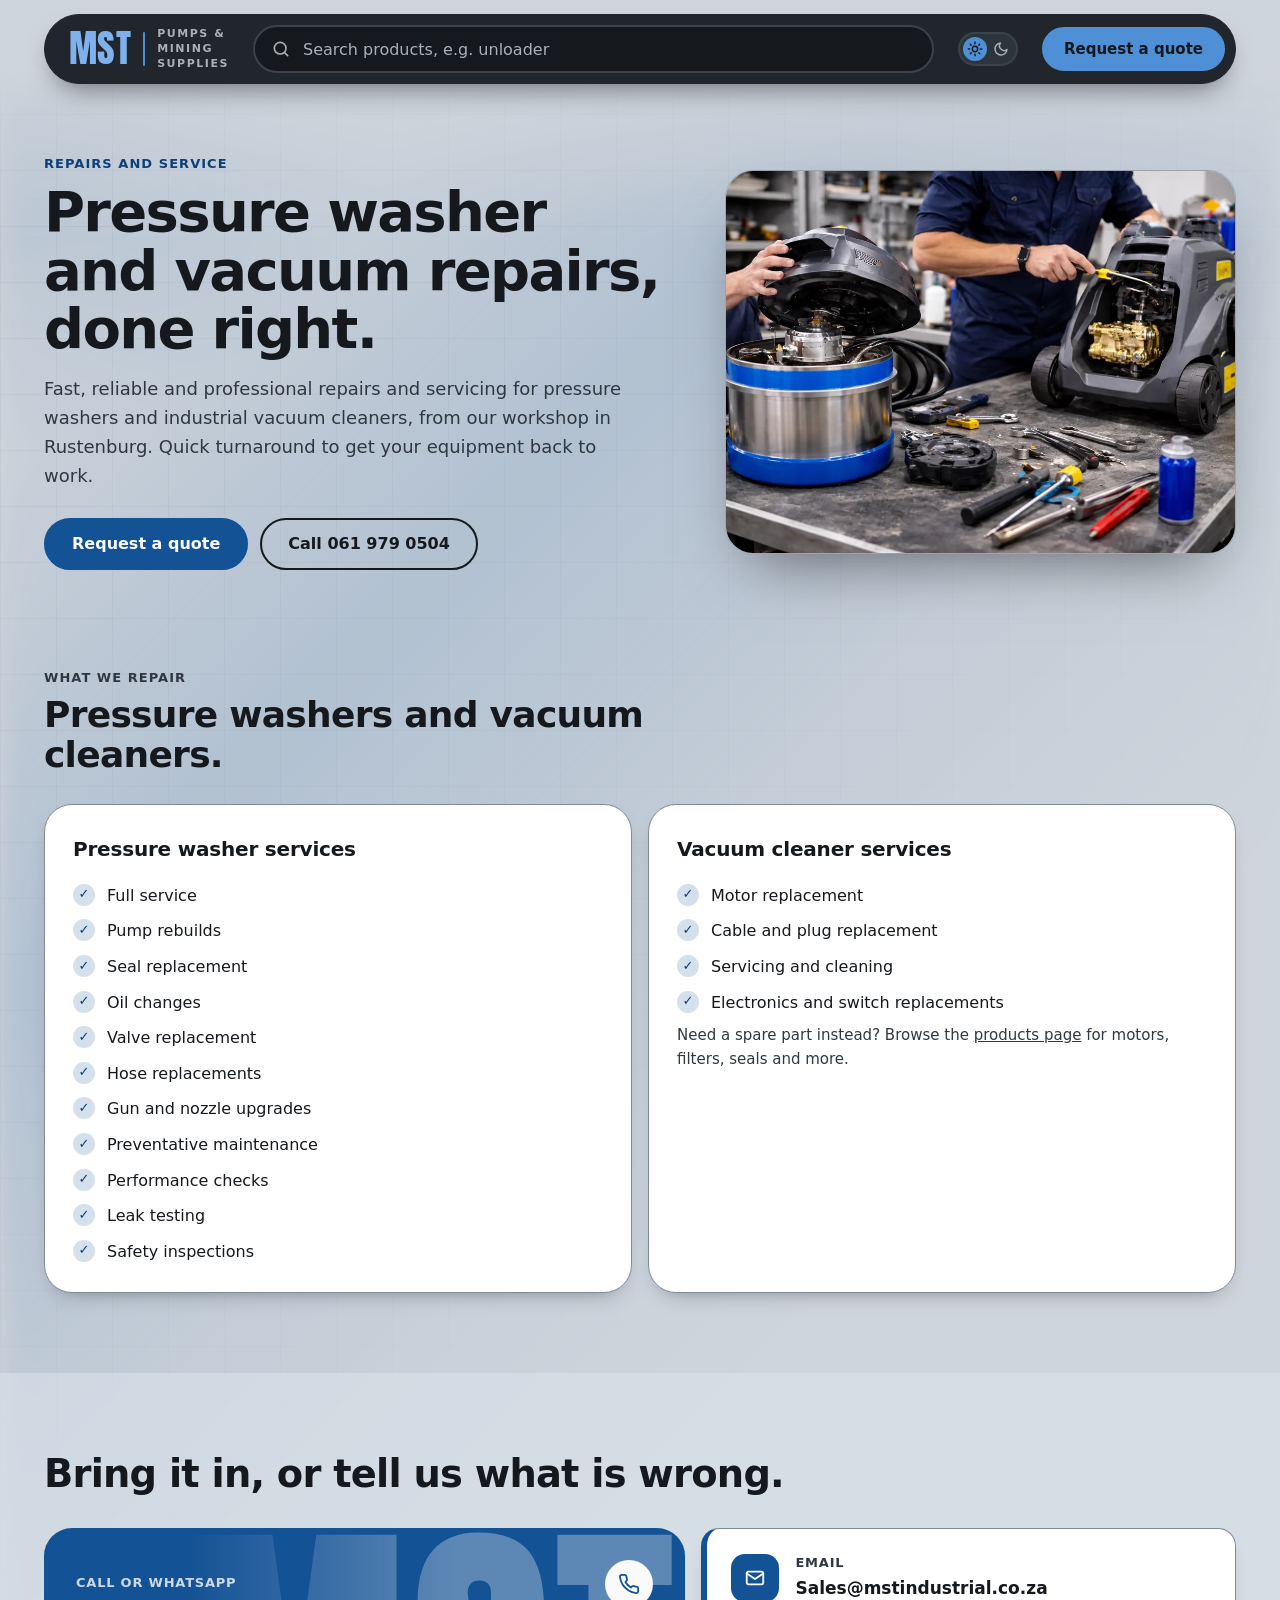
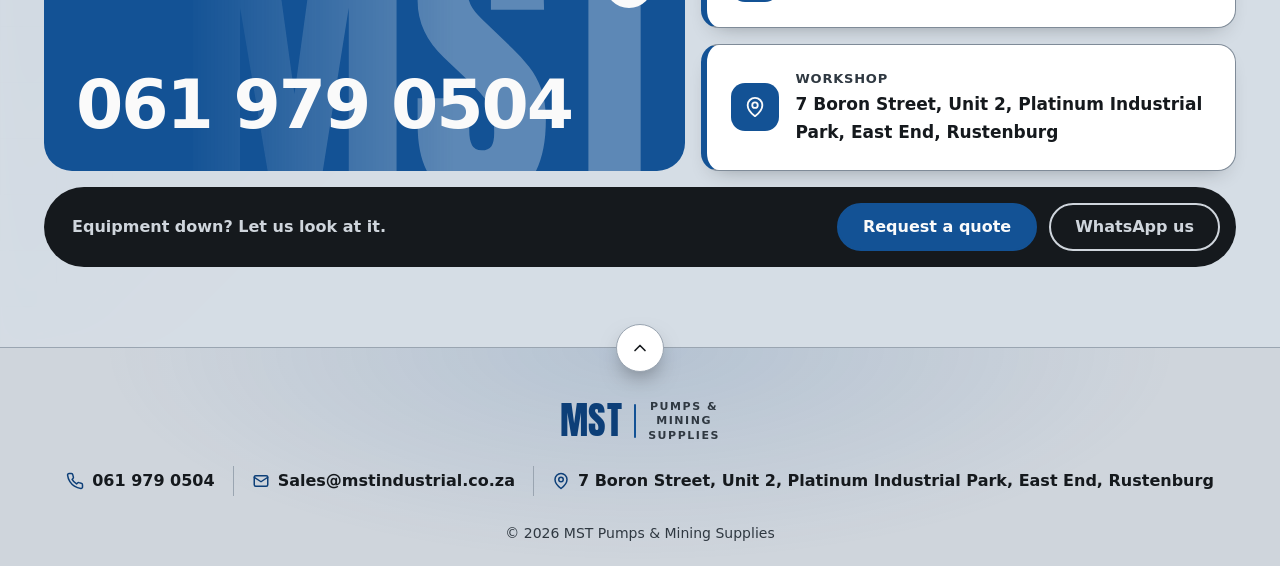
<file: repairs-and-service/index.html>
<!doctype html>
<html lang="en-ZA" class="no-js">
<head>
  <meta charset="utf-8">
  <meta name="viewport" content="width=device-width, initial-scale=1">
  <title>Repairs and Service | MST Pumps &amp; Mining Supplies</title>
  <meta name="description" content="Fast, reliable pressure washer and industrial vacuum cleaner repairs and servicing in Rustenburg from MST Pumps and Mining Supplies.">
  <meta name="color-scheme" content="light dark">
  <link rel="icon" href="../favicon.svg" type="image/svg+xml">
  <link rel="icon" href="../favicon.ico" sizes="48x48">
  <link rel="apple-touch-icon" href="../apple-touch-icon.png">
  <link rel="canonical" href="https://mstindustrial.co.za/repairs-and-service/">
  <meta property="og:type" content="website">
  <meta property="og:site_name" content="MST Pumps &amp; Mining Supplies">
  <meta property="og:locale" content="en_ZA">
  <meta property="og:title" content="Repairs and Service | MST Pumps &amp; Mining Supplies">
  <meta property="og:description" content="Fast, reliable pressure washer and industrial vacuum cleaner repairs and servicing in Rustenburg from MST Pumps and Mining Supplies.">
  <meta property="og:url" content="https://mstindustrial.co.za/repairs-and-service/">
  <meta property="og:image" content="https://mstindustrial.co.za/images/share-card-v2.jpg">
  <meta property="og:image:width" content="1200">
  <meta property="og:image:height" content="630">
  <meta property="og:image:alt" content="MST Pumps &amp; Mining Supplies logo on a dark blue card. Built for industry. Call 061 979 0504.">
  <meta name="twitter:card" content="summary_large_image">
  <script>document.documentElement.className = document.documentElement.className.replace("no-js", "js");
  var t = null; try { t = localStorage.getItem("mst-theme"); } catch (e) {} document.documentElement.setAttribute("data-theme", t === "dark" ? "dark" : "light");</script>
  <link rel="preload" href="../fonts/anton-latin.woff2" as="font" type="font/woff2" crossorigin>
  <link rel="stylesheet" href="../css/styles.css">
</head>
<body>
  <a class="skip-link" href="#main">Skip to content</a>



  <svg width="0" height="0" style="position:absolute" aria-hidden="true" focusable="false">
    <symbol id="i-search" viewBox="0 0 24 24"><circle cx="11" cy="11" r="7"/><path d="m20 20-3.5-3.5"/></symbol>
    <symbol id="i-grid" viewBox="0 0 24 24"><rect x="4" y="4" width="6.5" height="6.5" rx="1.5"/><rect x="13.5" y="4" width="6.5" height="6.5" rx="1.5"/><rect x="4" y="13.5" width="6.5" height="6.5" rx="1.5"/><rect x="13.5" y="13.5" width="6.5" height="6.5" rx="1.5"/></symbol>
    <symbol id="i-chev" viewBox="0 0 24 24"><path d="m6 9 6 6 6-6"/></symbol>
    <symbol id="i-tick" viewBox="0 0 24 24"><path d="m5 12 5 5 9-10"/></symbol>
    <symbol id="i-phone" viewBox="0 0 24 24"><path d="M22 16.9v3a2 2 0 0 1-2.2 2 19.8 19.8 0 0 1-8.6-3.1 19.5 19.5 0 0 1-6-6A19.8 19.8 0 0 1 2.1 4.2 2 2 0 0 1 4.1 2h3a2 2 0 0 1 2 1.7c.1 1 .4 1.9.7 2.8a2 2 0 0 1-.5 2.1L8.1 9.9a16 16 0 0 0 6 6l1.3-1.3a2 2 0 0 1 2.1-.4c.9.3 1.8.6 2.8.7a2 2 0 0 1 1.7 2z"/></symbol>
    <symbol id="i-mail" viewBox="0 0 24 24"><rect x="3" y="5" width="18" height="14" rx="2"/><path d="m3 7 9 6 9-6"/></symbol>
    <symbol id="i-pin" viewBox="0 0 24 24"><path d="M20 10c0 6-8 12-8 12S4 16 4 10a8 8 0 0 1 16 0z"/><circle cx="12" cy="10" r="3"/></symbol>
      <symbol id="i-up" viewBox="0 0 24 24"><path d="m6 15 6-6 6 6"/></symbol>
  </svg>

  <header class="site-header">
    <div class="container">
      <div class="island">
        <!-- TODO LOGO: replace this text wordmark with the real MST logo file (MST LOGO.webp on the current site) -->
        <a class="brand" href="../" aria-label="MST Pumps and Mining Supplies, home">
          <span class="brand-mark" aria-hidden="true">MST</span>
          <span class="brand-rule" aria-hidden="true"></span>
          <span class="brand-sub" aria-hidden="true"><span>Pumps &amp;</span><span>Mining</span><span>Supplies</span></span>
        </a>

        <button class="theme-toggle" id="theme-toggle" type="button" role="switch" aria-checked="false" aria-label="Dark mode" hidden>
          <svg class="i-sun" aria-hidden="true" viewBox="0 0 24 24"><circle cx="12" cy="12" r="4"/><path d="M12 2v2M12 20v2M4.9 4.9l1.4 1.4M17.7 17.7l1.4 1.4M2 12h2M20 12h2M4.9 19.1l1.4-1.4M17.7 6.3l1.4-1.4"/></svg>
          <svg class="i-moon" aria-hidden="true" viewBox="0 0 24 24"><path d="M21 12.8A9 9 0 1 1 11.2 3a7 7 0 0 0 9.8 9.8z"/></svg>
        </button>

        <button class="menu-toggle" type="button" aria-expanded="false" aria-controls="site-nav">Menu</button>

        <form class="hs" data-search data-base="../" role="search" action="../products/" method="get">
          <div class="hs-field">
            <svg aria-hidden="true"><use href="#i-search"/></svg>
            <input class="hs-input" type="search" name="q" placeholder="Search products, e.g. unloader" aria-label="Search products">
          </div>
          <ul class="hs-list" hidden></ul>
        </form>

        <a class="btn btn-primary" href="mailto:Sales@mstindustrial.co.za?subject=Quote%20request">Request a quote</a>
      </div>
    </div>

  <nav class="site-nav" id="site-nav" aria-label="Main" data-open="false" data-pills data-persist>
    <div class="container">
      <div class="pills" data-pill="slide">
        <a class="nav-link" href="../products/">Products</a>
        <a class="nav-link" href="./" aria-current="page">Repairs and Service</a>
        <a class="nav-link" href="../custom-pressure-washers/">Custom Pressure Washers</a>
        <a class="nav-link" href="../about/">About</a>
        <a class="nav-link" href="../#contact">Contact</a>
      </div>
    </div>
  </nav>
  </header>
  <main id="main">
    <section class="container svc-hero" aria-labelledby="svc-title">
      <div>
        <p class="eyebrow">Repairs and Service</p>
        <h1 id="svc-title">Pressure washer and vacuum repairs, done right.</h1>
        <p class="svc-lead">Fast, reliable and professional repairs and servicing for pressure washers and industrial vacuum cleaners, from our workshop in Rustenburg. Quick turnaround to get your equipment back to work.</p>
        <div class="btn-row">
          <a class="btn btn-primary" href="mailto:Sales@mstindustrial.co.za?subject=Quote%20request%3A%20Repairs%20and%20service">Request a quote</a>
          <a class="btn btn-secondary" href="tel:+27619790504">Call 061 979 0504</a>
        </div>
      </div>
      <figure class="svc-photo"><img src="../images/repairs.webp" alt="Pressure washers and vacuum cleaners being repaired in the MST workshop" width="1000" height="750" fetchpriority="high"></figure>
    </section>

    <section class="container svc-section" aria-labelledby="svc-what">
      <div class="svc-head">
        <p class="eyebrow">What we repair</p>
        <h2 id="svc-what">Pressure washers and vacuum cleaners.</h2>
      </div>
      <div class="svc-grid svc-grid--2">
        <article class="svc-card">
          <h3>Pressure washer services</h3>
          <ul class="check-list">
            <li>Full service</li>
            <li>Pump rebuilds</li>
            <li>Seal replacement</li>
            <li>Oil changes</li>
            <li>Valve replacement</li>
            <li>Hose replacements</li>
            <li>Gun and nozzle upgrades</li>
            <li>Preventative maintenance</li>
            <li>Performance checks</li>
            <li>Leak testing</li>
            <li>Safety inspections</li>
          </ul>
        </article>
        <article class="svc-card">
          <h3>Vacuum cleaner services</h3>
          <ul class="check-list">
            <li>Motor replacement</li>
            <li>Cable and plug replacement</li>
            <li>Servicing and cleaning</li>
            <li>Electronics and switch replacements</li>
          </ul>
          <p class="svc-note">Need a spare part instead? Browse the <a href="../products/">products page</a> for motors, filters, seals and more.</p>
        </article>
      </div>
    </section>

    <section class="contact contact--page" aria-labelledby="svc-visit">
      <div class="container">
        <h2 class="section-title" id="svc-visit">Bring it in, or tell us what is wrong.</h2>

        <div class="contact-grid">
          <a class="contact-phone" href="tel:+27619790504">
            <span class="contact-phone-top">
              <span class="contact-label">Call or WhatsApp</span>
              <span class="ico" aria-hidden="true"><svg><use href="#i-phone"/></svg></span>
            </span>
            <span class="phone">061 979 0504</span>
          </a>

          <div class="contact-side">
            <a class="contact-card" href="mailto:Sales@mstindustrial.co.za">
              <span class="ico ico--soft" aria-hidden="true"><svg><use href="#i-mail"/></svg></span>
              <span>
                <span class="contact-label">Email</span>
                <span class="contact-value">Sales@mstindustrial.co.za</span>
              </span>
            </a>
            <div class="contact-card">
              <span class="ico ico--soft" aria-hidden="true"><svg><use href="#i-pin"/></svg></span>
              <div>
                <p class="contact-label">Workshop</p>
                <address class="contact-value">7 Boron Street, Unit 2, Platinum Industrial Park, East End, Rustenburg</address>
              </div>
            </div>
          </div>

          <div class="contact-bar">
            <p>Equipment down? Let us look at it.</p>
            <div class="btn-row">
              <a class="btn btn-primary" href="mailto:Sales@mstindustrial.co.za?subject=Quote%20request%3A%20Repairs%20and%20service">Request a quote</a>
              <a class="btn btn-secondary" href="https://wa.me/27619790504">WhatsApp us</a>
            </div>
          </div>
        </div>
      </div>
    </section>
  </main>

  <footer class="site-footer">
    <a class="footer-up" href="#" aria-label="Back to top"><svg aria-hidden="true"><use href="#i-up"/></svg></a>
    <div class="container">
      <a class="footer-brand" href="../" aria-label="MST Pumps and Mining Supplies, home">
        <span class="brand-mark" aria-hidden="true">MST</span>
        <span class="brand-rule" aria-hidden="true"></span>
        <span class="brand-sub" aria-hidden="true"><span>Pumps &amp;</span><span>Mining</span><span>Supplies</span></span>
      </a>
      <div class="footer-line">
        <a href="tel:+27619790504"><svg aria-hidden="true"><use href="#i-phone"/></svg>061 979 0504</a>
        <a href="mailto:Sales@mstindustrial.co.za" data-enquiry><svg aria-hidden="true"><use href="#i-mail"/></svg>Sales@mstindustrial.co.za</a>
        <address><svg aria-hidden="true"><use href="#i-pin"/></svg>7 Boron Street, Unit 2, Platinum Industrial Park, East End, Rustenburg</address>
      </div>
      <p class="footer-copy">&copy; 2026 MST Pumps &amp; Mining Supplies</p>
    </div>
  </footer>

  <script src="../js/main.js" defer></script>
  <script src="../js/catalogue.js" defer></script>
  <script src="../js/search.js" defer></script>
  <script src="../js/nav-pill.js" defer></script>
  <script src="../js/quote.js" defer></script>
  <script src="../js/quote-list.js" defer></script>
</body>
</html>
</file>
<file: css/styles.css>
/*
  MST Pumps & Mining Supplies - homepage mockup
  Plain CSS, no build step. Upload the whole folder to public_html.

  Design rules in use:
  - One theme per visitor, chosen automatically (light by default, dark when the device asks for it).
  - One accent colour (the blue from the MST logo, #135295), used the same way everywhere.
  - One corner-radius rule: none. Every box, button and tile has square corners.
  - Motion is limited to hover and press feedback, and is switched off for visitors who ask for reduced motion.
*/

/* Logo lettering (Anton, SIL Open Font License), served from this site. */
@font-face {
  font-family: "Anton";
  font-style: normal;
  font-weight: 400;
  font-display: swap;
  src: url("../fonts/anton-latin.woff2") format("woff2");
}

/* ---------- Tokens ---------- */
:root {
  /* Light theme: a mid-grey page with white cards and firm edges, so every box is easy to tell apart. */
  --bg: #cfd5dc;
  --surface: #ffffff;
  --surface-2: #dbe3ec;
  --ink: #15191d;
  --ink-2: #2f3841;
  --line: #9aa5b1;
  --accent: #135295;
  --accent-ink: #fafafa;
  --accent-text: #0d3f78;
  --accent-hover: #053668;
  --card: #ffffff;
  --card-line: #7f8b98;
  --error: #b42525;

  --font: ui-sans-serif, system-ui, "Segoe UI", Roboto, "Helvetica Neue", Arial, sans-serif;
  --font-display: Anton, Impact, "Haettenschweiler", "Arial Narrow Bold", sans-serif;
  --header-h: 96px;
  --maxw: 1240px;
  --gutter: 16px;
  --section-y: 56px;
}

/* Dark theme: follows the device unless the visitor picks one with the switch (html[data-theme]). */
@media (prefers-color-scheme: dark) {
  :root:not([data-theme="light"]) {
    --bg: #121518;
    --surface: #1a1e22;
    --surface-2: #23282d;
    --ink: #e8eaec;
    --ink-2: #a9b0b7;
    --line: #343a40;
    --accent: #4f8fd6;
    --accent-ink: #15191d;
    --accent-text: #7fb2ec;
    --accent-hover: #7fb2ec;
    --card: #20262b;
    --card-line: #2f363c;
    --error: #ee7a7a;
  }
}

:root[data-theme="dark"] {
  --bg: #121518;
  --surface: #1a1e22;
  --surface-2: #23282d;
  --ink: #e8eaec;
  --ink-2: #a9b0b7;
  --line: #343a40;
  --accent: #4f8fd6;
  --accent-ink: #15191d;
  --accent-text: #7fb2ec;
  --accent-hover: #7fb2ec;
  --card: #20262b;
  --card-line: #2f363c;
  --error: #ee7a7a;
}

:root[data-theme="light"] { color-scheme: light; }
:root[data-theme="dark"] { color-scheme: dark; }

@media (min-width: 768px) {
  :root {
    --gutter: 24px;
    --section-y: 80px;
  }
}

/* ---------- Base ---------- */
*,
*::before,
*::after {
  box-sizing: border-box;
}

html {
  -webkit-text-size-adjust: 100%;
  text-size-adjust: 100%;
}

@media (prefers-reduced-motion: no-preference) {
  html {
    scroll-behavior: smooth;
  }
}

body {
  margin: 0;
  background: var(--bg);
  color: var(--ink);
  font-family: var(--font);
  font-size: 1rem;
  line-height: 1.6;
  -webkit-font-smoothing: antialiased;
  overflow-anchor: none; /* the header resizes while scrolling; stop the browser re-adjusting the scroll position for it */
}

h1,
h2,
h3,
h4,
p {
  margin: 0;
}

img {
  max-width: 100%;
  display: block;
}

a {
  color: inherit;
}

section[id] {
  scroll-margin-top: calc(var(--header-h) + 8px);
}

:focus-visible {
  outline: 3px solid var(--ink);
  outline-offset: 3px;
}

.container {
  width: 100%;
  max-width: var(--maxw);
  margin-inline: auto;
  padding-inline: var(--gutter);
}

.skip-link {
  position: absolute;
  left: var(--gutter);
  top: -100px;
  padding: 12px 16px;
  background: var(--ink);
  color: var(--bg);
  font-weight: 600;
  text-decoration: none;
  z-index: 40;
}

.skip-link:focus {
  top: 8px;
}

/* ---------- Buttons ---------- */
.btn {
  display: inline-flex;
  align-items: center;
  justify-content: center;
  min-height: 48px;
  padding: 0 24px;
  border: 2px solid transparent;
  font: inherit;
  font-weight: 600;
  line-height: 1;
  white-space: nowrap;
  text-decoration: none;
  cursor: pointer;
}

/* Shared hover: a small lift. Buttons and nav tabs both use it. */
.btn {
  transition: transform 0.18s ease, box-shadow 0.18s ease, background-color 0.18s ease, border-color 0.18s ease, color 0.18s ease;
}

.btn:hover {
  transform: translateY(-2px);
}

.btn-primary:hover {
  box-shadow: 0 14px 30px -10px color-mix(in srgb, var(--accent) 80%, transparent);
}

.btn:active {
  transform: translateY(1px);
}

@media (prefers-reduced-motion: reduce) {
  .btn:hover { transform: none; }
}

.btn-primary {
  background: var(--accent);
  border-color: var(--accent);
  color: var(--accent-ink);
}

.btn-primary:hover {
  background: var(--accent-hover);
  border-color: var(--accent-hover);
}

.btn-secondary {
  background: transparent;
  border-color: var(--ink);
  color: var(--ink);
}

.btn-secondary:hover {
  background: var(--ink);
  color: var(--bg);
}

.btn-row {
  display: flex;
  flex-wrap: wrap;
  gap: 12px;
}

/* ---------- Header (floating island + pill nav) ---------- */
/* The island floats and sticks to the top; the nav pills sit below it and scroll away. */
.site-header {
  position: relative;
  z-index: 20;
  padding-block: 14px;
}

/* Only stick on wide screens: on a phone the two-row island would cover too much of the page. */
@media (min-width: 900px) {
  .site-header {
    position: sticky;
    top: 0;
    background: linear-gradient(var(--bg) 65%, transparent);
  }
}

.island {
  display: flex;
  flex-wrap: wrap;
  align-items: center;
  gap: 12px 16px;
  padding: 12px 12px 12px 20px;
  border: 1px solid var(--line);
  border-radius: 28px;
  background: var(--surface);
  box-shadow: 0 10px 30px rgba(0, 0, 0, 0.16);
}

.brand {
  display: inline-flex;
  align-items: center;
  gap: 12px;
  margin-right: auto;
  text-decoration: none;
}

/* Text logo: heavy "MST", a thin blue divider and the tagline stacked in small capitals. */
.brand-mark {
  font-family: var(--font-display);
  font-size: 2.35rem;
  font-weight: 400;
  letter-spacing: 0.01em;
  line-height: 0.9;
  text-transform: uppercase;
  color: var(--accent-text);
}

.brand-rule {
  width: 2px;
  height: 34px;
  border-radius: 2px;
  background: var(--accent);
}

.brand-sub {
  display: grid;
  gap: 1px;
  font-size: 0.6875rem;
  font-weight: 800;
  letter-spacing: 0.14em;
  line-height: 1.25;
  text-transform: uppercase;
  color: var(--ink-2);
}

/* Light / dark switch (js/main.js) */
.theme-toggle {
  position: relative;
  flex: none;
  width: 60px;
  height: 34px;
  padding: 0;
  border: 2px solid var(--line);
  border-radius: 999px;
  background: var(--surface-2);
  cursor: pointer;
}

.theme-toggle:hover {
  border-color: var(--ink-2);
}

.theme-toggle::before {
  content: "";
  position: absolute;
  top: 3px;
  left: 3px;
  width: 24px;
  height: 24px;
  border-radius: 50%;
  background: var(--accent);
  transition: transform 0.25s ease, background 0.25s ease;
}

.theme-toggle[aria-checked="true"]::before {
  transform: translateX(26px);
}

.theme-toggle svg {
  position: absolute;
  z-index: 1;
  top: 7px;
  width: 16px;
  height: 16px;
  fill: none;
  stroke: currentColor;
  stroke-width: 2.2;
  stroke-linecap: round;
  stroke-linejoin: round;
  pointer-events: none;
  transition: color 0.25s ease;
}

.theme-toggle .i-sun {
  left: 7px;
  color: var(--accent-ink);
}

.theme-toggle .i-moon {
  right: 7px;
  color: var(--ink-2);
}

.theme-toggle[aria-checked="true"] .i-sun {
  color: var(--ink-2);
}

.theme-toggle[aria-checked="true"] .i-moon {
  color: var(--accent-ink);
}

.theme-toggle[hidden] {
  display: none;
}

/* Small phones: shrink the logo a little so logo, switch and Menu button stay on one row. */
@media (max-width: 480px) {
  .island {
    gap: 12px 8px;
    padding-left: 16px;
  }

  .brand {
    gap: 8px;
  }

  .brand-mark {
    font-size: 1.9rem;
  }

  .brand-rule {
    height: 28px;
  }

  .brand-sub {
    font-size: 0.625rem;
    letter-spacing: 0.08em;
  }

  .theme-toggle {
    width: 54px;
    height: 32px;
  }

  .theme-toggle::before {
    width: 18px;
    height: 22px;
  }

  .theme-toggle[aria-checked="true"]::before {
    transform: translateX(22px);
  }

  .theme-toggle svg {
    top: 6px;
  }

  .menu-toggle {
    padding: 0 14px;
  }
}

.island .hs {
  flex: 1 1 100%;
  order: 3;
  --hs-bg: var(--bg);
}

.island .btn {
  display: none;
  min-height: 44px;
  padding: 0 20px;
  border-radius: 999px;
  font-size: 0.9375rem;
}

.menu-toggle {
  display: none;
  min-height: 44px;
  padding: 0 18px;
  border: 2px solid var(--ink);
  border-radius: 999px;
  background: transparent;
  color: var(--ink);
  font: inherit;
  font-weight: 600;
  cursor: pointer;
}

.js .menu-toggle {
  display: inline-flex;
  align-items: center;
}

.site-nav .pills {
  display: flex;
  flex-direction: column;
  gap: 4px;
  padding: 8px;
  border: 1px solid var(--line);
  border-radius: 24px;
  background: var(--surface);
}

.nav-link {
  padding: 12px 16px;
  border-radius: 999px;
  font-size: 1rem;
  font-weight: 500;
  text-decoration: none;
  transition: transform 0.18s ease, background-color 0.18s ease, color 0.18s ease;
}

.nav-link:hover {
  transform: translateY(-2px);
}

.nav-link:active {
  transform: translateY(1px);
}

@media (prefers-reduced-motion: reduce) {
  .nav-link:hover { transform: none; }
}

.nav-link:hover,
.nav-link[aria-current="page"] {
  background: var(--accent);
  color: var(--accent-ink);
  text-decoration: none;
}

/* Without JavaScript the links stay visible; with it they sit behind the Menu button on small screens. */
.site-nav {
  padding-top: 12px;
}

.js .site-nav {
  display: none;
}

.js .site-nav[data-open="true"] {
  display: block;
}

@media (min-width: 900px) {
  .island {
    flex-wrap: nowrap;
    gap: 24px;
    padding: 10px 10px 10px 24px;
    border-radius: 999px;
  }

  .brand {
    margin-right: 0;
  }

  .island .hs {
    flex: 1 1 auto;
    order: 0;
  }

  .island .theme-toggle {
    order: 1;
  }

  .island .btn {
    display: inline-flex;
    order: 2;
  }

  .js .menu-toggle {
    display: none;
  }

  /* The pill row slips away while scrolling down and returns on scroll up (js/main.js toggles .nav-hidden). */
  .site-nav,
  .js .site-nav {
    display: block;
    max-height: 96px;
    padding-top: 12px;
    padding-bottom: 14px;
    overflow: hidden;
    transition: max-height 0.3s ease, padding 0.3s ease, opacity 0.25s ease, visibility 0s;
  }

  .nav-hidden .site-nav {
    max-height: 0;
    padding-block: 0;
    opacity: 0;
    visibility: hidden;
    transition: max-height 0.3s ease, padding 0.3s ease, opacity 0.25s ease, visibility 0s 0.3s;
  }

  .site-nav .pills {
    flex-direction: row;
    justify-content: center;
    width: fit-content;
    margin-inline: auto;
    gap: 4px;
    padding: 6px;
    border-radius: 999px;
    box-shadow: 0 6px 18px rgba(0, 0, 0, 0.1);
  }
}

/* ---------- Headings ---------- */
.section-title {
  font-size: clamp(1.75rem, 3vw, 2.5rem);
  font-weight: 700;
  letter-spacing: -0.02em;
  line-height: 1.1;
}

.section-lede {
  max-width: 60ch;
  margin-top: 12px;
  color: var(--ink-2);
}

/* ---------- Hero (full-bleed photo that also runs behind the header) ---------- */
/* Hero photo: local copy with the MST stickers painted out (images/hero-clean.jpg, 1536 x 1024). */
.hero {
  position: relative;
  isolation: isolate;
  display: grid;
  align-items: center;
  min-height: clamp(560px, 100svh, 860px);
  padding-block: 190px 96px;
  background: #0c0f12 url("../images/hero-clean.jpg") center / cover no-repeat;
  color: #f2f4f6;
}

/* Darkens the left for the text, the top for the header, and the bottom for the scroll cue. */
.hero::before {
  content: "";
  position: absolute;
  inset: 0;
  z-index: -1;
  background:
    linear-gradient(180deg, rgba(8, 11, 14, 0.55) 0%, rgba(8, 11, 14, 0.05) 30%),
    linear-gradient(90deg, rgba(8, 11, 14, 0.9) 0%, rgba(8, 11, 14, 0.62) 42%, rgba(8, 11, 14, 0.08) 80%),
    linear-gradient(180deg, transparent 80%, rgba(8, 11, 14, 0.7) 100%);
}

.hero h1 {
  font-size: clamp(2rem, 4.2vw, 3.75rem);
  font-weight: 800;
  letter-spacing: -0.03em;
  line-height: 1.06;
}

.hero h1 span {
  display: block;
}

.hero-sub {
  max-width: 44ch;
  margin-top: 18px;
  font-size: 1.1875rem;
  color: rgba(242, 244, 246, 0.86);
}

.hero .btn-row {
  gap: 14px;
  margin-top: 30px;
}

.hero .btn {
  min-height: 52px;
  padding: 0 26px;
  border-radius: 999px;
}

.btn-ghost {
  border-color: rgba(255, 255, 255, 0.55);
  background: rgba(255, 255, 255, 0.12);
  color: #fff;
  backdrop-filter: blur(6px);
}

.btn-ghost:hover {
  background: #fff;
  border-color: #fff;
  color: #111;
}

.hero-tags {
  display: flex;
  flex-wrap: wrap;
  gap: 8px;
  margin: 26px 0 0;
  padding: 0;
  list-style: none;
}

.hero-tags li {
  padding: 6px 14px;
  border: 1px solid rgba(255, 255, 255, 0.3);
  border-radius: 999px;
  background: rgba(255, 255, 255, 0.08);
  font-size: 0.875rem;
  font-weight: 600;
}

.hero-cue {
  position: absolute;
  bottom: 22px;
  left: 50%;
  display: grid;
  justify-items: center;
  gap: 6px;
  color: rgba(255, 255, 255, 0.85);
  font-size: 0.75rem;
  font-weight: 700;
  letter-spacing: 0.14em;
  text-transform: uppercase;
  text-decoration: none;
  transform: translateX(-50%);
}

.hero-cue svg {
  width: 22px;
  height: 22px;
  fill: none;
  stroke: currentColor;
  stroke-width: 2.4;
  stroke-linecap: round;
  stroke-linejoin: round;
}

@media (prefers-reduced-motion: no-preference) {
  .hero-cue {
    animation: cue-bob 1.8s ease-in-out infinite;
  }
}

@keyframes cue-bob {
  0%, 100% { transform: translate(-50%, 0); }
  50% { transform: translate(-50%, 7px); }
}

/* Homepage only: the header floats over the photo as frosted glass. */
.home .site-header {
  position: absolute;
  top: 0;
  right: 0;
  left: 0;
  background: none;
}

.home .island,
.home .site-nav .pills {
  border-color: color-mix(in srgb, var(--ink) 16%, transparent);
  background: color-mix(in srgb, var(--surface) var(--glass, 68%), transparent);
  backdrop-filter: blur(14px);
  transition: background-color 0.5s ease;
}

@media (min-width: 900px) {
  .home .site-header {
    position: fixed;
  }

  /* Once the page scrolls, a long, light fade in the page colour sits behind the header so content
     melts away under it instead of showing through the glass. It fades in over half a second. */
  .home .site-header::before {
    content: "";
    position: absolute;
    top: -8px;
    right: 0;
    bottom: -90px;
    left: 0;
    z-index: -1;
    background: linear-gradient(
      180deg,
      color-mix(in srgb, var(--bg) 88%, transparent) 0%,
      color-mix(in srgb, var(--bg) 80%, transparent) 30%,
      color-mix(in srgb, var(--bg) 56%, transparent) 52%,
      color-mix(in srgb, var(--bg) 28%, transparent) 72%,
      color-mix(in srgb, var(--bg) 9%, transparent) 88%,
      transparent 100%
    );
    opacity: 0;
    pointer-events: none;
    transition: opacity 0.55s ease;
  }

  .home .site-header.scrolled {
    --glass: 84%;
  }

  .home .site-header.scrolled::before {
    opacity: 1;
  }
}

@media (max-width: 899px) {
  .hero {
    padding-block: 170px 90px;
  }
}

.photo-slot {
  display: grid;
  place-items: center;
  padding: 24px;
  background: var(--surface-2);
  border: 1px dashed var(--ink-2);
  color: var(--ink-2);
  font-size: 0.9375rem;
  text-align: center;
}

/* ---------- Range (layout: bento grid, 7 tiles) ---------- */
.range {
  padding-block: var(--section-y);
}

.bento {
  display: grid;
  grid-template-columns: 1fr;
  gap: 12px;
  margin-top: 32px;
}

.tile {
  display: flex;
  flex-direction: column;
  justify-content: space-between;
  gap: 32px;
  min-height: 180px;
  padding: 24px;
  background: var(--surface);
  border: 1px solid var(--line);
  color: var(--ink);
  text-decoration: none;
}

.tile h3 {
  font-size: 1.25rem;
  font-weight: 700;
  letter-spacing: -0.01em;
  line-height: 1.2;
}

.tile p {
  margin-top: 6px;
  color: var(--ink-2);
}

.tile-arrow {
  align-self: flex-end;
  font-size: 1.5rem;
  line-height: 1;
}

@media (prefers-reduced-motion: no-preference) {
  .tile-arrow {
    transition: transform 0.2s ease;
  }
}

.tile:hover .tile-arrow {
  transform: translateX(4px);
}

.tile--steel {
  background: var(--surface-2);
  border-color: var(--surface-2);
}

.tile--accent {
  background: var(--accent);
  border-color: var(--accent);
  color: var(--accent-ink);
}

.tile--accent p {
  color: var(--accent-ink);
}

/* Light theme: tiles get a firmer edge and shadow, and the grey ones go charcoal so they stand out from the glow. */
:where(:root[data-theme="light"]) .tile:not(.tile--accent) {
  border-color: #7f8b98;
  box-shadow: 0 10px 22px -14px rgba(21, 25, 29, 0.55);
}

:where(:root[data-theme="light"]) .tile--steel {
  background: #20262b;
  border-color: #20262b;
  color: #f2f4f6;
}

:where(:root[data-theme="light"]) .tile--steel p {
  color: #b4bcc4;
}

@media (prefers-color-scheme: light) {
  :where(:root:not([data-theme="dark"])) .tile:not(.tile--accent) {
    border-color: #7f8b98;
    box-shadow: 0 10px 22px -14px rgba(21, 25, 29, 0.55);
  }

  :where(:root:not([data-theme="dark"])) .tile--steel {
    background: #20262b;
    border-color: #20262b;
    color: #f2f4f6;
  }

  :where(:root:not([data-theme="dark"])) .tile--steel p {
    color: #b4bcc4;
  }
}

.tile--large h3 {
  font-size: clamp(1.5rem, 2.4vw, 2rem);
}

/* Hover or keyboard focus: the tile lifts a little and a bar draws across its top edge (a softer version of the carwash cards). */
.tile {
  position: relative;
}

.tile::before {
  content: "";
  position: absolute;
  top: -1px;
  right: -1px;
  left: -1px;
  height: 3px;
  background: var(--accent);
  opacity: 0;
  transform: scaleX(0.3);
  transform-origin: left center;
}

.tile--accent::before {
  background: var(--accent-ink);
}

@media (prefers-reduced-motion: no-preference) {
  .tile {
    transition: transform 0.28s cubic-bezier(0.2, 0.8, 0.2, 1), box-shadow 0.28s ease;
  }

  .tile::before {
    transition: opacity 0.28s ease, transform 0.35s cubic-bezier(0.2, 0.8, 0.2, 1);
  }

  .tile:hover,
  .tile:focus-visible {
    transform: translateY(-5px) scale(1.008);
  }
}

.tile:hover,
.tile:focus-visible {
  box-shadow:
    0 16px 30px -20px rgba(0, 0, 0, 0.5),
    0 0 0 1px color-mix(in srgb, var(--accent) 28%, transparent),
    0 -4px 16px -8px color-mix(in srgb, var(--accent) 45%, transparent);
}

.tile:hover::before,
.tile:focus-visible::before {
  opacity: 1;
  transform: scaleX(1);
}

@media (min-width: 768px) {
  .bento {
    grid-template-columns: repeat(12, 1fr);
  }

  .tile--large {
    min-height: 280px;
  }

  .t-a {
    grid-column: span 7;
  }

  .t-b {
    grid-column: span 5;
  }

  .t-c,
  .t-d,
  .t-e {
    grid-column: span 4;
  }

  .t-f,
  .t-g {
    grid-column: span 6;
  }
}

/* Phones: the tiles become one row you swipe through, so the section stays short. */
.bento-hint {
  display: none;
}

@media (max-width: 767px) {
  .bento {
    display: flex;
    gap: 10px;
    margin-inline: calc(var(--gutter) * -1);
    padding: 10px var(--gutter);
    overflow-x: auto;
    scroll-snap-type: x mandatory;
    scroll-padding-inline: var(--gutter);
    scrollbar-width: none;
    align-items: stretch;
    -webkit-overflow-scrolling: touch;
  }

  .bento::-webkit-scrollbar {
    display: none;
  }

  .bento .tile {
    flex: 0 0 74%;
    height: auto;
    min-height: 190px;
    scroll-snap-align: start;
  }

  .bento-hint {
    display: flex;
    align-items: center;
    justify-content: space-between;
    gap: 12px;
    margin-top: 6px;
  }

  .bento-dots {
    display: flex;
    gap: 0;
    margin-left: -6px;
  }

  .bento-dots button {
    display: grid;
    place-items: center;
    width: 18px;
    height: 28px;
    padding: 0;
    border: 0;
    background: none;
    cursor: pointer;
  }

  .bento-dots button::before {
    content: "";
    width: 8px;
    height: 8px;
    border-radius: 50%;
    background: var(--ink-2);
    opacity: 0.45;
    transition: background-color 0.2s ease, transform 0.2s ease, opacity 0.2s ease;
  }

  .bento-dots button:hover::before {
    opacity: 1;
  }

  .bento-dots button.on::before {
    background: var(--accent);
    opacity: 1;
    transform: scale(1.4);
  }

  .bento-dots button:focus-visible {
    outline: 2px solid var(--accent);
    outline-offset: 0;
    border-radius: 6px;
  }

  .bento-swipe {
    flex: none;
    white-space: nowrap;
    display: inline-flex;
    align-items: center;
    gap: 8px;
    padding: 9px 16px;
    border-radius: 999px;
    background: var(--accent);
    color: var(--accent-ink);
    font-size: 0.8125rem;
    font-weight: 800;
    letter-spacing: 0.08em;
    text-transform: uppercase;
    box-shadow: 0 8px 18px -8px color-mix(in srgb, var(--accent) 80%, black);
    transition: opacity 0.3s ease;
  }

  .bento-swipe.is-end {
    opacity: 0.45;
  }

  .bento-swipe span {
    display: inline-block;
    font-size: 1.125rem;
    line-height: 1;
  }

  @media (prefers-reduced-motion: no-preference) {
    .bento-swipe:not(.is-end) span {
      animation: swipe-nudge 1.3s ease-in-out infinite;
    }
  }
}

@keyframes swipe-nudge {
  0%, 100% { transform: translateX(0); }
  50% { transform: translateX(6px); }
}

/* ---------- Carwash sets (layout: two-column spec comparison) ---------- */
.carwash {
  padding-block: var(--section-y);
  border-top: 1px solid var(--line);
}

.kits {
  display: grid;
  grid-template-columns: 1fr;
  gap: 28px;
  margin-top: 32px;
}

.kit {
  display: flex;
  flex-direction: column;
  padding: 28px;
  border: 1px solid var(--card-line);
  border-top: 4px solid var(--ink-2);
  background: var(--card);
  transition: transform 0.28s cubic-bezier(0.2, 0.8, 0.2, 1), box-shadow 0.28s ease, border-color 0.28s ease;
}

/* Hover or keyboard focus inside a set: it lifts out of the page and its top bar turns blue. */
.kit:hover,
.kit:focus-within {
  border-top-color: var(--accent);
  transform: translateY(-8px) scale(1.015);
  box-shadow:
    0 22px 40px -22px rgba(0, 0, 0, 0.55),
    0 0 0 1px color-mix(in srgb, var(--accent) 35%, transparent),
    0 -6px 22px -8px color-mix(in srgb, var(--accent) 55%, transparent);
}

@media (prefers-reduced-motion: reduce) {
  .kit,
  .kit:hover,
  .kit:focus-within {
    transform: none;
    transition: border-color 0.2s ease;
  }
}

.kit h3 {
  font-size: 1.375rem;
  font-weight: 800;
  letter-spacing: -0.01em;
}

.kit-stats {
  display: grid;
  grid-template-columns: 1fr 1fr;
  gap: 24px;
  margin-top: 20px;
}

.stat-num {
  font-size: clamp(2.5rem, 5vw, 3.75rem);
  font-weight: 800;
  letter-spacing: -0.03em;
  line-height: 1;
  font-variant-numeric: tabular-nums;
}

.stat-unit {
  margin-left: 4px;
  font-size: 0.4em;
  font-weight: 600;
  letter-spacing: 0;
}

.stat-label {
  margin-top: 8px;
  color: var(--ink-2);
  font-size: 0.9375rem;
  line-height: 1.4;
}

.kit-included {
  display: grid;
  gap: 8px;
  margin: 22px 0 24px;
  padding: 22px 0 0;
  border-top: 1px solid var(--line);
  color: var(--ink-2);
  font-size: 0.9375rem;
  list-style: none;
}

.kit-included li {
  display: flex;
  gap: 10px;
}

.kit-included li::before {
  content: "";
  flex: none;
  width: 7px;
  height: 7px;
  margin-top: 0.55em;
  background: var(--accent);
}

.kit-included b {
  color: var(--ink);
}

.kit .btn {
  align-self: flex-start;
  margin-top: auto;
}

@media (min-width: 768px) {
  .kits {
    grid-template-columns: 1fr 1fr;
    gap: 28px;
  }
}

/* ---------- Services (layout: large link rows) ---------- */
.services {
  padding-block: var(--section-y);
  border-top: 1px solid var(--line);
}

.specs {
  display: grid;
  grid-template-columns: repeat(auto-fit, minmax(260px, 1fr));
  gap: 16px;
  margin-top: 32px;
}

.spec {
  display: flex;
  flex-direction: column;
  gap: 14px;
  padding: 26px;
  border: 1px solid var(--card-line);
  border-radius: 22px;
  background: color-mix(in srgb, var(--card) 85%, transparent);
  color: var(--ink);
  text-decoration: none;
  transition: transform 0.3s cubic-bezier(0.2, 0.8, 0.2, 1), border-color 0.3s ease, box-shadow 0.3s ease;
}

.spec:hover,
.spec:focus-visible {
  transform: translateY(-6px);
  border-color: var(--accent);
  box-shadow: 0 22px 40px -24px color-mix(in srgb, var(--accent) 70%, transparent);
}

@media (prefers-reduced-motion: reduce) {
  .spec,
  .spec:hover,
  .spec:focus-visible {
    transform: none;
  }
}

/* Light theme: a firmer edge and a soft shadow so the panels stand out from the page. */
:where(:root[data-theme="light"]) .spec {
  border-color: #7f8b98;
  background: var(--card);
  box-shadow: 0 1px 2px rgba(21, 25, 29, 0.08), 0 14px 26px -16px rgba(21, 25, 29, 0.55);
}

@media (prefers-color-scheme: light) {
  :where(:root:not([data-theme="dark"])) .spec {
    border-color: #7f8b98;
    background: var(--card);
    box-shadow: 0 1px 2px rgba(21, 25, 29, 0.08), 0 14px 26px -16px rgba(21, 25, 29, 0.55);
  }
}

.spec--soon {
  border-style: dashed;
}

/* On hover the glow ring would show through the dashes as a stippled line, so the border goes solid like the other cards. */
.spec--soon:hover,
.spec--soon:focus-visible {
  border-style: solid;
}

.spec-icon {
  display: grid;
  place-items: center;
  width: 58px;
  height: 58px;
  border-radius: 18px;
  background: color-mix(in srgb, var(--accent) 18%, transparent);
  color: var(--accent-text);
}

.spec-icon svg {
  width: 30px;
  height: 30px;
  fill: none;
  stroke: currentColor;
  stroke-width: 1.8;
  stroke-linecap: round;
  stroke-linejoin: round;
}

.spec h3 {
  font-size: 1.375rem;
  font-weight: 800;
  letter-spacing: -0.02em;
  line-height: 1.15;
}

.spec p {
  color: var(--ink-2);
}

.spec .soon {
  align-self: flex-start;
  margin-top: 0;
}

.spec ul {
  display: grid;
  gap: 8px;
  margin: 0;
  padding: 0;
  list-style: none;
  color: var(--ink-2);
}

.spec li {
  position: relative;
  padding-left: 26px;
}

.spec li::before,
.spec li::after {
  content: "";
  position: absolute;
  left: 0;
  top: 0.3em;
  width: 16px;
  height: 16px;
}

.spec li::before {
  border-radius: 50%;
  background: color-mix(in srgb, var(--accent) 20%, transparent);
}

.spec li::after {
  background: var(--accent-text);
  -webkit-mask: url("data:image/svg+xml,%3Csvg xmlns='http://www.w3.org/2000/svg' viewBox='0 0 16 16'%3E%3Cpath d='M4.5 8.2l2.4 2.4 4.6-5' fill='none' stroke='%23000' stroke-width='1.8' stroke-linecap='round' stroke-linejoin='round'/%3E%3C/svg%3E") center / 100% no-repeat;
  mask: url("data:image/svg+xml,%3Csvg xmlns='http://www.w3.org/2000/svg' viewBox='0 0 16 16'%3E%3Cpath d='M4.5 8.2l2.4 2.4 4.6-5' fill='none' stroke='%23000' stroke-width='1.8' stroke-linecap='round' stroke-linejoin='round'/%3E%3C/svg%3E") center / 100% no-repeat;
}

.spec-link {
  margin-top: auto;
  padding-top: 6px;
  color: var(--accent-text);
  font-weight: 800;
}

.spec-link span {
  display: inline-block;
  transition: transform 0.25s ease;
}

.spec:hover .spec-link span,
.spec:focus-visible .spec-link span {
  transform: translateX(5px);
}

/* ---------- Contact (layout: bento of rounded cards) ---------- */
/* The contact panel is the one place with rounded corners; the rest of the site stays square for now. */
.contact {
  --r-lg: 28px;
  --r-md: 20px;
  padding-block: var(--section-y);
  background: color-mix(in srgb, var(--surface-2) 60%, transparent);
}

.contact-grid {
  display: grid;
  grid-template-columns: 1fr;
  gap: 16px;
  margin-top: 32px;
}

.contact .ico {
  display: grid;
  place-items: center;
  flex: none;
  width: 48px;
  height: 48px;
  border-radius: 50%;
  background: var(--accent);
  color: var(--accent-ink);
}

.contact .ico svg {
  width: 22px;
  height: 22px;
  fill: none;
  stroke: currentColor;
  stroke-width: 2;
  stroke-linecap: round;
  stroke-linejoin: round;
}

.contact .ico--soft {
  background: color-mix(in srgb, var(--accent) 16%, transparent);
  color: var(--accent-text);
}

.contact-label {
  display: block;
  font-size: 0.8125rem;
  font-weight: 600;
  letter-spacing: 0.06em;
  text-transform: uppercase;
  color: var(--ink-2);
}

.contact-value {
  display: block;
  margin-top: 2px;
  font-size: 1.0625rem;
  font-weight: 700;
  font-style: normal;
  overflow-wrap: anywhere;
}

/* Phone block */
.contact-phone {
  display: flex;
  flex-direction: column;
  justify-content: space-between;
  gap: 40px;
  padding: 32px;
  border-radius: var(--r-lg);
  background: var(--accent);
  color: var(--accent-ink);
  text-decoration: none;
}

.contact-phone:hover {
  background: var(--accent-hover);
}

/* The MST logo lettering, huge and faded into the corner of the blue box. */
.contact-phone {
  position: relative;
  overflow: hidden;
  isolation: isolate;
}

.contact-phone::after {
  content: "MST";
  position: absolute;
  right: 0.5rem;
  bottom: -3rem;
  z-index: -1;
  font-family: var(--font-display);
  font-size: clamp(11rem, 26vw, 19rem);
  font-weight: 400;
  line-height: 1;
  letter-spacing: 0.01em;
  color: currentColor;
  opacity: 0.32;
  -webkit-mask-image: linear-gradient(270deg, #000 45%, transparent 100%);
  mask-image: linear-gradient(270deg, #000 45%, transparent 100%);
  pointer-events: none;
}

.contact-phone .contact-label {
  color: var(--accent-ink);
  opacity: 0.8;
}

.contact-phone .ico {
  background: var(--accent-ink);
  color: var(--accent);
}

.contact-phone-top {
  display: flex;
  align-items: center;
  justify-content: space-between;
  gap: 16px;
}

.phone {
  display: block;
  font-size: clamp(2.5rem, 6vw, 4.25rem);
  font-weight: 800;
  letter-spacing: -0.03em;
  line-height: 1;
  font-variant-numeric: tabular-nums;
}

/* Email and address cards */
.contact-side {
  display: grid;
  gap: 16px;
}

.contact-card {
  display: flex;
  align-items: center;
  gap: 16px;
  padding: 24px;
  border: 1px solid var(--card-line);
  border-radius: var(--r-md);
  background: var(--card);
  text-decoration: none;
}

a.contact-card:hover {
  border-color: var(--ink);
}

/* Action bar */
.contact-bar {
  display: flex;
  flex-wrap: wrap;
  align-items: center;
  justify-content: space-between;
  gap: 12px 24px;
  padding: 20px;
  border-radius: var(--r-lg);
  background: var(--ink);
  color: var(--bg);
}

.contact-bar p {
  font-weight: 600;
}

.contact .btn {
  border-radius: 999px;
}

.contact-bar .btn-primary {
  background: var(--accent);
  border-color: var(--accent);
  color: var(--accent-ink);
}

.contact-bar .btn-primary:hover {
  background: var(--accent-hover);
  border-color: var(--accent-hover);
}

.contact-bar .btn-secondary {
  border-color: var(--bg);
  color: var(--bg);
}

.contact-bar .btn-secondary:hover {
  background: var(--bg);
  color: var(--ink);
}

@media (min-width: 900px) {
  .contact-grid {
    grid-template-columns: 1.2fr 1fr;
  }

  .contact-bar {
    grid-column: 1 / -1;
    padding: 16px 16px 16px 28px;
    border-radius: 999px;
  }
}

/* Light theme: the header bar and nav pills are solid charcoal with the dark-theme colours inside, so they stand out from the page. */
:root[data-theme="light"] .island,
:root[data-theme="light"] .site-nav .pills {
  --surface: #20262b;
  --surface-2: #2d353c;
  --ink: #e8eaec;
  --ink-2: #a9b0b7;
  --line: #3a434b;
  --accent: #4f8fd6;
  --accent-text: #7fb2ec;
  --accent-ink: #15191d;
  --glass: 94%;
  border-color: #20262b;
  background: #20262b;
  color: #e8eaec;
  box-shadow: 0 14px 28px -12px rgba(21, 25, 29, 0.6);
}

:root[data-theme="light"] .island .hs {
  --hs-bg: #15191d;
  --hs-ink: #e8eaec;
  --hs-line: #3a434b;
}

@media (prefers-color-scheme: light) {
  :root:not([data-theme="dark"]) .island,
  :root:not([data-theme="dark"]) .site-nav .pills {
    --surface: #20262b;
    --surface-2: #2d353c;
    --ink: #e8eaec;
    --ink-2: #a9b0b7;
    --line: #3a434b;
    --accent: #4f8fd6;
    --accent-text: #7fb2ec;
    --accent-ink: #15191d;
    --glass: 94%;
    border-color: #20262b;
    background: #20262b;
    color: #e8eaec;
    box-shadow: 0 14px 28px -12px rgba(21, 25, 29, 0.6);
  }

  :root:not([data-theme="dark"]) .island .hs {
    --hs-bg: #15191d;
    --hs-ink: #e8eaec;
    --hs-line: #3a434b;
  }
}

/* ---------- Page glow: blue light from the hero photo (top left) down to the bottom right, with a faint grid ---------- */
main {
  position: relative;
  isolation: isolate;
  --glow-top: 0px;
}

/* Home: the glow starts where the hero ends (main.js sets the exact figure; this is the fallback). */
.home main {
  --glow-top: clamp(560px, 100svh, 860px);
}

main::before,
main::after {
  content: "";
  position: absolute;
  top: calc(var(--glow-top) - 40px);
  right: 0;
  bottom: 0;
  left: 0;
  z-index: -1;
  pointer-events: none;
}

main::before {
  background:
    linear-gradient(135deg, transparent 8%, color-mix(in srgb, var(--accent) 22%, transparent) 30%, color-mix(in srgb, var(--accent) 8%, transparent) 48%, transparent 66%),
    radial-gradient(45% 30% at 0% 0%, color-mix(in srgb, var(--accent) 26%, transparent), transparent 70%);
  filter: blur(14px);
  -webkit-mask-image: linear-gradient(180deg, transparent 0, #000 180px);
  mask-image: linear-gradient(180deg, transparent 0, #000 180px);
}

main::after {
  background-image:
    linear-gradient(color-mix(in srgb, var(--ink) 5%, transparent) 1px, transparent 1px),
    linear-gradient(90deg, color-mix(in srgb, var(--ink) 5%, transparent) 1px, transparent 1px);
  background-size: 56px 56px;
  -webkit-mask-image: linear-gradient(135deg, #000 0%, transparent 62%), linear-gradient(180deg, transparent 0, #000 180px);
  mask-image: linear-gradient(135deg, #000 0%, transparent 62%), linear-gradient(180deg, transparent 0, #000 180px);
  -webkit-mask-composite: source-in;
  mask-composite: intersect;
}

/* Light theme: the beam is toned down so text stays easy to read; the grid stays a little firmer. */
:root[data-theme="light"] main::before {
  opacity: 0.7;
}

:root[data-theme="light"] main::after {
  opacity: 1;
}

@media (prefers-color-scheme: light) {
  :root:not([data-theme="dark"]) main::before {
    opacity: 0.7;
  }

  :root:not([data-theme="dark"]) main::after {
    opacity: 1;
  }
}

/* ---------- Footer: logo, one line of contact details, copyright, back to top ---------- */
.site-footer {
  position: relative;
  padding: 52px 0 22px;
  border-top: 1px solid var(--line);
  background:
    radial-gradient(60% 140% at 50% 0%, color-mix(in srgb, var(--accent) 14%, transparent), transparent 70%),
    var(--bg);
  text-align: center;
}

.footer-up {
  position: absolute;
  top: 0;
  left: 50%;
  display: grid;
  place-items: center;
  width: 48px;
  height: 48px;
  border: 1px solid var(--line);
  border-radius: 50%;
  background: var(--surface);
  color: var(--ink);
  box-shadow: 0 10px 24px -10px rgba(0, 0, 0, 0.6);
  transform: translate(-50%, -50%);
  transition: transform 0.18s ease, background-color 0.18s ease, color 0.18s ease;
}

.footer-up:hover {
  background: var(--accent);
  color: var(--accent-ink);
  transform: translate(-50%, calc(-50% - 3px));
}

.footer-up svg {
  width: 20px;
  height: 20px;
  fill: none;
  stroke: currentColor;
  stroke-width: 2;
  stroke-linecap: round;
  stroke-linejoin: round;
}

.footer-brand {
  display: inline-flex;
  align-items: center;
  gap: 12px;
  color: inherit;
  text-decoration: none;
}

.footer-line {
  display: flex;
  flex-wrap: wrap;
  align-items: center;
  justify-content: center;
  gap: 8px 0;
  margin-top: 22px;
  font-weight: 600;
}

.footer-line > * {
  display: inline-flex;
  align-items: center;
  gap: 8px;
  padding: 2px 18px;
  color: var(--ink);
  font-style: normal;
  text-decoration: none;
}

.footer-line > * + * {
  border-left: 1px solid var(--line);
}

.footer-line svg {
  flex: none;
  width: 18px;
  height: 18px;
  fill: none;
  stroke: var(--accent-text);
  stroke-width: 2;
  stroke-linecap: round;
  stroke-linejoin: round;
}

.footer-line a:hover {
  color: var(--accent-text);
}

.footer-copy {
  margin-top: 26px;
  color: var(--ink-2);
  font-size: 0.875rem;
}

@media (max-width: 760px) {
  .footer-line > * + * {
    border-left: 0;
  }
}

/* ---------- Reduced motion ---------- */
@media (prefers-reduced-motion: reduce) {
  *,
  *::before,
  *::after {
    transition: none !important;
    animation: none !important;
    scroll-behavior: auto !important;
  }
}

/* ---------- Products page ---------- */
.page-head {
  padding-block: 40px 24px;
  border-bottom: 1px solid var(--line);
}

.page-head h1 {
  font-size: clamp(2.25rem, 5vw, 3.5rem);
  font-weight: 800;
  letter-spacing: -0.03em;
  line-height: 1.05;
}

.page-sub {
  max-width: 62ch;
  margin-top: 12px;
  color: var(--ink-2);
  font-size: 1.0625rem;
}

/* Search + category filter (browse panel with tick boxes). Built by js/products.js. */
.tools {
  display: grid;
  gap: 16px;
  margin-top: 28px;
}

.no-js .tools { display: none; }

.tools-bar {
  position: relative;
  display: flex;
  flex-wrap: wrap;
  gap: 12px;
}

.tools .hs {
  flex: 1 1 320px;
  --hs-bg: var(--card);
}

.tools .hs-field {
  min-height: 56px;
}

.tools .hs-input {
  height: 50px;
  font-size: 1.0625rem;
}

.tools .hs-list {
  z-index: 15;
}

.browse-btn {
  display: inline-flex;
  align-items: center;
  gap: 10px;
  min-height: 56px;
  padding: 0 22px;
  border: 2px solid var(--accent);
  border-radius: 999px;
  background: var(--accent);
  color: var(--accent-ink);
  font: inherit;
  font-weight: 600;
  white-space: nowrap;
  cursor: pointer;
}

.browse-btn:hover,
.browse-btn[aria-expanded="true"] {
  border-color: var(--accent-hover);
  background: var(--accent-hover);
}

.browse-btn svg {
  width: 18px;
  height: 18px;
  fill: none;
  stroke: currentColor;
  stroke-width: 2.2;
  stroke-linecap: round;
  stroke-linejoin: round;
}

.browse-btn .chev {
  width: 16px;
  height: 16px;
  transition: transform 0.2s ease;
}

.browse-btn[aria-expanded="true"] .chev {
  transform: rotate(180deg);
}

.browse-badge {
  display: inline-grid;
  place-items: center;
  min-width: 24px;
  height: 24px;
  padding: 0 7px;
  border-radius: 999px;
  background: var(--accent-ink);
  color: var(--accent);
  font-size: 0.8125rem;
  font-weight: 700;
}

.browse-badge[hidden] {
  display: none;
}

.browse-panel {
  position: absolute;
  top: calc(100% + 10px);
  left: 0;
  right: 0;
  z-index: 15;
  padding: 14px;
  border: 1px solid var(--line);
  border-radius: 24px;
  background: var(--surface);
  box-shadow: 0 18px 48px rgba(0, 0, 0, 0.3);
}

.browse-panel[hidden] {
  display: none;
}

.browse-grid {
  display: grid;
  grid-template-columns: 1fr;
  gap: 10px;
}

@media (min-width: 700px) {
  .browse-grid {
    grid-template-columns: 1fr 1fr;
  }
}

@media (min-width: 1000px) {
  .browse-grid {
    grid-template-columns: repeat(3, 1fr);
  }
}

.cat-card {
  position: relative;
  display: grid;
  grid-template-columns: auto 1fr auto;
  gap: 4px 12px;
  align-items: center;
  padding: 16px 18px;
  border: 1px solid var(--line);
  border-radius: 16px;
  background: var(--card);
  cursor: pointer;
}

.cat-card:hover {
  border-color: var(--ink);
}

.cat-card--all {
  grid-column: 1 / -1;
}

.cat-card input {
  position: absolute;
  opacity: 0;
  inset: 0;
  width: 100%;
  height: 100%;
  margin: 0;
  cursor: pointer;
}

.cat-card:has(input:focus-visible) {
  outline: 3px solid var(--ink);
  outline-offset: 2px;
}

.cat-card:has(input:checked) {
  border-color: var(--accent);
  background: color-mix(in srgb, var(--accent) 14%, var(--card));
}

.cat-box {
  display: grid;
  place-items: center;
  width: 24px;
  height: 24px;
  border: 2px solid var(--ink-2);
  border-radius: 7px;
  background: transparent;
}

.cat-box svg {
  width: 16px;
  height: 16px;
  fill: none;
  stroke: var(--accent-ink);
  stroke-width: 3.2;
  stroke-linecap: round;
  stroke-linejoin: round;
  opacity: 0;
}

.cat-card:has(input:checked) .cat-box {
  border-color: var(--accent);
  background: var(--accent);
}

.cat-card:has(input:checked) .cat-box svg {
  opacity: 1;
}

.cat-name {
  font-size: 1.0625rem;
  font-weight: 700;
  line-height: 1.25;
}

.cat-num {
  color: var(--ink-2);
  font-weight: 600;
  font-variant-numeric: tabular-nums;
}

.cat-desc {
  grid-column: 2 / -1;
  color: var(--ink-2);
  font-size: 0.875rem;
  line-height: 1.4;
}

.cat-card--all .cat-desc {
  display: none;
}

.browse-foot {
  display: flex;
  align-items: center;
  justify-content: space-between;
  gap: 12px;
  margin-top: 12px;
  padding: 12px 6px 0;
  border-top: 1px solid var(--line);
}

.browse-foot .btn {
  min-height: 44px;
  padding: 0 22px;
  border-radius: 999px;
  font-size: 0.9375rem;
}

.link-btn {
  padding: 8px 4px;
  border: 0;
  background: none;
  color: var(--ink);
  font: inherit;
  font-weight: 600;
  text-decoration: underline;
  text-underline-offset: 4px;
  cursor: pointer;
}

.link-btn:hover {
  color: var(--accent-text);
}

.filter-chips {
  display: flex;
  flex-wrap: wrap;
  align-items: center;
  gap: 8px;
}

.filter-chips:empty {
  display: none;
}

.filter-chip {
  display: inline-flex;
  align-items: center;
  gap: 8px;
  min-height: 40px;
  padding: 0 8px 0 16px;
  border: 0;
  border-radius: 999px;
  background: var(--accent);
  color: var(--accent-ink);
  font: inherit;
  font-size: 0.9375rem;
  font-weight: 600;
  cursor: pointer;
}

.filter-chip:hover {
  background: var(--accent-hover);
}

.filter-chip i {
  display: grid;
  place-items: center;
  width: 24px;
  height: 24px;
  border-radius: 50%;
  background: rgba(0, 0, 0, 0.2);
  font-style: normal;
  line-height: 1;
}

.result-count {
  color: var(--ink-2);
  font-size: 0.9375rem;
}

.catalogue { padding-block: 16px var(--section-y); }

.cat { padding-top: 40px; }
.cat[hidden] { display: none; }

.cat-head {
  display: flex;
  flex-wrap: wrap;
  align-items: baseline;
  gap: 4px 20px;
  padding-bottom: 12px;
  border-bottom: 2px solid var(--ink);
}

.cat-head h2 {
  font-size: clamp(1.375rem, 2.4vw, 1.75rem);
  font-weight: 700;
  letter-spacing: -0.02em;
}

.cat-head p { color: var(--ink-2); }

.prod-list { list-style: none; margin: 0; padding: 0; }

.prod {
  display: grid;
  grid-template-columns: 1fr auto;
  align-items: center;
  gap: 8px 16px;
  padding: 14px 0;
  border-bottom: 1px solid var(--line);
}

.prod[hidden] { display: none; }

.prod-name { font-weight: 500; line-height: 1.35; }

.prod-price {
  font-weight: 700;
  font-variant-numeric: tabular-nums;
  white-space: nowrap;
}

.prod-quote {
  grid-column: 1 / -1;
  min-height: 44px;
  font-size: 0.9375rem;
}

.empty { padding: 48px 0; max-width: 60ch; }
.empty[hidden] { display: none; }

@media (min-width: 720px) {
  .prod { grid-template-columns: 1fr 120px 180px; gap: 16px; }
  .prod-price { text-align: right; }
  .prod-quote { grid-column: auto; }
}

/* ---------- Header product search ---------- */
/* Variants restyle it through --hs-* custom properties. */
.hs {
  position: relative;
  width: 100%;
}

.hs-field {
  display: flex;
  align-items: center;
  gap: 10px;
  min-height: 48px;
  padding: 0 8px 0 16px;
  border: 2px solid var(--hs-line, var(--line));
  border-radius: var(--hs-radius, 999px);
  background: var(--hs-bg, var(--surface));
  color: var(--hs-ink, var(--ink));
}

.hs-field:focus-within {
  border-color: var(--hs-focus, var(--accent));
  outline: 3px solid var(--hs-ring, color-mix(in srgb, var(--accent) 35%, transparent));
  outline-offset: 0;
}

.hs-field svg {
  flex: none;
  width: 20px;
  height: 20px;
  fill: none;
  stroke: currentColor;
  stroke-width: 2;
  stroke-linecap: round;
  stroke-linejoin: round;
  opacity: 0.7;
}

.hs-input {
  flex: 1;
  min-width: 0;
  height: 44px;
  border: 0;
  background: transparent;
  color: inherit;
  font: inherit;
  outline: none;
}

.hs-input::placeholder {
  color: var(--hs-placeholder, var(--ink-2));
  opacity: 1;
}

.hs-input::-webkit-search-cancel-button {
  cursor: pointer;
}

.hs-go {
  flex: none;
  min-height: 36px;
  padding: 0 16px;
  border: 0;
  border-radius: 999px;
  background: var(--hs-go-bg, var(--accent));
  color: var(--hs-go-ink, var(--accent-ink));
  font: inherit;
  font-size: 0.9375rem;
  font-weight: 600;
  cursor: pointer;
}

.hs-list {
  position: absolute;
  top: calc(100% + 8px);
  left: 0;
  right: 0;
  z-index: 60;
  max-height: min(70vh, 560px);
  margin: 0;
  padding: 8px;
  overflow-y: auto;
  list-style: none;
  border: 1px solid var(--line);
  border-radius: 20px;
  background: var(--surface);
  color: var(--ink);
  box-shadow: 0 18px 48px rgba(0, 0, 0, 0.28);
}

.hs-list[hidden] {
  display: none;
}

.hs-opt a {
  display: grid;
  grid-template-columns: 1fr auto;
  gap: 2px 16px;
  padding: 10px 12px;
  border-radius: 12px;
  text-decoration: none;
}

.hs-opt[aria-selected="true"] a {
  background: var(--surface-2);
}

.hs-name {
  font-weight: 600;
  line-height: 1.3;
}

.hs-name mark {
  background: color-mix(in srgb, var(--accent) 22%, transparent);
  color: inherit;
  border-radius: 3px;
}

.hs-price {
  font-weight: 700;
  font-variant-numeric: tabular-nums;
  white-space: nowrap;
}

.hs-meta {
  grid-column: 1 / -1;
  color: var(--ink-2);
  font-size: 0.8125rem;
}

.hs-opt a.hs-all {
  display: block;
  margin-top: 4px;
  border-top: 1px solid var(--line);
  border-radius: 0 0 12px 12px;
  color: var(--accent-text);
  font-weight: 600;
}

.hs-empty {
  padding: 16px 12px;
  color: var(--ink-2);
}

/* ---------- Nav pill bubble (js/nav-pill.js) ---------- */
.pills.has-bubble {
  position: relative;
}

.pill-bubble {
  position: absolute;
  top: 0;
  left: 0;
  z-index: 0;
  width: 0;
  height: 0;
  border-radius: 999px;
  background: var(--accent);
  pointer-events: none;
  transition: transform 0.38s cubic-bezier(0.4, 0, 0.2, 1), width 0.38s cubic-bezier(0.4, 0, 0.2, 1), height 0.2s ease, opacity 0.2s ease, translate 0.18s ease, box-shadow 0.18s ease;
}

.pills[data-pill="spring"] .pill-bubble {
  transition-duration: 0.55s, 0.55s, 0.2s, 0.2s;
  transition-timing-function: cubic-bezier(0.34, 1.56, 0.64, 1);
}

.pills[data-pill="stretch"] .pill-bubble {
  transition-duration: 0.17s, 0.17s, 0.2s, 0.2s;
  transition-timing-function: cubic-bezier(0.5, 0, 0.3, 1);
}

.pill-bubble.no-anim {
  transition: none !important;
}

.pills.has-bubble .nav-link,
.pills.has-bubble .nav-link:hover,
.pills.has-bubble .nav-link[aria-current="page"] {
  position: relative;
  z-index: 1;
  background: transparent;
  color: var(--ink);
  transition: color 0.2s ease, transform 0.18s ease;
}

.pills.has-bubble .nav-link.is-lit {
  color: var(--accent-ink);
}

.pills.has-bubble .nav-link:not(.is-lit):hover {
  background: color-mix(in srgb, var(--accent) 16%, transparent);
  box-shadow: 0 10px 20px -12px color-mix(in srgb, var(--accent) 80%, transparent);
  color: var(--accent-text);
}

/* When the tab under the bubble is hovered, the bubble lifts with it and gets the same glow as the buttons. */
.pills.has-bubble:has(.nav-link.is-lit:hover) .pill-bubble {
  translate: 0 -2px;
  box-shadow: 0 12px 24px -10px color-mix(in srgb, var(--accent) 80%, transparent);
}

@media (prefers-reduced-motion: reduce) {
  .pill-bubble {
    transition: none !important;
  }
}

/* ---------- Quote pop-up (js/quote.js) ---------- */
.modal-open {
  overflow: hidden;
}

.quote-dialog {
  width: min(520px, calc(100% - 24px));
  max-height: calc(100dvh - 24px);
  margin: auto;
  padding: 0;
  border: 1px solid var(--line);
  border-radius: 28px;
  background: var(--surface);
  color: var(--ink);
  box-shadow: 0 24px 64px rgba(0, 0, 0, 0.45);
  overflow: auto;
}

.quote-dialog::backdrop {
  background: rgba(8, 12, 16, 0.62);
  backdrop-filter: blur(3px);
}

@media (prefers-reduced-motion: no-preference) {
  .quote-dialog[open] {
    animation: quote-in 0.22s ease-out;
  }

  .quote-dialog[open]::backdrop {
    animation: quote-fade 0.22s ease-out;
  }
}

@keyframes quote-in {
  from { opacity: 0; transform: translateY(14px) scale(0.98); }
  to { opacity: 1; transform: none; }
}

@keyframes quote-fade {
  from { opacity: 0; }
  to { opacity: 1; }
}

.quote-card {
  position: relative;
  padding: 32px 28px 28px;
}

.quote-close {
  position: absolute;
  top: 14px;
  right: 14px;
  display: grid;
  place-items: center;
  width: 44px;
  height: 44px;
  border: 0;
  border-radius: 50%;
  background: var(--surface-2);
  color: var(--ink);
  font-size: 1.5rem;
  line-height: 1;
  cursor: pointer;
}

.quote-close:hover {
  background: var(--accent);
  color: var(--accent-ink);
}

.quote-card h2 {
  padding-right: 52px;
  font-size: 1.625rem;
  font-weight: 800;
  letter-spacing: -0.02em;
  line-height: 1.15;
}

.quote-lead {
  margin-top: 8px;
  color: var(--ink-2);
}

.quote-product {
  margin-top: 16px;
  padding: 10px 14px;
  border-radius: 14px;
  background: color-mix(in srgb, var(--accent) 14%, transparent);
  font-size: 0.9375rem;
}

.quote-card form {
  display: grid;
  gap: 16px;
  margin-top: 20px;
}

.quote-field label {
  display: block;
  margin-bottom: 6px;
  font-size: 0.9375rem;
  font-weight: 600;
}

.quote-opt {
  color: var(--ink-2);
  font-weight: 400;
}

.quote-req {
  color: var(--accent-text);
}

.quote-field input,
.quote-field textarea {
  display: block;
  width: 100%;
  min-height: 48px;
  padding: 10px 16px;
  border: 2px solid var(--line);
  border-radius: 14px;
  background: var(--bg);
  color: var(--ink);
  font: inherit;
}

.quote-field textarea {
  resize: vertical;
  min-height: 84px;
}

.quote-field input:focus,
.quote-field textarea:focus {
  border-color: var(--accent);
  outline: 3px solid color-mix(in srgb, var(--accent) 35%, transparent);
  outline-offset: 0;
}

.quote-field input[aria-invalid="true"] {
  border-color: #d64545;
}

.quote-error {
  margin-top: 6px;
  color: var(--error);
  font-size: 0.875rem;
  font-weight: 600;
}

.quote-actions {
  display: flex;
  flex-wrap: wrap;
  gap: 12px;
  margin-top: 4px;
}

.quote-card .btn {
  border-radius: 999px;
}

.quote-note {
  color: var(--ink-2);
  font-size: 0.8125rem;
  line-height: 1.45;
}

.quote-view[hidden] {
  display: none;
}

.quote-view .quote-actions {
  margin-top: 20px;
}

/* ---------- About page ---------- */
.eyebrow {
  font-size: 0.8125rem;
  font-weight: 700;
  letter-spacing: 0.08em;
  text-transform: uppercase;
  color: var(--accent-text);
}

.about {
  padding-block: 40px var(--section-y);
}

.about-wrap {
  display: grid;
  gap: 32px;
}

.about-side h1 {
  margin-top: 8px;
  font-size: clamp(2.25rem, 5.5vw, 3.75rem);
  font-weight: 800;
  letter-spacing: -0.03em;
  line-height: 1.05;
}

.about-lead {
  margin-top: 16px;
  color: var(--ink-2);
  font-size: 1.0625rem;
  line-height: 1.65;
}

.about-photo {
  margin-top: 24px;
  aspect-ratio: 4 / 3;
  border-radius: 28px;
}

.journey {
  display: grid;
  gap: 18px;
  margin: 0;
  padding: 0;
  list-style: none;
}

.step {
  position: relative;
  padding: 24px;
  border: 1px solid var(--line);
  border-radius: 28px;
  background: var(--surface);
}

.step-tag {
  display: inline-block;
  margin-bottom: 8px;
  padding: 4px 12px;
  border-radius: 999px;
  background: color-mix(in srgb, var(--accent) 18%, transparent);
  color: var(--accent-text);
  font-size: 0.8125rem;
  font-weight: 700;
  letter-spacing: 0.06em;
  text-transform: uppercase;
}

.step h2 {
  font-size: 1.375rem;
  font-weight: 800;
  letter-spacing: -0.015em;
  line-height: 1.2;
}

.step p {
  margin-top: 8px;
  color: var(--ink-2);
}

.step-chips {
  display: flex;
  flex-wrap: wrap;
  gap: 8px;
  margin: 14px 0 0;
  padding: 0;
  list-style: none;
}

.step-chips li {
  padding: 6px 14px;
  border-radius: 999px;
  background: var(--surface-2);
  font-size: 0.9375rem;
  font-weight: 600;
}

/* Closing call-to-action: a brand-blue banner so it stands out in both themes (about + custom pressure washers pages). */
.about-cta {
  position: relative;
  display: flex;
  flex-wrap: wrap;
  align-items: center;
  justify-content: space-between;
  gap: 18px 24px;
  margin-top: 48px;
  padding: 28px 26px;
  overflow: hidden;
  border-radius: 28px;
  background:
    radial-gradient(120% 90% at 100% 0, rgba(127, 178, 236, 0.22), transparent 60%),
    linear-gradient(135deg, #1f5fae, #0f3d78);
  box-shadow: 0 22px 40px -22px #1f5fae;
  color: #fff;
}

/* Faint MST watermark in the corner. */
.about-cta::after {
  content: "MST";
  position: absolute;
  right: -10px;
  bottom: -28px;
  color: rgba(255, 255, 255, 0.07);
  font-size: 7rem;
  font-weight: 900;
  letter-spacing: -0.04em;
  line-height: 1;
  pointer-events: none;
}

.about-cta > * {
  position: relative;
  z-index: 1;
}

.about-cta p {
  font-size: 1.375rem;
  font-weight: 800;
  line-height: 1.2;
}

.about-cta .btn {
  border-radius: 999px;
}

.about-cta .btn-primary {
  background: #fff;
  border-color: #fff;
  color: #0f3d78;
}

.about-cta .btn-primary:hover {
  box-shadow: 0 14px 30px -10px rgba(0, 0, 0, 0.5);
}

.about-cta .btn-secondary {
  border-color: rgba(255, 255, 255, 0.65);
  color: #fff;
}

.about-cta .btn-secondary:hover {
  background: #fff;
  border-color: #fff;
  color: #0f3d78;
}

/* Phones: stack the buttons full width so they are easy to tap. */
@media (max-width: 560px) {
  .about-cta .btn-row {
    flex-direction: column;
    width: 100%;
  }

  .about-cta .btn {
    width: 100%;
  }
}

/* Wide screens: sticky intro on the left, steps on the right joined by a rail.
   Each dot sits on the vertical centre of its card and the rail runs dot to dot. */
@media (min-width: 900px) {
  .about {
    padding-top: 56px;
  }

  .about-wrap {
    grid-template-columns: 0.8fr 1.2fr;
    gap: 56px;
    align-items: start;
  }

  .about-side {
    position: sticky;
    top: calc(var(--header-h) + 16px);
  }

  .journey {
    --rail-x: -28px; /* horizontal centre of the rail and dots, measured from the card edge */
    --gap: 18px;
    position: relative;
    margin-left: 32px;
    gap: var(--gap);
  }

  .step::before {
    content: "";
    position: absolute;
    z-index: 1;
    top: 50%;
    left: var(--rail-x);
    width: 16px;
    height: 16px;
    border-radius: 50%;
    background: var(--accent);
    box-shadow: 0 0 0 5px var(--bg);
    transform: translate(-50%, -50%);
  }

  .step::after {
    content: "";
    position: absolute;
    top: calc(var(--gap) / -2);
    bottom: calc(var(--gap) / -2);
    left: var(--rail-x);
    width: 2px;
    background: var(--line);
    transform: translateX(-50%);
  }

  .step:first-child::after {
    top: 50%;
  }

  .step:last-of-type::after {
    bottom: 50%;
  }

  /* Scroll animation (js/journey.js): the grey rail fills blue as you read down, dots fill when reached.
     Without JavaScript the dots simply stay blue. */
  .js .step::before {
    z-index: 2;
    border: 2px solid var(--line);
    background: var(--bg);
    transition: background 0.25s ease, border-color 0.25s ease;
  }

  .js .step.is-reached::before {
    border-color: var(--accent);
    background: var(--accent);
    animation: dot-pop 0.45s ease-out;
  }

  .journey-fill {
    position: absolute;
    z-index: 1;
    left: var(--rail-x);
    width: 2px;
    height: 0;
    background: var(--accent);
    transform: translateX(-50%);
    transition: height 0.12s linear;
  }
}

/* Phones and tablets: the same blue-filling rail down the left of the steps (js/journey.js drives it). */
@media (max-width: 899px) {
  .journey {
    --rail-x: -21px; /* horizontal centre of the rail and dots, measured from the card edge */
    --gap: 14px;
    position: relative;
    margin-left: 30px;
    gap: var(--gap);
  }

  .step::before {
    content: "";
    position: absolute;
    z-index: 2;
    top: 50%;
    left: var(--rail-x);
    width: 15px;
    height: 15px;
    border: 2px solid var(--line);
    border-radius: 50%;
    background: var(--bg);
    box-shadow: 0 0 0 4px var(--bg);
    transform: translate(-50%, -50%);
    transition: background 0.25s ease, border-color 0.25s ease;
  }

  .step::after {
    content: "";
    position: absolute;
    top: calc(var(--gap) / -2);
    bottom: calc(var(--gap) / -2);
    left: var(--rail-x);
    width: 3px;
    background: var(--line);
    transform: translateX(-50%);
  }

  .step:first-child::after {
    top: 50%;
  }

  .step:last-of-type::after {
    bottom: 50%;
  }

  .step.is-reached::before {
    border-color: var(--accent);
    background: var(--accent);
    animation: dot-pop 0.45s ease-out;
  }

  .journey-fill {
    position: absolute;
    z-index: 1;
    left: var(--rail-x);
    width: 3px;
    height: 0;
    background: var(--accent);
    box-shadow: 0 0 10px color-mix(in srgb, var(--accent) 55%, transparent);
    transform: translateX(-50%);
    transition: height 0.12s linear;
  }
}

@keyframes dot-pop {
  0% { transform: translate(-50%, -50%) scale(1); }
  45% { transform: translate(-50%, -50%) scale(1.7); }
  100% { transform: translate(-50%, -50%) scale(1); }
}

/* Photo slots filled with an image */
.photo-slot--img {
  display: block;
  padding: 0;
  overflow: hidden;
  border: 0;
  background: var(--surface-2);
}

.photo-slot--img img {
  width: 100%;
  height: 100%;
  object-fit: cover;
}

/* ---------- Service pages (Repairs and Service, Custom Pressure Washers) ---------- */
.svc-hero {
  display: grid;
  gap: 32px;
  align-items: center;
  padding-block: 40px 8px;
}

.svc-hero h1 {
  margin-top: 8px;
  font-size: clamp(2.25rem, 5vw, 3.5rem);
  font-weight: 800;
  letter-spacing: -0.03em;
  line-height: 1.05;
}

.svc-lead {
  margin-top: 16px;
  max-width: 52ch;
  color: var(--ink-2);
  font-size: 1.125rem;
  line-height: 1.6;
}

.svc-hero .btn-row {
  gap: 12px;
  margin-top: 28px;
}

.svc-hero .btn,
.svc-section .btn {
  min-height: 52px;
  padding: 0 26px;
  border-radius: 999px;
}

.svc-photo {
  margin: 0;
  overflow: hidden;
  border: 1px solid var(--line);
  border-radius: 28px;
  background: var(--surface-2);
  box-shadow: 0 30px 60px -28px rgba(0, 0, 0, 0.55);
}

.svc-photo img {
  width: 100%;
  height: 100%;
  aspect-ratio: 4 / 3;
  object-fit: cover;
}

.svc-photo--fit img {
  object-fit: contain;
  background: #fff;
}

.svc-section {
  padding-top: var(--section-y);
}

.svc-head {
  max-width: 62ch;
}

.svc-head h2 {
  margin-top: 6px;
  font-size: clamp(1.625rem, 3vw, 2.25rem);
  font-weight: 800;
  letter-spacing: -0.02em;
  line-height: 1.12;
}

.svc-head p {
  margin-top: 10px;
  color: var(--ink-2);
}

.svc-grid {
  display: grid;
  gap: 16px;
  margin-top: 28px;
}

.svc-card {
  padding: 28px;
  border: 1px solid var(--line);
  border-radius: 28px;
  background: var(--surface);
}

.svc-card h3 {
  font-size: 1.25rem;
  font-weight: 800;
  letter-spacing: -0.01em;
}

.svc-card > p {
  margin-top: 8px;
  color: var(--ink-2);
}

.check-list {
  display: grid;
  gap: 10px;
  margin: 18px 0 0;
  padding: 0;
  list-style: none;
}

.check-list li {
  position: relative;
  padding-left: 34px;
}

.check-list li::before {
  content: "\2713";
  position: absolute;
  top: 1px;
  left: 0;
  display: grid;
  place-items: center;
  width: 22px;
  height: 22px;
  border-radius: 50%;
  background: color-mix(in srgb, var(--accent) 18%, transparent);
  color: var(--accent-text);
  font-size: 0.8125rem;
  font-weight: 800;
}

.chip-list {
  display: flex;
  flex-wrap: wrap;
  gap: 8px;
  margin: 16px 0 0;
  padding: 0;
  list-style: none;
}

.chip-list li {
  padding: 7px 16px;
  border-radius: 999px;
  background: var(--surface-2);
  font-size: 0.9375rem;
  font-weight: 600;
}

.svc-split {
  display: grid;
  gap: 24px;
  align-items: center;
  margin-top: 28px;
}

.svc-note {
  margin-top: 14px;
  color: var(--ink-2);
  font-size: 0.9375rem;
}

/* Spec tables on the Custom Pressure Washers page: one row per topic, with tags for the options. */
.spec-table {
  width: 100%;
  margin-top: 20px;
  border: 1px solid var(--card-line);
  border-collapse: separate;
  border-spacing: 0;
  border-radius: 20px;
  background: color-mix(in srgb, var(--card) 85%, transparent);
  overflow: hidden;
  text-align: left;
}

.spec-table th,
.spec-table td {
  padding: 14px 20px;
  vertical-align: middle;
  border-top: 1px solid var(--line);
}

.spec-table thead th {
  padding-block: 10px;
  border-top: 0;
  background: color-mix(in srgb, var(--accent) 10%, transparent);
  color: var(--accent-text);
  font-size: 0.75rem;
  font-weight: 800;
  letter-spacing: 0.08em;
  text-transform: uppercase;
}

.spec-table tbody th {
  width: 36%;
  font-size: 1rem;
  font-weight: 800;
}

.spec-table tbody tr {
  transition: background-color 0.25s ease;
}

.spec-table tbody tr:hover {
  background: color-mix(in srgb, var(--accent) 7%, transparent);
}

.tags {
  display: flex;
  flex-wrap: wrap;
  gap: 6px;
}

.tag {
  padding: 3px 11px;
  border: 1px solid var(--line);
  border-radius: 999px;
  background: var(--surface-2);
  font-size: 0.8125rem;
  font-weight: 600;
}

.tag--key {
  border-color: transparent;
  background: color-mix(in srgb, var(--accent) 22%, transparent);
  color: var(--accent-text);
}

.spec-note {
  margin-top: 14px;
  padding: 12px 16px;
  border-left: 3px solid var(--accent);
  border-radius: 0 12px 12px 0;
  background: color-mix(in srgb, var(--accent) 8%, transparent);
  font-size: 0.9375rem;
}

/* Light theme: a firmer edge and a soft shadow, like the other panels. */
:where(:root[data-theme="light"]) .spec-table {
  border-color: #7f8b98;
  background: var(--card);
  box-shadow: 0 14px 26px -18px rgba(21, 25, 29, 0.55);
}

@media (prefers-color-scheme: light) {
  :where(:root:not([data-theme="dark"])) .spec-table {
    border-color: #7f8b98;
    background: var(--card);
    box-shadow: 0 14px 26px -18px rgba(21, 25, 29, 0.55);
  }
}

@media (max-width: 480px) {
  .spec-table th,
  .spec-table td {
    padding: 12px 14px;
  }

  .spec-table tbody th {
    width: 34%;
  }
}

/* The five choices: numbered stops on a blue line. Each one jumps to its section further down. */
.choose-path {
  position: relative;
  display: grid;
  gap: 22px;
  margin: 34px 0 0;
  padding: 0;
  list-style: none;
  grid-template-columns: 1fr;
}

.choose-path::before {
  content: "";
  position: absolute;
  left: 29px;
  top: 30px;
  bottom: 30px;
  width: 3px;
  border-radius: 3px;
  background: linear-gradient(180deg, var(--accent), color-mix(in srgb, var(--accent) 30%, var(--line)));
}

.stop {
  position: relative;
  display: flex;
  align-items: center;
  gap: 16px;
  color: var(--ink);
  text-decoration: none;
  transition: transform 0.3s cubic-bezier(0.2, 0.8, 0.2, 1);
}

.stop h3 {
  font-size: 1.0625rem;
  font-weight: 800;
  letter-spacing: -0.01em;
}

.stop-dot {
  position: relative;
  display: grid;
  place-items: center;
  flex: none;
  width: 60px;
  height: 60px;
  border: 3px solid var(--accent);
  border-radius: 50%;
  background: var(--bg);
  color: var(--accent-text);
  box-shadow: 0 0 0 6px var(--bg);
  transition: background-color 0.25s ease, color 0.25s ease;
}

.stop-dot svg {
  width: 26px;
  height: 26px;
  fill: none;
  stroke: currentColor;
  stroke-width: 1.8;
  stroke-linecap: round;
  stroke-linejoin: round;
}

.stop-dot b {
  position: absolute;
  top: -8px;
  right: -8px;
  display: grid;
  place-items: center;
  width: 24px;
  height: 24px;
  border-radius: 50%;
  background: var(--accent);
  color: var(--accent-ink);
  font-size: 0.75rem;
  font-weight: 800;
}

/* On hover the circle turns blue, so the number badge flips to a light chip with a ring to stay visible. */
.stop-dot b {
  transition: background-color 0.25s ease, color 0.25s ease, box-shadow 0.25s ease;
}

.stop:hover .stop-dot b,
.stop:focus-visible .stop-dot b {
  background: var(--ink);
  color: var(--bg);
  box-shadow: 0 0 0 3px var(--bg);
}

.stop:hover .stop-dot,
.stop:focus-visible .stop-dot {
  background: var(--accent);
  color: var(--accent-ink);
}

.stop:focus-visible {
  outline: 3px solid color-mix(in srgb, var(--accent) 45%, transparent);
  outline-offset: 6px;
  border-radius: 12px;
}

/* Where the stops jump to: leave room under the sticky header. */
[id^="svc-"] {
  scroll-margin-top: 120px;
}

@media (min-width: 760px) {
  .choose-path {
    grid-template-columns: repeat(5, 1fr);
    gap: 12px;
  }

  .choose-path::before {
    left: 10%;
    right: 10%;
    top: 29px;
    bottom: auto;
    width: auto;
    height: 3px;
    background: linear-gradient(90deg, var(--accent), color-mix(in srgb, var(--accent) 30%, var(--line)));
  }

  .stop {
    flex-direction: column;
    gap: 12px;
    padding-inline: 6px;
    text-align: center;
  }

  .stop:hover,
  .stop:focus-visible {
    transform: translateY(-6px);
  }
}

@media (prefers-reduced-motion: reduce) {
  .stop:hover,
  .stop:focus-visible {
    transform: none;
  }
}

/* The five choices on phones: swipeable cards with a short description (js/choose-path.js drives the dots). */
.stop-body { display: contents; }
.stop-num, .stop-desc, .stop-go, .path-hint { display: none; }

@media (max-width: 759px) {
  .choose-path {
    display: flex;
    gap: 10px;
    margin: 22px calc(var(--gutter) * -1) 0;
    padding: 6px var(--gutter);
    overflow-x: auto;
    scroll-snap-type: x mandatory;
    scroll-padding-inline: var(--gutter);
    scrollbar-width: none;
    -webkit-overflow-scrolling: touch;
  }

  .choose-path::-webkit-scrollbar { display: none; }
  .choose-path::before { display: none; }

  .choose-path li {
    display: flex;
    flex: 0 0 78%;
    scroll-snap-align: start;
  }

  .stop {
    flex: 1;
    flex-direction: column;
    align-items: flex-start;
    gap: 12px;
    padding: 18px;
    border: 1px solid var(--line);
    border-radius: 20px;
    background: var(--surface);
  }

  .stop:hover,
  .stop:focus-visible { transform: none; }

  .stop-body {
    display: flex;
    flex: 1;
    flex-direction: column;
    align-items: flex-start;
    gap: 8px;
  }

  .stop-dot {
    width: auto;
    height: auto;
    border: 0;
    background: none;
    box-shadow: none;
  }

  .stop-dot b { display: none; }
  .stop:hover .stop-dot,
  .stop:focus-visible .stop-dot { background: none; color: var(--accent-text); }

  .stop-num {
    display: block;
    color: var(--accent);
    font-size: 2.5rem;
    font-weight: 800;
    line-height: 1;
  }

  .stop-desc {
    display: block;
    color: var(--ink-2);
    font-size: 0.9375rem;
    line-height: 1.45;
  }

  .stop-go {
    display: block;
    margin-top: auto;
    padding-top: 6px;
    color: var(--accent-text);
    font-size: 0.875rem;
    font-weight: 800;
  }

  .path-hint {
    display: flex;
    align-items: center;
    justify-content: space-between;
    gap: 12px;
    margin-top: 8px;
  }

  .path-dots { display: flex; margin-left: -6px; }

  .path-dots button {
    display: grid;
    place-items: center;
    width: 24px;
    height: 32px;
    padding: 0;
    border: 0;
    background: none;
    cursor: pointer;
  }

  .path-dots button::before {
    content: "";
    width: 8px;
    height: 8px;
    border-radius: 50%;
    background: var(--ink-2);
    opacity: 0.45;
    transition: background-color 0.2s ease, transform 0.2s ease, opacity 0.2s ease;
  }

  .path-dots button.on::before { background: var(--accent); opacity: 1; transform: scale(1.4); }

  .path-swipe {
    display: inline-flex;
    align-items: center;
    gap: 8px;
    padding: 9px 16px;
    border-radius: 999px;
    background: var(--accent);
    color: var(--accent-ink);
    font-size: 0.8125rem;
    font-weight: 800;
    letter-spacing: 0.08em;
    text-transform: uppercase;
    white-space: nowrap;
    transition: opacity 0.3s ease;
  }

  .path-swipe.is-end { opacity: 0.45; }
  .path-swipe span { display: inline-block; font-size: 1.125rem; line-height: 1; }

  @media (prefers-reduced-motion: no-preference) {
    .path-swipe:not(.is-end) span { animation: swipe-nudge 1.3s ease-in-out infinite; }
  }
}

.gallery {
  display: grid;
  gap: 12px;
  margin-top: 28px;
  grid-template-columns: repeat(2, 1fr);
}

.gallery img {
  width: 100%;
  height: 100%;
  aspect-ratio: 4 / 5;
  object-fit: cover;
  border: 1px solid var(--line);
  border-radius: 24px;
  background: var(--surface-2);
}

.svc-contact {
  display: grid;
  gap: 16px;
  margin-top: 28px;
}

.svc-contact dt {
  font-size: 0.8125rem;
  font-weight: 600;
  letter-spacing: 0.06em;
  text-transform: uppercase;
  color: var(--ink-2);
}

.svc-contact dd {
  margin: 2px 0 0;
  font-size: 1.0625rem;
  font-weight: 700;
  overflow-wrap: anywhere;
}

.svc-contact address {
  font-style: normal;
}

@media (min-width: 700px) {
  .gallery { grid-template-columns: repeat(3, 1fr); }
}

@media (min-width: 900px) {
  .svc-hero { grid-template-columns: 1.1fr 0.9fr; gap: 56px; padding-top: 56px; }
  .svc-grid--2 { grid-template-columns: 1fr 1fr; }
  .svc-split { grid-template-columns: 1fr 1fr; gap: 40px; }
  .svc-split--flip .svc-photo { order: -1; }
  .gallery { grid-template-columns: repeat(5, 1fr); }
  .svc-contact { grid-template-columns: 1fr 1fr 1.6fr; }
}

/* Contact block reused on inner pages: sits below the content with room above it */
.contact--page {
  margin-top: var(--section-y);
}

/* ---------- 404 page ---------- */
.nf {
  display: grid;
  justify-items: center;
  padding-block: 72px 24px;
  text-align: center;
}

.nf-code {
  font-family: var(--font-display);
  font-size: clamp(6rem, 22vw, 11rem);
  line-height: 0.9;
  color: var(--accent-text);
  letter-spacing: 0.02em;
}

.nf h1 {
  margin-top: 8px;
  font-size: clamp(1.75rem, 4vw, 2.75rem);
  font-weight: 800;
  letter-spacing: -0.03em;
  line-height: 1.1;
}

.nf-text {
  max-width: 46ch;
  margin-top: 14px;
  color: var(--ink-2);
  font-size: 1.0625rem;
}

.nf .btn-row {
  justify-content: center;
  gap: 12px;
  margin-top: 28px;
}

.nf .btn {
  min-height: 52px;
  padding: 0 26px;
  border-radius: 999px;
}

.nf-links {
  display: flex;
  flex-wrap: wrap;
  justify-content: center;
  gap: 8px;
  margin: 28px 0 0;
  padding: 0;
  list-style: none;
}

.nf-links a {
  display: inline-block;
  padding: 8px 18px;
  border: 1px solid var(--line);
  border-radius: 999px;
  background: var(--surface);
  font-weight: 600;
  text-decoration: none;
  transition: transform 0.18s ease, border-color 0.18s ease, color 0.18s ease;
}

.nf-links a:hover {
  border-color: var(--accent);
  color: var(--accent-text);
  transform: translateY(-2px);
}

/* "Coming soon" tag on homepage tiles whose pages are not built yet */
.soon {
  display: inline-block;
  margin-top: 10px;
  padding: 3px 12px;
  border: 1px solid color-mix(in srgb, currentColor 30%, transparent);
  border-radius: 999px;
  background: color-mix(in srgb, currentColor 12%, transparent);
  font-size: 0.75rem;
  font-weight: 700;
  letter-spacing: 0.06em;
  text-transform: uppercase;
}

/* ---------- Phone fixes: bigger tap targets, solid open menu ---------- */
@media (max-width: 899px) {
  /* Logo links, the footer phone and email links and the light/dark switch were under the 44px touch size. */
  .brand,
  .footer-brand,
  .footer-line a {
    min-height: 44px;
  }

  .theme-toggle::after {
    content: "";
    position: absolute;
    inset: -6px -4px;
  }

  /* On the homepage the open menu panel is nearly opaque so the hero text cannot show through it. */
  .home .site-nav {
    --glass: 96%;
  }
}

/* ---------- Quote list (js/quote-list.js) ---------- */
/* The per-row control on the Products page: "Add to Quote", then a quantity stepper. */
.prod-act {
  grid-column: 1 / -1;
  display: flex;
  justify-content: flex-end;
  min-height: 44px;
}

.prod-act .prod-add {
  flex: 1;
  min-height: 44px;
  font-size: 0.9375rem;
}

@media (min-width: 720px) {
  .prod-act {
    grid-column: auto;
  }
}

.qstep {
  display: inline-flex;
  align-items: center;
  gap: 2px;
  padding: 3px;
  border: 2px solid var(--accent);
  border-radius: 999px;
  background: color-mix(in srgb, var(--accent) 14%, transparent);
}

.qstep button {
  width: 36px;
  height: 36px;
  border: 0;
  border-radius: 50%;
  background: var(--accent);
  color: var(--accent-ink);
  font: inherit;
  font-size: 1.15rem;
  font-weight: 800;
  line-height: 1;
  cursor: pointer;
  transition: transform 0.15s ease, background-color 0.15s ease;
}

.qstep button:hover {
  background: var(--accent-hover);
  transform: scale(1.08);
}

.qstep b {
  min-width: 34px;
  text-align: center;
  font-variant-numeric: tabular-nums;
}

.qstep--sm button {
  width: 30px;
  height: 30px;
}

/* Floating "Quote list (n)" button, shown on every page while the list has items. */
.ql-fab {
  position: fixed;
  right: 18px;
  bottom: calc(18px + env(safe-area-inset-bottom, 0px));
  z-index: 25;
  display: inline-flex;
  align-items: center;
  gap: 10px;
  min-height: 56px;
  padding: 0 22px 0 18px;
  border: 0;
  border-radius: 999px;
  background: var(--accent);
  color: var(--accent-ink);
  font: inherit;
  font-weight: 800;
  box-shadow: 0 16px 34px -10px color-mix(in srgb, var(--accent) 80%, black);
  cursor: pointer;
  visibility: hidden;
  transform: scale(0);
  transition: transform 0.25s cubic-bezier(0.34, 1.56, 0.64, 1), visibility 0s 0.25s;
}

.ql-fab.show {
  visibility: visible;
  transform: scale(1);
  transition: transform 0.25s cubic-bezier(0.34, 1.56, 0.64, 1);
}

.ql-fab:hover.show {
  transform: translateY(-2px) scale(1);
}

.ql-fab svg {
  width: 22px;
  height: 22px;
  fill: none;
  stroke: currentColor;
  stroke-width: 2;
  stroke-linecap: round;
  stroke-linejoin: round;
}

/* Phones: once a product is in the list its stepper moves to the price line, so the name keeps the full row width. */
@media (max-width: 719px) {
  .has-shop .prod:has(.qstep) {
    grid-template-columns: 46px minmax(0, 1fr) auto;
    grid-template-areas:
      "ic body body"
      "ic price act";
    align-items: center;
  }
}

/* Phones: the quote-list button becomes a bar docked to the bottom edge instead of a pill floating over the rows,
   and the page gets matching space so the last row is never hidden behind it. */
@media (max-width: 719px) {
  .ql-fab {
    left: 12px;
    right: 12px;
    bottom: calc(12px + env(safe-area-inset-bottom, 0px));
    justify-content: center;
    min-height: 52px;
  }

  .has-ql body {
    padding-bottom: calc(76px + env(safe-area-inset-bottom, 0px));
  }
}
/* The list inside the request pop-up. */
.quote-items {
  margin-top: 16px;
  padding: 14px 16px;
  border: 1px solid var(--line);
  border-radius: 20px;
  background: var(--bg);
}

.qi-title {
  font-size: 1.0625rem;
  font-weight: 800;
}

.qi-lines {
  max-height: 260px;
  margin: 8px 0 0;
  padding: 0;
  overflow-y: auto;
  list-style: none;
}

.qi-line {
  display: grid;
  grid-template-columns: 1fr auto;
  gap: 4px 12px;
  align-items: center;
  padding: 10px 0;
  border-bottom: 1px solid var(--line);
}

.qi-line:last-child {
  border-bottom: 0;
}

.qi-info {
  display: grid;
}

.qi-name {
  font-size: 0.9375rem;
  font-weight: 600;
  line-height: 1.3;
}

.qi-price {
  color: var(--ink-2);
  font-size: 0.8125rem;
}

.qi-remove {
  grid-column: 1 / -1;
  justify-self: start;
  padding: 2px 0;
  border: 0;
  background: none;
  color: var(--ink-2);
  font: inherit;
  font-size: 0.8125rem;
  text-decoration: underline;
  text-underline-offset: 3px;
  cursor: pointer;
}

.qi-remove:hover {
  color: var(--accent-text);
}

.qi-note {
  margin-top: 8px;
  color: var(--ink-2);
  font-size: 0.8125rem;
}

@media (max-width: 899px) {
  /* Bigger thumb targets for the quantity buttons on phones. */
  .qstep button {
    width: 42px;
    height: 42px;
  }

  .qstep--sm button {
    width: 38px;
    height: 38px;
  }
}

/* ---------- Products page: category sidebar (a swipe row on phones) and product cards (js/products.js) ---------- */
.browse-btn[hidden],
.filter-chips[hidden] {
  display: none;
}

.shop-side {
  display: none;
}

.has-shop .shop-side {
  display: block;
}

/* Phones and tablets: the categories are a row of pills you swipe through. */
.has-shop .shop-side .cat-head {
  display: none;
}

.side-list {
  display: flex;
  gap: 8px;
  margin-inline: calc(var(--gutter) * -1);
  padding: 4px var(--gutter) 6px;
  overflow-x: auto;
  scroll-snap-type: x proximity;
  scrollbar-width: none;
}

.side-list::-webkit-scrollbar {
  display: none;
}

.side-btn {
  display: inline-flex;
  flex: none;
  align-items: center;
  justify-content: space-between;
  gap: 10px;
  padding: 9px 14px;
  border: 1px solid var(--card-line);
  border-radius: 999px;
  background: color-mix(in srgb, var(--card) 88%, transparent);
  color: var(--ink);
  font: inherit;
  font-size: 0.9375rem;
  font-weight: 600;
  white-space: nowrap;
  text-align: left;
  cursor: pointer;
  scroll-snap-align: start;
  transition: background-color 0.2s ease, border-color 0.2s ease, color 0.2s ease;
}

.side-btn b {
  padding: 1px 9px;
  border-radius: 999px;
  background: color-mix(in srgb, currentColor 16%, transparent);
  font-size: 0.75rem;
  font-weight: 800;
}

.side-btn:hover {
  border-color: var(--accent);
}

.side-btn.on {
  border-color: var(--accent);
  background: var(--accent);
  color: var(--accent-ink);
}

/* Product cards */
.has-shop .prod-list {
  display: grid;
  gap: 8px;
  margin-top: 16px;
}

.has-shop .prod {
  grid-template-columns: 46px minmax(0, 1fr) auto;
  grid-template-areas:
    "ic body act"
    "ic price act";
  gap: 2px 14px;
  padding: 12px 14px;
  border: 1px solid var(--card-line);
  border-radius: 16px;
  background: color-mix(in srgb, var(--card) 88%, transparent);
  transition: border-color 0.25s ease, transform 0.25s ease;
}

.has-shop .prod:hover {
  border-color: var(--accent);
}

@media (prefers-reduced-motion: no-preference) {
  .has-shop .prod:hover {
    transform: translateX(4px);
  }
}

.prod-ic {
  grid-area: ic;
  display: grid;
  place-items: center;
  width: 46px;
  height: 46px;
  border-radius: 14px;
  background: color-mix(in srgb, var(--accent) 16%, transparent);
  color: var(--accent-text);
}

.prod-ic svg {
  width: 24px;
  height: 24px;
  fill: none;
  stroke: currentColor;
  stroke-width: 1.8;
  stroke-linecap: round;
  stroke-linejoin: round;
}

.prod-body {
  grid-area: body;
  min-width: 0;
}

.has-shop .prod-name {
  font-size: 0.9375rem;
  font-weight: 600;
}

.has-shop .prod-price {
  grid-area: price;
}

.prod-tags {
  display: flex;
  flex-wrap: wrap;
  gap: 6px;
  margin-top: 5px;
}

.prod-tag {
  padding: 2px 10px;
  border: 1px solid var(--line);
  border-radius: 999px;
  background: var(--surface-2);
  font-size: 0.75rem;
  font-weight: 700;
  white-space: nowrap;
}

.prod-tag--key {
  border-color: transparent;
  background: color-mix(in srgb, var(--accent) 22%, transparent);
  color: var(--accent-text);
}

.has-shop .prod-act {
  grid-area: act;
  grid-column: auto;
  min-height: 0;
}

/* "Add to Quote" becomes a round + (its label stays for screen readers and as a tooltip). */
.has-shop .prod-act .prod-add {
  flex: none;
  width: 42px;
  height: 42px;
  min-height: 0;
  padding: 0;
  border: 2px solid var(--ink);
  border-radius: 50%;
  background: none;
  color: var(--ink);
  font-size: 0;
  transition: background-color 0.2s ease, border-color 0.2s ease, color 0.2s ease, transform 0.25s ease;
}

.has-shop .prod-act .prod-add::before {
  content: "+";
  font-size: 1.5rem;
  font-weight: 500;
  line-height: 1;
}

.has-shop .prod-act .prod-add:hover {
  border-color: var(--accent);
  background: var(--accent);
  color: var(--accent-ink);
  transform: rotate(90deg);
}

@media (min-width: 720px) {
  .has-shop .prod {
    grid-template-columns: 46px minmax(0, 1fr) auto auto;
    grid-template-areas: "ic body price act";
    align-items: center;
    gap: 16px;
  }

  .has-shop .prod-price {
    text-align: right;
  }
}

/* ---------- Product photos, and the List / Grid switch (js/products.js, js/product-images.js) ---------- */
.result-row {
  display: flex;
  align-items: center;
  justify-content: space-between;
  gap: 12px;
}

.view-toggle {
  display: inline-flex;
  flex: none;
  padding: 3px;
  border: 1px solid var(--card-line);
  border-radius: 999px;
  background: color-mix(in srgb, var(--card) 88%, transparent);
}

.view-btn {
  display: inline-flex;
  align-items: center;
  gap: 6px;
  min-height: 36px;
  padding: 0 14px;
  border: 0;
  border-radius: 999px;
  background: none;
  color: var(--ink-2);
  font: inherit;
  font-size: 0.8125rem;
  font-weight: 700;
  cursor: pointer;
}

.view-btn svg {
  width: 14px;
  height: 14px;
  fill: none;
  stroke: currentColor;
  stroke-width: 2;
  stroke-linecap: round;
  stroke-linejoin: round;
}

.view-btn.on {
  background: var(--accent);
  color: var(--accent-ink);
}

.view-btn:focus-visible {
  outline: 2px solid var(--accent);
  outline-offset: 2px;
}

/* List view: a photo replaces the icon tile and is a little larger. */
.prod-ic.has-img {
  overflow: hidden;
  background: var(--surface-2);
}

.prod-ic.has-img {
  position: relative;
}

.prod-ic img {
  position: absolute;
  inset: 0;
  display: block;
  width: 100%;
  height: 100%;
  object-fit: contain;
}

.has-shop .prod:has(.prod-ic.has-img) {
  grid-template-columns: 64px minmax(0, 1fr) auto;
}

.has-shop .prod .prod-ic.has-img {
  width: 64px;
  height: 64px;
  border-radius: 12px;
}

@media (min-width: 720px) {
  .has-shop .prod:has(.prod-ic.has-img) {
    grid-template-columns: 64px minmax(0, 1fr) auto auto;
  }
}

/* Grid view: photo cards that fit as many across as the width allows. */
.has-shop .prod-list.is-grid {
  grid-template-columns: repeat(auto-fill, minmax(240px, 1fr));
  gap: 14px;
}

.has-shop .prod-list.is-grid .prod {
  grid-template-columns: minmax(0, 1fr) auto;
  grid-template-areas:
    "ic ic"
    "body body"
    "price act";
  gap: 0;
  align-content: start;
  align-items: center;
  padding: 0;
  overflow: hidden;
  min-width: 0;
}

.has-shop .prod-list.is-grid .prod .prod-ic,
.has-shop .prod-list.is-grid .prod .prod-ic.has-img {
  width: 100%;
  height: auto;
  aspect-ratio: 4 / 3;
  border-radius: 0;
}

.has-shop .prod-list.is-grid .prod .prod-ic svg {
  width: 44px;
  height: 44px;
}

.has-shop .prod-list.is-grid .prod-body {
  padding: 14px 16px 4px;
}

.has-shop .prod-list.is-grid .prod-name {
  overflow-wrap: anywhere;
}

.has-shop .prod-list.is-grid .prod-price {
  padding: 8px 0 16px 16px;
  font-size: 1.0625rem;
  font-weight: 800;
  text-align: left;
}

.has-shop .prod-list.is-grid .prod-act {
  padding: 8px 14px 14px 0;
}

@media (prefers-reduced-motion: no-preference) {
  .has-shop .prod-list.is-grid .prod:hover {
    transform: translateY(-4px);
  }
}

/* Phones: two cards across; the price and the add button stack so each card stays readable. */
@media (max-width: 599px) {
  .has-shop .prod-list.is-grid {
    grid-template-columns: repeat(2, minmax(0, 1fr));
    gap: 10px;
  }

  .has-shop .prod-list.is-grid .prod {
    grid-template-columns: minmax(0, 1fr);
    grid-template-areas:
      "ic"
      "body"
      "price"
      "act";
  }

  .has-shop .prod-list.is-grid .prod-body {
    padding: 10px 12px 2px;
  }

  .has-shop .prod-list.is-grid .prod-price {
    padding: 6px 12px 8px;
  }

  .has-shop .prod-list.is-grid .prod-act {
    justify-content: flex-start;
    padding: 0 12px 12px;
  }
}
/* Desktop: a sticky sidebar. Its heading shares the category heading style, so "Products" and its box sit level with the category title and its cards. */
@media (min-width: 900px) {
  .has-shop {
    display: grid;
    grid-template-columns: 290px minmax(0, 1fr);
    gap: 0 32px;
    align-items: start;
  }

  .has-shop .shop-side {
    padding-top: 40px;
  }

  /* Sticky only when the window is tall enough to show the whole list; on a short window it scrolls with the page so no category is ever cut off. */
  @media (min-height: 700px) {
    .has-shop .shop-side {
      position: sticky;
      top: 150px; /* below the header even when its nav row is showing, so the sidebar never shifts */
    }
  }

  .has-shop .shop-side .cat-head {
    display: flex;
  }

  .side-list {
    display: grid;
    gap: 2px;
    margin: 16px 0 0;
    padding: 8px;
    border: 1px solid var(--card-line);
    border-radius: 20px;
    background: color-mix(in srgb, var(--card) 88%, transparent);
  }

  /* Compact rows: one line each so every category shows at once. A tick box on each row lets you pick several. */
  .side-btn {
    width: 100%;
    justify-content: flex-start;
    gap: 10px;
    padding: 8px 12px;
    border: 0;
    border-radius: 10px;
    background: none;
    font-size: 0.875rem;
    white-space: nowrap;
  }

  .side-name {
    flex: 1;
    min-width: 0;
    overflow: hidden;
    text-align: left;
    text-overflow: ellipsis;
  }

  .side-tick {
    display: grid;
    place-items: center;
    flex: none;
    width: 18px;
    height: 18px;
    border: 2px solid color-mix(in srgb, var(--ink) 40%, transparent);
    border-radius: 6px;
    transition: background-color 0.15s ease, border-color 0.15s ease;
  }

  .side-tick svg {
    width: 12px;
    height: 12px;
    fill: none;
    stroke: var(--accent-ink);
    stroke-width: 3;
    stroke-linecap: round;
    stroke-linejoin: round;
    opacity: 0;
  }

  .side-btn:hover {
    background: color-mix(in srgb, var(--accent) 10%, transparent);
  }

  .side-btn.on {
    background: color-mix(in srgb, var(--accent) 14%, transparent);
    color: var(--ink);
  }

  .side-btn.on .side-tick {
    border-color: var(--accent);
    background: var(--accent);
  }

  .side-btn.on .side-tick svg {
    opacity: 1;
  }
}

/* Light theme: a firmer edge so the boxes stand out from the page. */
:where(:root[data-theme="light"]) :is(.has-shop .prod, .side-list, .side-btn) {
  border-color: #7f8b98;
}

:where(:root[data-theme="light"]) .has-shop .prod,
:where(:root[data-theme="light"]) .side-list {
  background: var(--card);
  box-shadow: 0 10px 22px -16px rgba(21, 25, 29, 0.55);
}

@media (prefers-color-scheme: light) {
  :where(:root:not([data-theme="dark"])) :is(.has-shop .prod, .side-list, .side-btn) {
    border-color: #7f8b98;
  }

  :where(:root:not([data-theme="dark"])) .has-shop .prod,
  :where(:root:not([data-theme="dark"])) .side-list {
    background: var(--card);
    box-shadow: 0 10px 22px -16px rgba(21, 25, 29, 0.55);
  }
}

/* Phones: a "Filters" button opens a small panel where you tick the categories you want. The sidebar is for desktop. */
.has-shop .shop-side {
  display: none;
}

@media (min-width: 900px) {
  .has-shop .shop-side {
    display: block;
  }

  .has-shop-ui .browse-btn,
  .has-shop-ui .browse-panel,
  .has-shop-ui .filter-chips {
    display: none;
  }
}

@media (max-width: 899px) {
  .has-shop-ui .tools {
    grid-template-columns: minmax(0, 1fr);
  }

  .has-shop-ui .tools .hs-field,
  .has-shop-ui .tools .hs-input {
    min-width: 0;
  }

  .has-shop-ui .tools-bar {
    flex-wrap: nowrap;
    align-items: stretch;
  }

  .has-shop-ui .tools .hs {
    flex: 1 1 0;
    width: auto;
    min-width: 0;
  }

  .has-shop-ui .browse-btn {
    min-height: 56px;
    padding: 0 16px;
    gap: 8px;
  }

  .has-shop-ui .browse-btn .chev {
    display: none;
  }

  /* A small, scrollable panel instead of a full-width sheet. */
  .has-shop-ui .browse-panel {
    left: 0;
    right: 0;
    margin-inline: auto;
    /* The same blue beam and faint grid as the page background. */
    background:
      radial-gradient(70% 45% at 0% 0%, color-mix(in srgb, var(--accent) 30%, transparent), transparent 70%),
      linear-gradient(135deg, transparent 6%, color-mix(in srgb, var(--accent) 24%, transparent) 30%, color-mix(in srgb, var(--accent) 8%, transparent) 50%, transparent 68%),
      linear-gradient(135deg, transparent 0%, var(--surface) 72%),
      linear-gradient(color-mix(in srgb, var(--ink) 6%, transparent) 1px, transparent 1px) 0 0 / 40px 40px,
      linear-gradient(90deg, color-mix(in srgb, var(--ink) 6%, transparent) 1px, transparent 1px) 0 0 / 40px 40px,
      var(--surface);
    background-attachment: local;
    width: min(320px, 100%);
    max-height: min(70vh, 460px);
    overflow-y: auto;
    padding: 10px;
    border-radius: 20px;
  }

  .has-shop-ui .browse-grid {
    gap: 6px;
  }
}

@media (max-width: 899px) {
  .has-shop-ui .cat-card {
    padding: 11px 14px;
    border-radius: 14px;
  }

  .has-shop-ui .cat-desc {
    display: none;
  }
}

@media (max-width: 899px) {
  /* Keep "Clear all" and "Show N products" in view while the category list scrolls. */
  .has-shop-ui .browse-foot {
    position: sticky;
    bottom: -10px;
    margin: 6px -10px -10px;
    padding: 10px;
    border-top: 1px solid var(--line);
    border-radius: 0 0 20px 20px;
    background: var(--surface);
  }
}

@media (max-width: 899px) {
  /* Let the panel's glow show through the category cards and the pinned footer. */
  .has-shop-ui .cat-card {
    background: color-mix(in srgb, var(--card) 72%, transparent);
  }

  .has-shop-ui .cat-card:has(input:checked) {
    background: color-mix(in srgb, var(--accent) 16%, var(--card));
  }

  .has-shop-ui .browse-foot {
    background: color-mix(in srgb, var(--surface) 82%, transparent);
    -webkit-backdrop-filter: blur(10px);
    backdrop-filter: blur(10px);
  }
}

/* ---------- Light theme: charcoal category box (matches the header and tiles) ---------- */
:where(:root[data-theme="light"]) .side-list {
  --ink: #f1f3f5;
  --ink-2: #b4bcc4;
  --accent: #7fb2ec;
  --accent-ink: #15191d;
  border-color: #1e2429;
  background: #1e2429;
  color: #f1f3f5;
}

:where(:root[data-theme="light"]) .side-list .side-btn.on {
  background: rgba(127, 178, 236, 0.26);
  color: #f1f3f5;
}

:where(:root[data-theme="light"]) .side-list .side-btn:hover {
  background: rgba(127, 178, 236, 0.16);
}

@media (prefers-color-scheme: light) {
  :where(:root:not([data-theme="dark"])) .side-list {
    --ink: #f1f3f5;
    --ink-2: #b4bcc4;
    --accent: #7fb2ec;
    --accent-ink: #15191d;
    border-color: #1e2429;
    background: #1e2429;
    color: #f1f3f5;
  }

  :where(:root:not([data-theme="dark"])) .side-list .side-btn.on {
    background: rgba(127, 178, 236, 0.26);
    color: #f1f3f5;
  }

  :where(:root:not([data-theme="dark"])) .side-list .side-btn:hover {
    background: rgba(127, 178, 236, 0.16);
  }
}

/* ---------- Light theme: firm edge and soft shadow on the card-style boxes of the other pages ---------- */
:where(:root[data-theme="light"]) :is(.svc-card, .step, .browse-panel, .cat-card) {
  border-color: var(--card-line);
}

:where(:root[data-theme="light"]) :is(.svc-card, .step, .browse-panel) {
  box-shadow: 0 10px 22px -14px rgba(21, 25, 29, 0.55);
}

@media (prefers-color-scheme: light) {
  :where(:root:not([data-theme="dark"])) :is(.svc-card, .step, .browse-panel, .cat-card) {
    border-color: var(--card-line);
  }

  :where(:root:not([data-theme="dark"])) :is(.svc-card, .step, .browse-panel) {
    box-shadow: 0 10px 22px -14px rgba(21, 25, 29, 0.55);
  }
}

/* ---------- Light theme: white form fields inside the white quote pop-up ---------- */
:where(:root[data-theme="light"]) .quote-field :is(input, textarea) {
  background: #ffffff;
}

@media (prefers-color-scheme: light) {
  :where(:root:not([data-theme="dark"])) .quote-field :is(input, textarea) {
    background: #ffffff;
  }
}

/* ---------- Contact cards: blue edge, solid icon tile, and the Open now badge ---------- */
.contact-card {
  border-left: 6px solid var(--accent);
  border-radius: 18px;
  box-shadow: 0 10px 22px -14px rgba(21, 25, 29, 0.45);
}

.contact .contact-card .ico--soft {
  border-radius: 14px;
  background: var(--accent);
  color: var(--accent-ink);
}

.contact-card--hours {
  flex-wrap: wrap;
}

.contact-card--hours > div {
  flex: 1 1 11rem;
  min-width: 0;
}

.open-status {
  --st: #1a7f4b;
  display: inline-flex;
  flex: none;
  align-items: center;
  gap: 8px;
  margin-left: auto;
  padding: 7px 14px;
  border: 1px solid color-mix(in srgb, var(--st) 45%, transparent);
  border-radius: 999px;
  background: color-mix(in srgb, var(--st) 14%, transparent);
  color: var(--st);
  font-size: 0.75rem;
  font-weight: 800;
  letter-spacing: 0.08em;
  text-transform: uppercase;
  white-space: nowrap;
}

.open-status[hidden] {
  display: none;
}

.open-status::before {
  content: "";
  width: 9px;
  height: 9px;
  border-radius: 50%;
  background: currentColor;
}

.open-status.is-open::before {
  box-shadow: 0 0 0 4px color-mix(in srgb, var(--st) 25%, transparent);
}

/* Closed: a quiet grey badge, no glow. */
.open-status:not(.is-open) {
  --st: var(--ink-2);
}

@media (prefers-color-scheme: dark) {
  :root:not([data-theme="light"]) .open-status {
    --st: #58c98c;
  }

  :root:not([data-theme="light"]) .open-status:not(.is-open) {
    --st: var(--ink-2);
  }
}

:root[data-theme="dark"] .open-status {
  --st: #58c98c;
}

:root[data-theme="dark"] .open-status:not(.is-open) {
  --st: var(--ink-2);
}

/* Phones: the badge drops under the hours, lined up with the text. */
@media (max-width: 560px) {
  .open-status {
    margin-left: 64px;
  }
}

/* ---------- Home page: Google reviews carousel (js/reviews.js) ---------- */
.reviews {
  padding-block: var(--section-y);
}

.rv-wrap {
  display: flex;
  align-items: center;
  gap: 12px;
  margin-top: 28px;
}

.rv-track {
  display: flex;
  flex: 1;
  gap: 16px;
  min-width: 0;
  margin: 0;
  padding: 10px 4px 20px;
  list-style: none;
  overflow-x: auto;
  scroll-snap-type: x mandatory;
  scrollbar-width: none;
  -webkit-overflow-scrolling: touch;
}

.rv-track::-webkit-scrollbar {
  display: none;
}

.rv-track:focus-visible {
  outline: 2px solid var(--accent);
  outline-offset: 2px;
  border-radius: 12px;
}

.rv-card {
  display: flex;
  flex: 0 0 min(320px, 84%);
  scroll-snap-align: start;
}

.rv-card figure {
  display: flex;
  flex: 1;
  flex-direction: column;
  gap: 12px;
  margin: 0;
  padding: 20px;
  border: 1px solid var(--card-line);
  border-radius: 20px;
  background: var(--card);
  box-shadow: 0 10px 22px -14px rgba(21, 25, 29, 0.45);
}

.rv-top {
  display: flex;
  align-items: center;
  gap: 12px;
}

.rv-av {
  display: grid;
  place-items: center;
  flex: none;
  width: 40px;
  height: 40px;
  border-radius: 50%;
  background: var(--accent);
  color: var(--accent-ink);
  font-weight: 800;
}

.rv-who {
  flex: 1;
  min-width: 0;
}

.rv-who b,
.rv-who small {
  display: block;
}

.rv-who b {
  font-size: 0.9375rem;
  overflow-wrap: anywhere;
}

.rv-who small {
  color: var(--ink-2);
  font-size: 0.8125rem;
}

.rv-g {
  flex: none;
  color: var(--ink-2);
  font-size: 0.8125rem;
  font-weight: 700;
}

.rv-g b {
  color: #4285f4;
  font-weight: 800;
}

.rv-stars {
  display: inline-flex;
  gap: 2px;
}

.rv-stars svg {
  width: 18px;
  height: 18px;
  fill: #e8a317;
}

.rv-card blockquote {
  margin: 0;
  color: var(--ink-2);
  font-size: 0.9375rem;
  line-height: 1.55;
}

.rv-arrow {
  display: none;
  flex: none;
  width: 44px;
  height: 44px;
  padding: 0;
  place-items: center;
  border: 2px solid var(--ink);
  border-radius: 50%;
  background: transparent;
  color: var(--ink);
  cursor: pointer;
  transition: background-color 0.2s ease, color 0.2s ease, opacity 0.2s ease;
}

.rv-arrow svg {
  width: 20px;
  height: 20px;
  fill: none;
  stroke: currentColor;
  stroke-width: 2.4;
  stroke-linecap: round;
  stroke-linejoin: round;
}

.rv-arrow:hover:not(:disabled) {
  background: var(--ink);
  color: var(--bg);
}

.rv-arrow:disabled {
  opacity: 0.35;
  cursor: default;
}

.rv-arrow:focus-visible {
  outline: 3px solid color-mix(in srgb, var(--accent) 45%, transparent);
  outline-offset: 2px;
}

.rv-dots {
  display: flex;
  justify-content: center;
  gap: 0;
  margin-top: 2px;
}

.rv-dots[hidden] {
  display: none;
}

.rv-dots button {
  display: grid;
  place-items: center;
  width: 26px;
  height: 30px;
  padding: 0;
  border: 0;
  background: none;
  cursor: pointer;
}

.rv-dots button::before {
  content: "";
  width: 8px;
  height: 8px;
  border-radius: 50%;
  background: var(--ink-2);
  opacity: 0.45;
  transition: width 0.2s ease, background-color 0.2s ease, opacity 0.2s ease;
}

.rv-dots button.on::before {
  width: 22px;
  border-radius: 4px;
  background: var(--accent);
  opacity: 1;
}

.rv-foot {
  display: flex;
  flex-wrap: wrap;
  align-items: center;
  justify-content: center;
  gap: 16px 32px;
  margin-top: 22px;
}

.rv-score {
  display: flex;
  flex-wrap: wrap;
  align-items: center;
  gap: 10px;
}

.rv-score b {
  font-size: 2rem;
  font-weight: 800;
  line-height: 1;
}

.rv-score small {
  color: var(--ink-2);
  font-size: 0.875rem;
}

.reviews .btn {
  border-radius: 999px;
}

@media (min-width: 640px) {
  .rv-card {
    flex-basis: calc((100% - 16px) / 2);
  }
}

@media (min-width: 900px) {
  .rv-arrow {
    display: grid;
  }

  .rv-card {
    flex-basis: calc((100% - 32px) / 3);
  }

  .rv-wrap.is-static .rv-arrow {
    display: none;
  }
}

/* ---------- Home page tiles with photos: the photo fills the tile, lit in the middle with a dark vignette around the edges
   and a dark fade at the bottom so the title is always easy to read. ---------- */
.tile--photo {
  isolation: isolate;
  overflow: hidden;
  flex-direction: row;
  align-items: flex-end;
  justify-content: space-between;
  border-color: #10151a;
  background: #10151a;
  color: #ffffff;
}

.tile-photo {
  position: absolute;
  inset: 0;
  z-index: 0;
  background: #10151a;
}

.tile-photo img {
  display: block;
  width: 100%;
  height: 100%;
  object-fit: cover;
  object-position: center;
}

/* Vignette and bottom fade in one layer (the tile's own ::before is the hover bar). */
.tile-photo::after {
  content: "";
  position: absolute;
  inset: 0;
  background:
    linear-gradient(0deg, rgba(14, 18, 22, 0.92) 0, rgba(14, 18, 22, 0.65) 34%, rgba(14, 18, 22, 0) 62%),
    radial-gradient(ellipse at 50% 42%, rgba(16, 21, 26, 0) 38%, rgba(16, 21, 26, 0.62) 100%);
}

.tile--photo::before {
  z-index: 3;
}

.tile--photo > div,
.tile--photo .tile-arrow {
  position: relative;
  z-index: 2;
}

.tile--photo > div {
  flex: 1;
  min-width: 0;
}

.tile--photo h3,
.tile--photo p {
  color: #ffffff;
  text-shadow: 0 1px 12px rgba(0, 0, 0, 0.45);
}

.tile--photo p {
  opacity: 0.92;
}

/* The chemicals strip is a wide picture on a light studio background: show all of it at any width, lined up at the top. */
.t-f .tile-photo {
  background: #e2e3e5;
}

.t-f .tile-photo img {
  object-fit: contain;
  object-position: center 6%;
}

@media (prefers-reduced-motion: no-preference) {
  .tile--photo .tile-photo img {
    transition: transform 0.6s cubic-bezier(0.2, 0.8, 0.2, 1);
  }

  .tile--photo:hover .tile-photo img,
  .tile--photo:focus-visible .tile-photo img {
    transform: scale(1.04);
  }
}

/* Photo tiles need a little more height than the old text-only ones so the picture is not cropped too hard. */
@media (min-width: 768px) {
  .t-c.tile--photo,
  .t-d.tile--photo,
  .t-e.tile--photo {
    min-height: 230px;
  }

  .t-f.tile--photo {
    min-height: 220px;
  }

  .t-g {
    min-height: 220px;
  }
}

/* Photo tiles: no pale border around the dark photo (it shimmered against the photo edge while the tile moved on hover),
   and the photo layer clips and covers its own box so the vignette reaches every edge during the animation. */
.tile.tile--photo,
.tile.tile--photo:hover,
.tile.tile--photo:focus-visible {
  border-color: #10151a;
}

.tile-photo {
  overflow: hidden;
  border-radius: inherit;
  transform: translateZ(0);
}

.tile-photo::after {
  inset: -2px;
}

.tile-photo img {
  backface-visibility: hidden;
  will-change: transform;
}

/* ---------- Carwash sets: photo across the top of each card (the card's own hover lift and glow still apply) ---------- */
.kit-photo {
  position: relative;
  overflow: hidden;
  margin: -28px -28px 24px;
  aspect-ratio: 10 / 7;
  background: #e9eaec;
}

.kit-photo img {
  display: block;
  width: 100%;
  height: 100%;
  object-fit: cover;
}

/* A subtle vignette: a soft shade only at the very edges. */
.kit-photo::after {
  content: "";
  position: absolute;
  inset: -1px;
  pointer-events: none;
  background: radial-gradient(ellipse at 50% 45%, rgba(16, 21, 26, 0) 58%, rgba(16, 21, 26, 0.16) 100%);
}

/* ---------- Products without a photo yet: dark spotlight tile (js/products.js adds .is-ph) ---------- */
.prod-ic.is-ph {
  position: relative;
  overflow: hidden;
  background: radial-gradient(ellipse at 50% 42%, #3a444d 0, #161b20 60%, #0c0f12 100%);
  color: #ffffff;
}

.prod-ic.is-ph > svg {
  opacity: 0.55;
}

.prod-ic.is-ph .ph-cam,
.prod-ic.is-ph .ph-t1,
.prod-ic.is-ph .ph-t2 {
  display: none;
}

/* List view: the category icon with a small camera badge. */
.prod-ic.is-ph .ph-badge {
  position: absolute;
  right: 3px;
  bottom: 3px;
  display: grid;
  place-items: center;
  width: 20px;
  height: 20px;
  border-radius: 50%;
  background: #7fb2ec;
  color: #10151a;
}

.prod-ic.is-ph .ph-badge svg,
.prod-ic.is-ph .ph-cam svg {
  width: 11px;
  height: 11px;
  fill: none;
  stroke: currentColor;
  stroke-width: 2;
  stroke-linecap: round;
  stroke-linejoin: round;
}

/* Grid view: a camera and "Product photo in progress". */
.has-shop .prod-list.is-grid .prod .prod-ic.is-ph {
  display: grid;
  place-items: center;
  align-content: center;
  gap: 4px;
  text-align: center;
}

.has-shop .prod-list.is-grid .prod .prod-ic.is-ph > svg,
.has-shop .prod-list.is-grid .prod .prod-ic.is-ph .ph-badge {
  display: none;
}

.has-shop .prod-list.is-grid .prod .prod-ic.is-ph .ph-cam {
  display: grid;
  place-items: center;
  width: 54px;
  height: 54px;
  margin-bottom: 6px;
  border: 1px solid rgba(255, 255, 255, 0.22);
  border-radius: 50%;
  background: rgba(255, 255, 255, 0.1);
}

.has-shop .prod-list.is-grid .prod .prod-ic.is-ph .ph-cam svg {
  width: 26px;
  height: 26px;
}

.has-shop .prod-list.is-grid .prod .prod-ic.is-ph .ph-t1 {
  display: block;
  font-size: 0.9375rem;
  font-weight: 800;
  line-height: 1.2;
}

.has-shop .prod-list.is-grid .prod .prod-ic.is-ph .ph-t2 {
  display: block;
  color: #7fb2ec;
  font-size: 0.6875rem;
  font-weight: 800;
  letter-spacing: 0.14em;
  line-height: 1.2;
  text-transform: uppercase;
}

@media (max-width: 599px) {
  .has-shop .prod-list.is-grid .prod .prod-ic.is-ph .ph-cam {
    width: 40px;
    height: 40px;
    margin-bottom: 2px;
  }

  .has-shop .prod-list.is-grid .prod .prod-ic.is-ph .ph-cam svg {
    width: 20px;
    height: 20px;
  }

  .has-shop .prod-list.is-grid .prod .prod-ic.is-ph .ph-t1 {
    font-size: 0.8125rem;
  }

  .has-shop .prod-list.is-grid .prod .prod-ic.is-ph .ph-t2 {
    font-size: 0.625rem;
    letter-spacing: 0.1em;
  }
}

/* Quote / enquiry choice at the top of the pop-up (shown when it is opened from the Email card). */
.quote-type {
  display: flex;
  gap: 4px;
  margin-top: 16px;
  padding: 4px;
  border: 1px solid var(--card-line);
  border-radius: 999px;
  background: color-mix(in srgb, var(--accent) 8%, transparent);
}

.quote-type[hidden] {
  display: none;
}

.quote-type button {
  flex: 1;
  min-height: 44px;
  padding: 0 12px;
  border: 0;
  border-radius: 999px;
  background: none;
  color: var(--ink-2);
  font: inherit;
  font-size: 0.9375rem;
  font-weight: 700;
  cursor: pointer;
  transition: background-color 0.2s ease, color 0.2s ease;
}

.quote-type button.on {
  background: var(--accent);
  color: var(--accent-ink);
}

.quote-type button:focus-visible {
  outline: 3px solid color-mix(in srgb, var(--accent) 45%, transparent);
  outline-offset: 1px;
}

.quote-field textarea[aria-invalid="true"] {
  border-color: #d64545;
}
</file>
